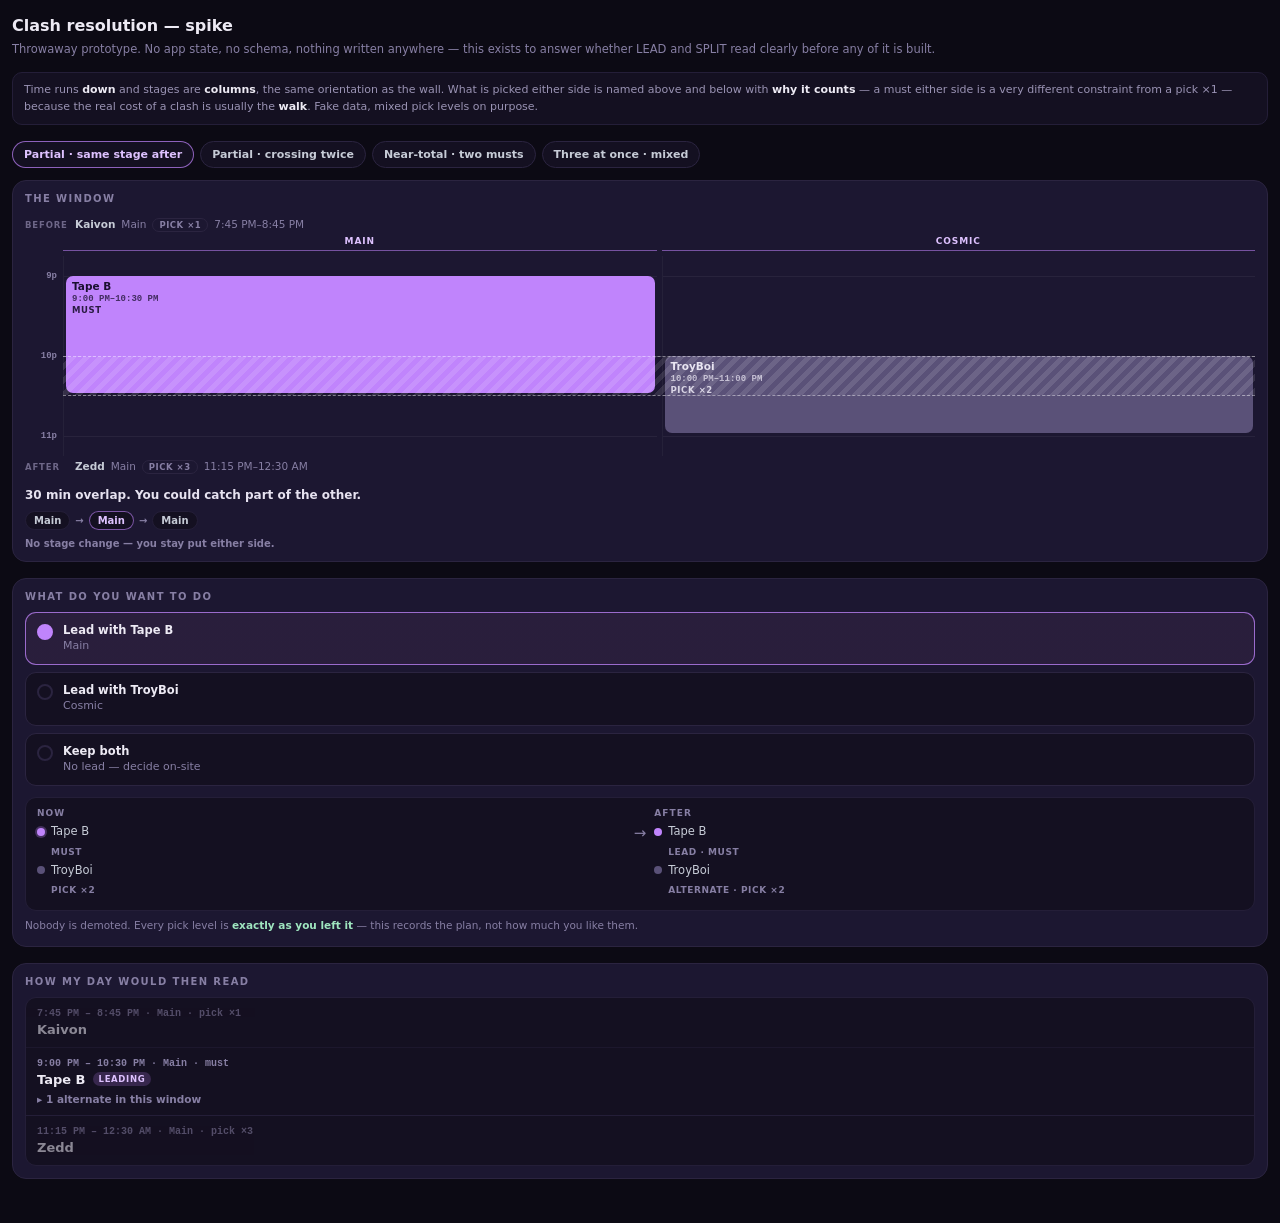
<file: design/clash-spike.html>
<!doctype html>
<html lang="en">
<head>
<meta charset="utf-8">
<meta name="viewport" content="width=device-width, initial-scale=1, viewport-fit=cover">
<title>Clash resolution — spike</title>
<style>
  :root {
    --page:#0C0A14; --card:#141021; --card-unpicked:#1C1731;
    --hairline:#241E38; --border-card:#2B2440;
    --text-header:#EDEAF4; --text-primary:#E6E2F0; --text-body:#C6CBD6;
    --text-tertiary:#877FA4; --brand:192,132,252;
    --lead:#C084FC; --alt:#5A5178; --both:#67B98A; --ctx:#2A2440;
    --r-row:14px; --r-pill:999px;
    /* the wall's own vertical scale: 15 minutes to a 20px row */
    --row-h:20px;
  }
  * { box-sizing:border-box; }
  body { margin:0; background:var(--page); color:var(--text-body);
         font:14px/1.5 -apple-system, system-ui, sans-serif;
         padding:14px 12px calc(28px + env(safe-area-inset-bottom));
         padding-top:calc(14px + env(safe-area-inset-top)); }
  h1 { font-size:16px; color:var(--text-header); margin:0 0 3px; }
  .sub { font-size:11.5px; color:var(--text-tertiary); margin:0 0 14px; }
  .note { background:var(--card); border:1px solid var(--hairline); border-radius:10px;
          padding:9px 11px; font-size:11px; color:#9A93B4; margin-bottom:16px; }
  .note b { color:var(--text-header); }

  .panel { background:var(--card-unpicked); border:1px solid var(--border-card);
           border-radius:var(--r-row); padding:12px; margin-bottom:16px; }
  .panel > h2 { font:800 10px system-ui; letter-spacing:.14em; text-transform:uppercase;
                color:var(--text-tertiary); margin:0 0 10px; }

  /* ---- the vertical timetable: time runs DOWN, stages are columns, exactly
         the wall's orientation. Switching axis between two views of the same
         festival day is the thing that makes people re-read a screen. ---- */
  .tt { display:grid; grid-template-columns:38px 1fr; gap:0; position:relative; }
  .tt-heads { display:grid; gap:5px; margin-bottom:5px; }
  .tt-head { font:800 9px system-ui; letter-spacing:.1em; text-transform:uppercase;
             color:var(--text-tertiary); text-align:center; padding-bottom:4px;
             border-bottom:1px solid var(--hairline); white-space:nowrap;
             overflow:hidden; text-overflow:ellipsis; }
  .tt-head.hot { color:#DEC2FF; border-bottom-color:rgba(var(--brand),.55); }
  .tt-rail { position:relative; }
  .tt-tick { position:absolute; right:6px; font:600 9px ui-monospace,monospace;
             color:var(--text-tertiary); transform:translateY(-50%); white-space:nowrap; }
  .tt-grid { position:relative; display:grid; gap:5px; }
  .tt-col { position:relative; border-left:1px solid rgba(255,255,255,.045); }
  .tt-line { position:absolute; left:0; right:0; height:1px; background:rgba(255,255,255,.05); }

  .blk { position:absolute; left:2px; right:2px; border-radius:7px; padding:4px 6px;
         font:700 10.5px system-ui; overflow:hidden; line-height:1.25;
         transition:background .18s ease, opacity .18s ease, color .18s ease; }
  .blk .t { display:block; font:600 9px ui-monospace,monospace; opacity:.75; margin-top:1px;
             white-space:nowrap; }
  .blk .lv { font:800 8.5px system-ui; letter-spacing:.07em; text-transform:uppercase; opacity:.9; }
  .blk[data-role="lead"] { background:var(--lead); color:#1A1030; }
  .blk[data-role="alt"]  { background:var(--alt); color:#E6E2F0; }
  .blk[data-role="both"] { background:var(--both); color:#0C2A1C; }
  .blk[data-role="ctx"]  { background:var(--ctx); color:#8E86A8;
                           border:1px dashed rgba(255,255,255,.13); }

  /* the shared minutes, banded across every column */
  .tt-lap { position:absolute; left:0; right:0; pointer-events:none;
            background:repeating-linear-gradient(-45deg, rgba(255,255,255,.11) 0 5px, transparent 5px 10px);
            border-top:1px dashed rgba(255,255,255,.42); border-bottom:1px dashed rgba(255,255,255,.42); }
  /* Either side of the window: a MENTION, not a block. It is there to answer
     "where am I coming from and going to", and it has to say WHY it counts —
     a must either side is a very different constraint from a pick x1. */
  .ctx-line { display:flex; align-items:baseline; gap:6px; font-size:10.5px;
              color:var(--text-tertiary); padding:3px 0; }
  .ctx-line .w { font:800 8.5px system-ui; letter-spacing:.1em; text-transform:uppercase;
                 color:#6E6788; flex:none; width:44px; }
  .ctx-line .nm { color:var(--text-body); font-weight:700; }
  .ctx-line .lv { font:700 8.5px system-ui; letter-spacing:.06em; text-transform:uppercase;
                  border:1px solid var(--border-card); border-radius:var(--r-pill);
                  padding:1px 6px; color:var(--text-tertiary); }
  .ctx-line .lv[data-must="1"] { border-color:rgba(var(--brand),.5); color:#DEC2FF; }
  .ctx-line.none { color:#5C556F; }

  .verdict { font:700 12px system-ui; color:var(--text-primary); margin:10px 0 0; }
  .verdict b { color:var(--lead); }
  .verdict .warn { color:#F2B8B5; }

  /* ---- the walk: stage to stage, which is what the overlap really costs ---- */
  .path { display:flex; align-items:center; flex-wrap:wrap; gap:5px; margin-top:9px;
          font:700 10px system-ui; }
  .path .s { background:var(--card); border:1px solid var(--hairline); border-radius:var(--r-pill);
             padding:3px 8px; color:var(--text-body); }
  .path .s.hot { border-color:rgba(var(--brand),.6); color:#DEC2FF; }
  .path .arr { color:var(--text-tertiary); }
  .path .arr.cross { color:#F2B8B5; }
  .path .n { width:100%; font:600 10px system-ui; color:var(--text-tertiary); margin-top:3px; }
  .path .n b { color:#F2B8B5; }

  /* ---- choices ---- */
  .choices { display:flex; flex-direction:column; gap:7px; }
  .choice { display:flex; gap:10px; align-items:flex-start; text-align:left; width:100%;
            background:var(--card); border:1px solid var(--border-card); color:var(--text-body);
            border-radius:11px; padding:10px 11px; cursor:pointer; font:inherit; }
  .choice[aria-pressed="true"] { border-color:rgba(var(--brand),.75);
            background:linear-gradient(0deg, rgba(var(--brand),.12), rgba(var(--brand),.12)), var(--card); }
  .choice .k { font:800 11.5px system-ui; color:var(--text-header); display:block; margin-bottom:1px; }
  .choice .d { font-size:11px; color:var(--text-tertiary); display:block; }
  .choice .dot { flex:none; width:16px; height:16px; border-radius:var(--r-pill);
                 border:2px solid var(--border-card); margin-top:1px; }
  .choice[aria-pressed="true"] .dot { border-color:var(--lead); background:var(--lead); }

  /* ---- before / after ---- */
  .ba { display:grid; grid-template-columns:1fr auto 1fr; gap:8px; align-items:start;
        background:var(--card); border:1px solid var(--hairline); border-radius:11px;
        padding:10px 11px; margin-top:11px; }
  .ba .col { min-width:0; }
  .ba h3 { font:800 9px system-ui; letter-spacing:.12em; text-transform:uppercase;
           color:var(--text-tertiary); margin:0 0 5px; }
  .ba .arrow { color:var(--text-tertiary); font-size:15px; padding-top:14px; }
  .ent { display:flex; align-items:center; gap:6px; font-size:11.5px; margin-bottom:5px; flex-wrap:wrap; }
  .pip { flex:none; width:8px; height:8px; border-radius:var(--r-pill); background:var(--alt); }
  .pip[data-l="4"] { background:var(--lead); box-shadow:0 0 0 2px rgba(192,132,252,.28); }
  .pip[data-l="lead"] { background:var(--lead); }
  .pip[data-l="both"] { background:var(--both); }
  .ent .tag { flex-basis:100%; padding-left:14px; font:700 9px system-ui; letter-spacing:.06em;
              text-transform:uppercase; color:var(--text-tertiary); }
  .unchanged { font-size:10.5px; color:var(--text-tertiary); margin-top:7px; }
  .unchanged b { color:#9FE6C0; }

  /* ---- resulting My Day ---- */
  .day { background:var(--card); border:1px solid var(--hairline); border-radius:11px; overflow:hidden; }
  .slot { padding:10px 11px; border-bottom:1px solid var(--hairline); }
  .slot:last-child { border-bottom:none; }
  .slot.ctx { opacity:.55; }
  .slot-t { font:600 10px ui-monospace,monospace; color:var(--text-tertiary); margin-bottom:3px; }
  .slot-n { font:800 13px system-ui; color:var(--text-header); display:flex; align-items:center;
            gap:7px; flex-wrap:wrap; }
  .badge { font:800 8.5px system-ui; letter-spacing:.08em; text-transform:uppercase;
           padding:2px 6px; border-radius:var(--r-pill); }
  .badge.lead { background:rgba(192,132,252,.2); color:#DEC2FF; }
  .badge.both { background:rgba(103,185,138,.2); color:#9FE6C0; }
  .badge.walk { background:rgba(242,184,181,.16); color:#F2B8B5; }
  .alts { margin-top:6px; }
  .alts summary { font:700 10.5px system-ui; color:var(--text-tertiary); cursor:pointer; list-style:none; }
  .alts summary::-webkit-details-marker { display:none; }
  .alts summary::before { content:'▸ '; }
  .alts[open] summary::before { content:'▾ '; }
  .alt-row { display:block; font-size:11.5px; color:var(--text-body); padding:6px 0 0 12px; }
  .alt-row .nm { font-weight:700; display:block; }
  .alt-row .w { display:block; color:var(--text-tertiary);
                font:600 9.5px ui-monospace,monospace; margin-top:1px; }

  .scen { display:flex; gap:6px; flex-wrap:wrap; margin-bottom:12px; }
  .scen button { background:var(--card); border:1px solid var(--border-card); color:var(--text-body);
                 border-radius:var(--r-pill); padding:6px 11px; font:700 11px system-ui; cursor:pointer; }
  .scen button[aria-pressed="true"] { border-color:rgba(var(--brand),.7); color:#DEC2FF; }
</style>
</head>
<body>

<h1>Clash resolution — spike</h1>
<p class="sub">Throwaway prototype. No app state, no schema, nothing written anywhere —
   this exists to answer whether LEAD and SPLIT read clearly before any of it is built.</p>

<div class="note">
  Time runs <b>down</b> and stages are <b>columns</b>, the same orientation as the
  wall. What is picked either side is named above and below with <b>why it counts</b>
  — a must either side is a very different constraint from a pick&nbsp;×1 — because
  the real cost of a clash is usually the <b>walk</b>. Fake data, mixed pick levels
  on purpose.
</div>

<div class="scen" id="scen"></div>

<div class="panel">
  <h2>The window</h2>
  <div id="tt"></div>
  <div class="verdict" id="verdict"></div>
  <div class="path" id="path"></div>
</div>

<div class="panel">
  <h2>What do you want to do</h2>
  <div class="choices" id="choices"></div>
  <div class="ba" id="ba"></div>
  <div class="unchanged" id="unchanged"></div>
</div>

<div class="panel">
  <h2>How My Day would then read</h2>
  <div class="day" id="day"></div>
</div>

<script>
// ---------------------------------------------------------------------------
// Fake data in the shape gaps.js's dayPlan emits — { name, stage, startMin,
// endMin, level } — so anything that reads well here can be fed the real thing.
// `context` is what is already picked either side of the window: not part of
// the clash, but the reason a clash is expensive or cheap.
// ---------------------------------------------------------------------------
var SCENARIOS = [
  { id:'partial', label:'Partial · same stage after', sets:[
      { name:'Tape B',  stage:'Main',      startMin:21*60,    endMin:22*60+30, level:4 },
      { name:'TroyBoi', stage:'Cosmic',    startMin:22*60,    endMin:23*60,    level:2 },
    ], context:[
      { name:'Kaivon',  stage:'Main',      startMin:19*60+45, endMin:20*60+45, level:1 },
      { name:'Zedd',    stage:'Main',      startMin:23*60+15, endMin:24*60+30, level:3 },
    ]},
  { id:'crossing', label:'Partial · crossing twice', sets:[
      { name:'Tape B',  stage:'Main',      startMin:21*60,    endMin:22*60+30, level:3 },
      { name:'TroyBoi', stage:'Far Field', startMin:22*60,    endMin:23*60,    level:4 },
    ], context:[
      { name:'Kaivon',  stage:'Main',      startMin:19*60+45, endMin:20*60+45, level:2 },
      { name:'Zedd',    stage:'Main',      startMin:23*60+15, endMin:24*60+30, level:4 },
    ]},
  { id:'heavy', label:'Near-total · two musts', sets:[
      { name:'Kx5',     stage:'Main',      startMin:22*60,    endMin:23*60+30, level:4 },
      { name:'Zedd',    stage:'Wormhole',  startMin:22*60+10, endMin:23*60+20, level:4 },
    ], context:[
      { name:'ONHELL',  stage:'Wormhole',  startMin:20*60+30, endMin:21*60+45, level:1 },
    ]},
  { id:'three', label:'Three at once · mixed', sets:[
      { name:'ONHELL',  stage:'Main',      startMin:23*60,    endMin:24*60+30, level:4 },
      { name:'LAYZ',    stage:'Cosmic',    startMin:23*60+20, endMin:24*60+40, level:1 },
      { name:'Trym',    stage:'Bass',      startMin:23*60+40, endMin:25*60,    level:3 },
    ], context:[
      { name:'Obskür',  stage:'Bass',      startMin:21*60+30, endMin:22*60+45, level:2 },
    ]},
];

// picked / must is the app's whole vocabulary for this — never invent a third word
function levelLabel(l) { return l === 4 ? 'must' : 'pick \u00d7' + l; }
// time · stage · level, in that order, everywhere it appears
function metaOf(s) {
  return clock(s.startMin) + '\u2013' + clock(s.endMin) + '  \u00b7  ' + s.stage
    + '  \u00b7  ' + levelLabel(s.level);
}

var state = { scen:'partial', kind:'lead', lead:0 };

function clock(m) {
  var t = ((m % 1440) + 1440) % 1440, h = Math.floor(t/60), mm = t%60;
  var ap = h >= 12 ? 'PM' : 'AM', h12 = h % 12 === 0 ? 12 : h % 12;
  return h12 + ':' + String(mm).padStart(2,'0') + ' ' + ap;
}
function hhmm(m) {
  var t = ((m % 1440) + 1440) % 1440, h = Math.floor(t/60);
  var ap = h >= 12 ? 'p' : 'a', h12 = h % 12 === 0 ? 12 : h % 12;
  return h12 + ap;
}
function scen()    { return SCENARIOS.find(s => s.id === state.scen); }
function sets()    { return scen().sets; }
function context() { return scen().context || []; }
function all()     { return sets().concat(context()); }

function lapWindow() {
  var ss = sets();
  var a = Math.max.apply(null, ss.map(s=>s.startMin));
  var b = Math.min.apply(null, ss.map(s=>s.endMin));
  return b > a ? { a:a, b:b } : null;
}

function roleOf(i) {
  if (state.kind === 'keep') return 'both';
  return i === state.lead ? 'lead' : 'alt';
}
// The set immediately before / after the clash window, from what is already picked.
function beforeSet() {
  var w = Math.min.apply(null, sets().map(s=>s.startMin));
  return context().filter(c => c.endMin <= w).sort((a,b)=>b.endMin-a.endMin)[0] || null;
}
function afterSet() {
  // the first picked set that begins once the EARLIEST clashing set has ended —
  // that is the soonest thing you could already be walking to
  var earliestEnd = Math.min.apply(null, sets().map(s => s.endMin));
  return context()
    .filter(c => c.startMin >= earliestEnd)
    .sort((a, b) => a.startMin - b.startMin)[0] || null;
}

// ---- the vertical timetable ---------------------------------------------
function drawTimetable() {
  var host = document.getElementById('tt');
  host.textContent = '';

  // The grid spans the CLASH only now. The sets either side are mentioned in a
  // line above and below rather than drawn — they were dominating a view whose
  // subject is the overlap, and all they need to contribute is where you are
  // coming from, where you are going, and how strongly.
  var everything = sets();
  var from = Math.floor(Math.min.apply(null, everything.map(s=>s.startMin)) / 15) * 15 - 15;
  var to   = Math.ceil(Math.max.apply(null, everything.map(s=>s.endMin)) / 15) * 15 + 15;
  var rows = (to - from) / 15;
  var H = rows * 20;                                   // 20px per 15 min, like the wall
  var y  = m => ((m - from) / 15) * 20;

  // stage columns, in the order they first appear — canonical enough for a spike
  var stages = [];
  sets().forEach(s => { if (stages.indexOf(s.stage) < 0) stages.push(s.stage); });
  var hot = new Set(sets().map(s => s.stage));

  // heads
  var heads = document.createElement('div');
  heads.className = 'tt-heads';
  heads.style.gridTemplateColumns = 'repeat(' + stages.length + ', minmax(0,1fr))';
  heads.style.marginLeft = '38px';
  stages.forEach(function (st) {
    var h = document.createElement('div');
    h.className = 'tt-head' + (hot.has(st) ? ' hot' : '');
    h.textContent = st;
    heads.appendChild(h);
  });
  host.appendChild(ctxLine('before', beforeSet()));
  host.appendChild(heads);

  var tt = document.createElement('div');
  tt.className = 'tt';

  // hour rail
  var rail = document.createElement('div');
  rail.className = 'tt-rail';
  rail.style.height = H + 'px';
  for (var m = Math.ceil(from/60)*60; m <= to; m += 60) {
    var tick = document.createElement('div');
    tick.className = 'tt-tick';
    tick.style.top = y(m) + 'px';
    tick.textContent = hhmm(m);
    rail.appendChild(tick);
  }
  tt.appendChild(rail);

  // grid of stage columns
  var grid = document.createElement('div');
  grid.className = 'tt-grid';
  grid.style.gridTemplateColumns = 'repeat(' + stages.length + ', minmax(0,1fr))';
  grid.style.height = H + 'px';

  stages.forEach(function (st) {
    var col = document.createElement('div');
    col.className = 'tt-col';
    col.style.height = H + 'px';
    for (var mm = Math.ceil(from/60)*60; mm <= to; mm += 60) {
      var ln = document.createElement('div');
      ln.className = 'tt-line';
      ln.style.top = y(mm) + 'px';
      col.appendChild(ln);
    }
    grid.appendChild(col);
  });

  function place(s, role) {
    var col = grid.children[stages.indexOf(s.stage)];
    var b = document.createElement('div');
    b.className = 'blk';
    b.dataset.role = role;
    b.style.top = y(s.startMin) + 'px';
    b.style.height = Math.max(26, y(s.endMin) - y(s.startMin) - 3) + 'px';
    var n = document.createElement('span'); n.textContent = s.name;
    var t = document.createElement('span'); t.className = 't';
    t.textContent = clock(s.startMin) + '–' + clock(s.endMin);
    var lv = document.createElement('span'); lv.className = 't lv';
    lv.textContent = levelLabel(s.level);
    b.append(n, t, lv);
    col.appendChild(b);
  }
  sets().forEach((s, i) => place(s, roleOf(i)));

  // shared minutes, banded across the whole grid
  var lap = lapWindow();
  if (lap) {
    var band = document.createElement('div');
    band.className = 'tt-lap';
    band.style.top = y(lap.a) + 'px';
    band.style.height = (y(lap.b) - y(lap.a)) + 'px';
    grid.appendChild(band);
  }
  tt.appendChild(grid);

  host.appendChild(tt);
  host.appendChild(ctxLine('after', afterSet()));
}

function ctxLine(which, c) {
  var el = document.createElement('div');
  el.className = 'ctx-line' + (c ? '' : ' none');
  var w = document.createElement('span'); w.className = 'w'; w.textContent = which;
  el.appendChild(w);
  if (!c) { el.appendChild(document.createTextNode('nothing picked')); return el; }
  var nm = document.createElement('span'); nm.className = 'nm'; nm.textContent = c.name;
  var lv = document.createElement('span'); lv.className = 'lv';
  lv.dataset.must = c.level === 4 ? '1' : '0';
  lv.textContent = levelLabel(c.level);
  el.append(nm, document.createTextNode(c.stage), lv,
            document.createTextNode(clock(c.startMin) + '–' + clock(c.endMin)));
  return el;
}

// ---- verdict -------------------------------------------------------------
function drawVerdict() {
  var el = document.getElementById('verdict');
  el.textContent = '';
  var ss = sets(), lap = lapWindow();
  if (!lap) { el.textContent = 'These do not actually overlap.'; return; }
  var mins = lap.b - lap.a;
  var frag = document.createDocumentFragment();
  frag.appendChild(document.createTextNode(mins + ' min overlap. '));

  if (state.kind === 'keep') {
    frag.appendChild(document.createTextNode('All of them stay in the day — '));
    var b2 = document.createElement('b');
    b2.textContent = ss.map(x => x.name).join(', ');
    frag.append(b2, document.createTextNode('. How you split it is yours on the day.'));
  } else {
    var shortest = Math.min.apply(null, ss.map(s2 => s2.endMin - s2.startMin));
    var frac = Math.round((mins / shortest) * 100);
    frag.appendChild(document.createTextNode(
      frac >= 80 ? 'Effectively the same slot — one of these.'
      : frac >= 40 ? 'You could catch part of the other.'
      : 'Small enough to see both.'));
  }
  el.appendChild(frag);
}

// ---- the walk ------------------------------------------------------------
// The stage sequence you would actually move through, so a clash between two
// adjacent stages reads differently from one that sends you across the site
// and back to where you already were.
function drawPath() {
  var el = document.getElementById('path');
  el.textContent = '';
  var ss = sets();
  var b = beforeSet(), a = afterSet();

  var seq = [];
  if (b) seq.push({ label:b.stage, hot:false });
  if (state.kind === 'keep') {
    ss.slice().sort((x,y)=>x.startMin-y.startMin).forEach(s => seq.push({ label:s.stage, hot:true }));
  } else {
    seq.push({ label: ss[state.lead].stage, hot:true });
  }
  if (a) seq.push({ label:a.stage, hot:false });

  var crossings = 0;
  seq.forEach(function (s, i) {
    if (i) {
      var arr = document.createElement('span');
      var cross = seq[i-1].label !== s.label && s.label !== '?' && seq[i-1].label !== '?';
      if (cross) crossings++;
      arr.className = 'arr' + (cross ? ' cross' : '');
      arr.textContent = cross ? '⇥' : '→';
      el.appendChild(arr);
    }
    var chip = document.createElement('span');
    chip.className = 's' + (s.hot ? ' hot' : '');
    chip.textContent = s.label;
    el.appendChild(chip);
  });

  var n = document.createElement('span');
  n.className = 'n';
  if (crossings === 0) n.innerHTML = 'No stage change — you stay put either side.';
  else n.innerHTML = crossings + ' stage change' + (crossings > 1 ? 's' : '')
       + ' — <b>budget the walk</b>, and remember it comes out of the set you are leaving.';
  el.appendChild(n);
}

// ---- choices -------------------------------------------------------------
function drawChoices() {
  var host = document.getElementById('choices');
  host.textContent = '';
  var ss = sets();
  ss.forEach(function (s, i) {
    add('lead', i, 'Lead with ' + s.name, s.stage);
  });
  // ONE option, not two. "See both" and "Decide on-site" described the same
  // intent once the invented handover time was removed: no lead, nobody
  // dropped, sort it out when you are standing there. Two buttons for one
  // intent is a choice the person has to think about and cannot get right.
  add('keep', null, ss.length === 2 ? 'Keep both' : 'Keep all ' + ss.length,
      'No lead \u2014 decide on-site');

  function add(kind, lead, k, d) {
    var b = document.createElement('button');
    b.className = 'choice'; b.type = 'button';
    var on = state.kind === kind && (kind !== 'lead' || state.lead === lead);
    b.setAttribute('aria-pressed', String(on));
    var dot = document.createElement('span'); dot.className = 'dot';
    var wrap = document.createElement('span');
    var kk = document.createElement('span'); kk.className = 'k'; kk.textContent = k;
    wrap.appendChild(kk);
    if (d) { var dd = document.createElement('span'); dd.className = 'd'; dd.textContent = d; wrap.appendChild(dd); }
    b.append(dot, wrap);
    b.addEventListener('click', function () {
      state.kind = kind;
      if (kind === 'lead') state.lead = lead;
      render();
    });
    host.appendChild(b);
  }
}

// ---- before / after ------------------------------------------------------
function drawBeforeAfter() {
  var host = document.getElementById('ba');
  host.textContent = '';
  var ss = sets();
  var before = col('Now', ss.map(s => ({ name:s.name, level:s.level,
    tag: levelLabel(s.level) })));
  var arrow = document.createElement('div'); arrow.className = 'arrow'; arrow.textContent = '→';
  var after = col('After', ss.map(function (s, i) {
    var tag = levelLabel(s.level);
    if (state.kind === 'lead')  return { name:s.name, level:i === state.lead ? 'lead' : s.level,
                                         tag:(i === state.lead ? 'lead · ' : 'alternate · ') + tag };
    return { name:s.name, level:'both', tag:'kept · ' + tag };
  }));
  host.append(before, arrow, after);
  document.getElementById('unchanged').innerHTML =
    'Nobody is demoted. Every pick level is <b>exactly as you left it</b> — '
    + 'this records the plan, not how much you like them.';

  function col(title, rows) {
    var c = document.createElement('div'); c.className = 'col';
    var h = document.createElement('h3'); h.textContent = title; c.appendChild(h);
    rows.forEach(function (r) {
      var e = document.createElement('div'); e.className = 'ent';
      var p = document.createElement('span'); p.className = 'pip'; p.dataset.l = String(r.level);
      var n = document.createElement('span'); n.textContent = r.name;
      var t = document.createElement('span'); t.className = 'tag'; t.textContent = r.tag;
      e.append(p, n, t); c.appendChild(e);
    });
    return c;
  }
}

// ---- My Day --------------------------------------------------------------
function drawDay() {
  var host = document.getElementById('day');
  host.textContent = '';
  var ss = sets(), b = beforeSet(), a = afterSet();
  if (b) host.appendChild(slot(clock(b.startMin) + ' – ' + clock(b.endMin), b.name, b.stage, null, [], true, null, levelLabel(b.level)));

  if (state.kind === 'keep') {
    // Every set keeps its REAL time and every one of them is listed. This is
    // the least lossy thing the day can say: the clash is settled, nobody was
    // dropped, and the summary is not hiding an artist you had considered.
    var ordered = ss.slice().sort((x,y)=>x.startMin-y.startMin);
    ordered.forEach(function (s, i) {
      // The walk flag belongs on THIS set when the NEXT one is somewhere else.
      // The thing you have to DO is get out early, and you do that during the
      // set you are already standing in — not when you arrive.
      var next = ordered[i + 1];
      host.appendChild(slot(clock(s.startMin) + ' – ' + clock(s.endMin), s.name, s.stage, 'both', [], false,
        next ? next.stage : null, levelLabel(s.level)));
    });
  } else {
    var lead = ss[state.lead];
    host.appendChild(slot(clock(lead.startMin) + ' – ' + clock(lead.endMin), lead.name, lead.stage, 'lead',
      ss.filter((_, i) => i !== state.lead).map(s => ({ name:s.name, w: metaOf(s) })),
      false, null, levelLabel(lead.level)));
  }

  if (a) host.appendChild(slot(clock(a.startMin) + ' – ' + clock(a.endMin), a.name, a.stage, null, [], true, null, levelLabel(a.level)));

  // `walk` is the stage you head to NEXT, or null — see the note at the call site
  function slot(t, name, stage, badge, alts, muted, walk, lvl) {
    var d = document.createElement('div'); d.className = 'slot' + (muted ? ' ctx' : '');
    var tt = document.createElement('div'); tt.className = 'slot-t';
    tt.textContent = t + (stage ? '  ·  ' + stage : '') + (lvl ? '  ·  ' + lvl : '');
    var nn = document.createElement('div'); nn.className = 'slot-n';
    nn.appendChild(document.createTextNode(name));
    if (badge) {
      var bd = document.createElement('span'); bd.className = 'badge ' + badge;
      bd.textContent = badge === 'lead' ? 'leading' : 'your call';
      nn.appendChild(bd);
    }
    if (walk && walk !== stage) {
      var wk = document.createElement('span'); wk.className = 'badge walk';
      wk.textContent = 'leave early \u2192 ' + walk;
      nn.appendChild(wk);
    }
    d.append(tt, nn);
    if (alts && alts.length) {
      var det = document.createElement('details'); det.className = 'alts';
      var sum = document.createElement('summary');
      sum.textContent = alts.length + ' alternate' + (alts.length > 1 ? 's' : '') + ' in this window';
      det.appendChild(sum);
      alts.forEach(function (x) {
        var r = document.createElement('div'); r.className = 'alt-row';
        var n = document.createElement('span'); n.className = 'nm'; n.textContent = x.name;
        var w = document.createElement('span'); w.className = 'w'; w.textContent = x.w;
        r.append(n, w); det.appendChild(r);
      });
      d.appendChild(det);
    }
    return d;
  }
}

function drawScenarios() {
  var host = document.getElementById('scen');
  host.textContent = '';
  SCENARIOS.forEach(function (s) {
    var b = document.createElement('button');
    b.type = 'button'; b.textContent = s.label;
    b.setAttribute('aria-pressed', String(state.scen === s.id));
    b.addEventListener('click', function () {
      state.scen = s.id; state.lead = 0; render();
    });
    host.appendChild(b);
  });
}

function render() {
  drawScenarios(); drawTimetable(); drawVerdict(); drawPath();
  drawChoices(); drawBeforeAfter(); drawDay();
}
render();
</script>
</body>
</html>
</file>
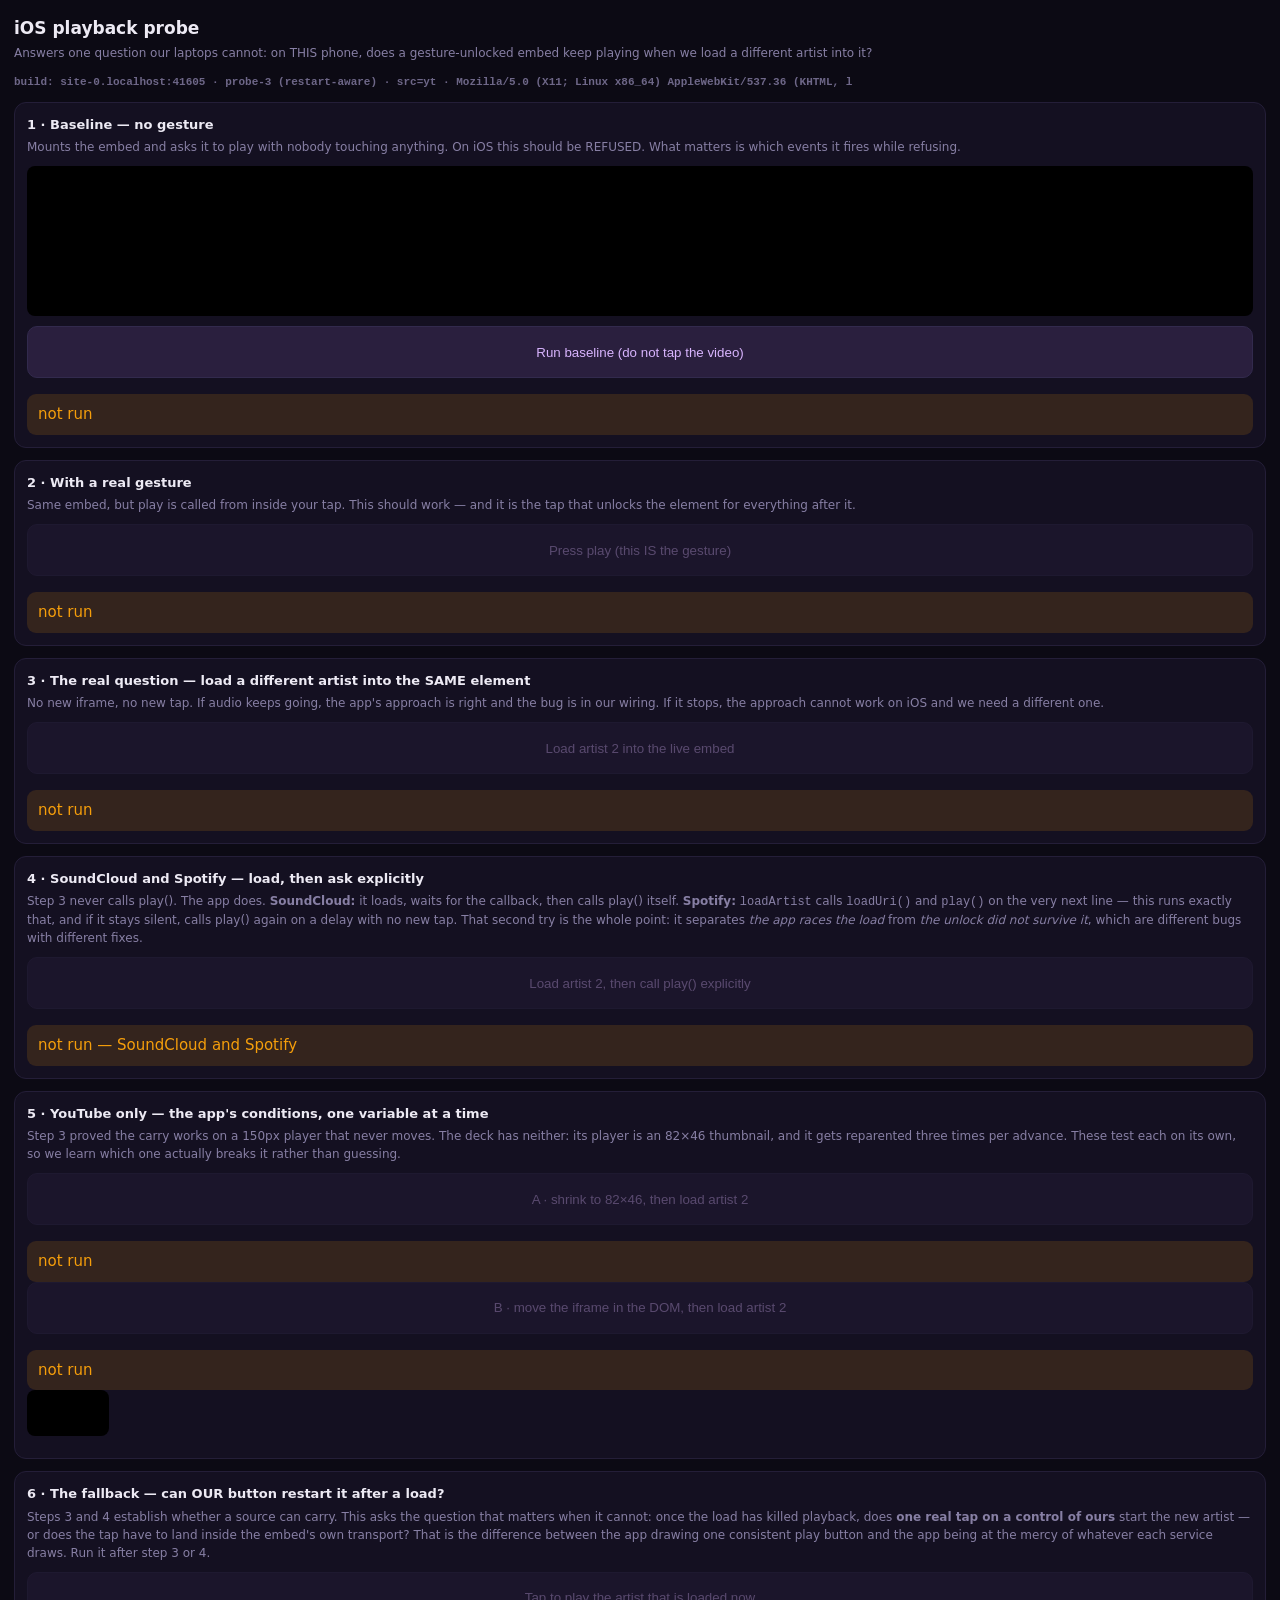
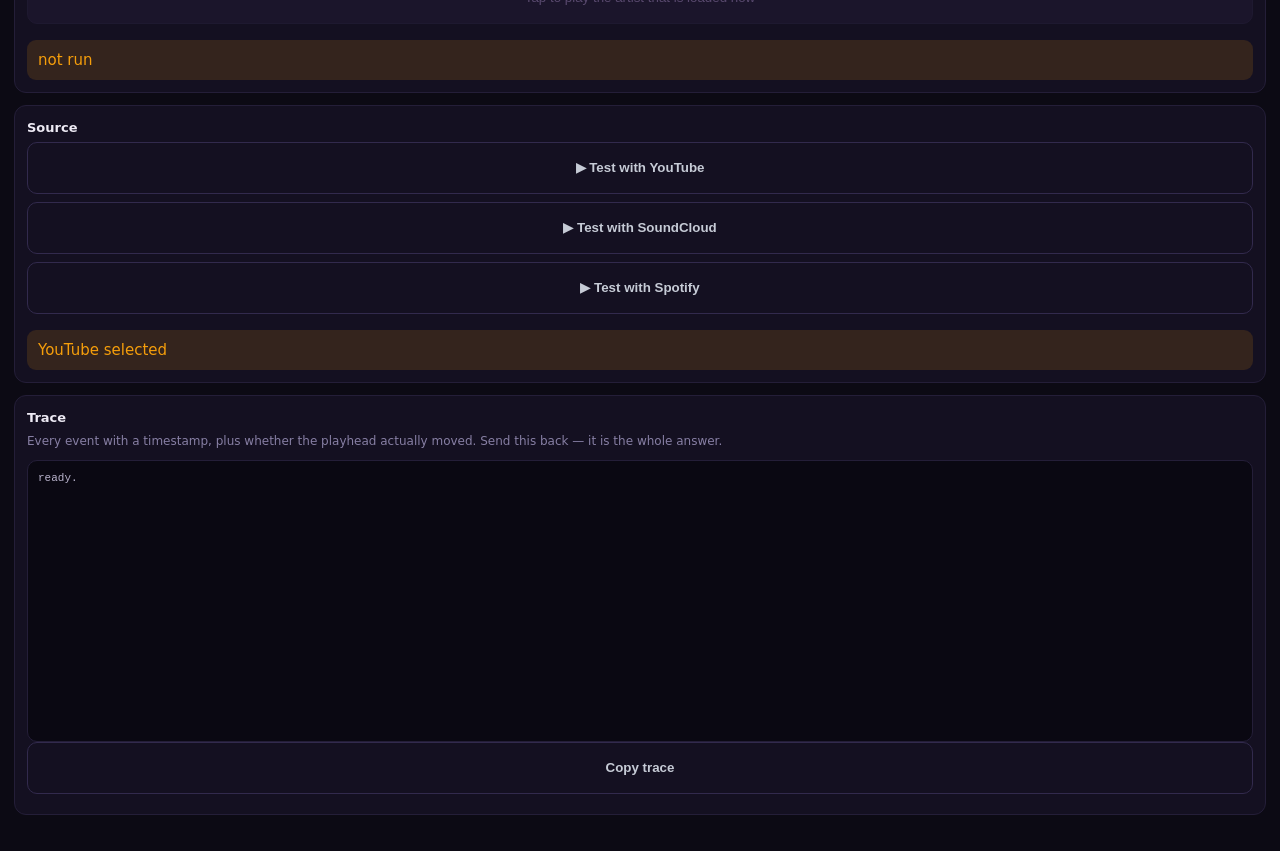
<file: design/ios-playback-probe.html>
<!doctype html>
<html lang="en">
<head>
<meta charset="utf-8">
<meta name="viewport" content="width=device-width, initial-scale=1, viewport-fit=cover">
<title>iOS playback probe — Festival Navigator</title>
<style>
  :root { --ok:#10B981; --bad:#F87171; --wait:#F59E0B; }
  body { margin:0; background:#0C0A14; color:#C6CBD6;
         font:15px/1.5 -apple-system, system-ui, sans-serif;
         padding:16px 14px calc(24px + env(safe-area-inset-bottom));
         padding-top:calc(16px + env(safe-area-inset-top)); }
  h1 { font-size:17px; color:#EDEAF4; margin:0 0 2px; }
  .sub { font-size:12px; color:#877FA4; margin:0 0 14px; }
  .stamp { font:600 11px ui-monospace,monospace; color:#6E6788; margin-bottom:14px; }
  .step { border:1px solid #241E38; border-radius:12px; padding:12px; margin-bottom:12px; background:#141021; }
  .step h2 { font-size:13px; color:#EDEAF4; margin:0 0 4px; }
  .step p { font-size:12px; color:#877FA4; margin:0 0 10px; }
  button { -webkit-appearance:none; appearance:none; width:100%; min-height:52px;
           border-radius:10px; border:1px solid #322A4D; background:rgba(192,132,252,.13);
           color:#D8B4FE; font:800 15px inherit; cursor:pointer; margin-bottom:8px;
           touch-action:manipulation; }
  button:disabled { opacity:.35; }
  button.ghost { background:transparent; color:#C6CBD6; font-weight:700; }
  .verdict { font:800 13px inherit; padding:9px 11px; border-radius:9px; margin-top:8px; }
  .verdict.ok   { background:rgba(16,185,129,.14); color:var(--ok); }
  .verdict.bad  { background:rgba(248,113,113,.14); color:var(--bad); }
  .verdict.wait { background:rgba(245,158,11,.14); color:var(--wait); }
  #log { white-space:pre-wrap; word-break:break-word; font:500 11px/1.45 ui-monospace,monospace;
         color:#B9B3CC; background:#0A0812; border:1px solid #241E38; border-radius:10px;
         padding:10px; height:260px; overflow:auto; margin-top:4px; }
  .stage { height:150px; background:#000; border-radius:8px; overflow:hidden; margin-bottom:10px; }
  .stage iframe, .stage > div { width:100%; height:100%; border:0; display:block; }
</style>
</head>
<body>

<h1>iOS playback probe</h1>
<p class="sub">Answers one question our laptops cannot: on THIS phone, does a
gesture-unlocked embed keep playing when we load a different artist into it?</p>
<div class="stamp" id="stamp">build: reading…</div>

<div class="step">
  <h2>1 · Baseline — no gesture</h2>
  <p>Mounts the embed and asks it to play with nobody touching anything. On iOS this
     should be REFUSED. What matters is which events it fires while refusing.</p>
  <div class="stage" id="stage-a"></div>
  <button id="run-a">Run baseline (do not tap the video)</button>
  <div class="verdict wait" id="v-a">not run</div>
</div>

<div class="step">
  <h2>2 · With a real gesture</h2>
  <p>Same embed, but play is called from inside your tap. This should work — and it is
     the tap that unlocks the element for everything after it.</p>
  <button id="run-b" disabled>Press play (this IS the gesture)</button>
  <div class="verdict wait" id="v-b">not run</div>
</div>

<div class="step">
  <h2>3 · The real question — load a different artist into the SAME element</h2>
  <p>No new iframe, no new tap. If audio keeps going, the app's approach is right and
     the bug is in our wiring. If it stops, the approach cannot work on iOS and we
     need a different one.</p>
  <button id="run-c" disabled>Load artist 2 into the live embed</button>
  <div class="verdict wait" id="v-c">not run</div>
</div>

<div class="step">
  <h2>4 · SoundCloud and Spotify — load, then ask explicitly</h2>
  <p>Step 3 never calls play(). The app does. <b>SoundCloud:</b> it loads, waits
     for the callback, then calls play() itself. <b>Spotify:</b> <code>loadArtist</code>
     calls <code>loadUri()</code> and <code>play()</code> on the very next line —
     this runs exactly that, and if it stays silent, calls play() again on a delay
     with no new tap. That second try is the whole point: it separates <i>the app
     races the load</i> from <i>the unlock did not survive it</i>, which are
     different bugs with different fixes.</p>
  <button id="run-d" disabled>Load artist 2, then call play() explicitly</button>
  <div class="verdict wait" id="v-d">not run — SoundCloud and Spotify</div>
</div>

<div class="step">
  <h2>5 · YouTube only — the app's conditions, one variable at a time</h2>
  <p>Step 3 proved the carry works on a 150px player that never moves. The deck
     has neither: its player is an 82&times;46 thumbnail, and it gets reparented
     three times per advance. These test each on its own, so we learn which one
     actually breaks it rather than guessing.</p>
  <button id="run-e1" disabled>A · shrink to 82&times;46, then load artist 2</button>
  <div class="verdict wait" id="v-e1">not run</div>
  <button id="run-e2" disabled>B · move the iframe in the DOM, then load artist 2</button>
  <div class="verdict wait" id="v-e2">not run</div>
  <div class="stage" id="stage-b" style="height:46px;width:82px;"></div>
</div>

<div class="step">
  <h2>6 · The fallback — can OUR button restart it after a load?</h2>
  <p>Steps 3 and 4 establish whether a source can carry. This asks the question
     that matters when it cannot: once the load has killed playback, does
     <b>one real tap on a control of ours</b> start the new artist — or does the
     tap have to land inside the embed's own transport? That is the difference
     between the app drawing one consistent play button and the app being at the
     mercy of whatever each service draws. Run it after step 3 or 4.</p>
  <button id="run-f" disabled>Tap to play the artist that is loaded now</button>
  <div class="verdict wait" id="v-f">not run</div>
</div>

<div class="step">
  <h2>Source</h2>
  <button class="ghost" id="src-yt">▶ Test with YouTube</button>
  <button class="ghost" id="src-sc">▶ Test with SoundCloud</button>
  <button class="ghost" id="src-sp">▶ Test with Spotify</button>
  <div class="verdict wait" id="v-src">YouTube selected</div>
</div>

<div class="step">
  <h2>Trace</h2>
  <p>Every event with a timestamp, plus whether the playhead actually moved.
     Send this back — it is the whole answer.</p>
  <div id="log">ready.
</div>
  <button class="ghost" id="copy">Copy trace</button>
</div>

<script>
// Two REAL artists, read out of data/festivals/ubbi-dubbi-2026.json — both
// carry a YouTube id, a SoundCloud slug and a Spotify artist id. Do not
// hand-write ids here: an embed-disabled video fails with YT ERROR 150 and the
// probe then measures nothing but our own typo.
var ARTISTS = [
  { name: 'Tape B',  yt: 'x-fYL7jm7eg', sc: 'tape-b-official', sp: '59tlsKpLWoLTxjNNS2wdPi' },
  { name: 'TroyBoi', yt: '0Ahjqyo876s', sc: 'troyboi',         sp: '0tvpihdAsKiNnP6sWS3jUI' }
];
// ?src=yt|sc|sp picks the source at load. The three buttons at the bottom still
// work, but they carry a "reload to start clean" caveat that a driver forgets;
// setting it in the URL cannot be forgotten, and one fewer tap is one fewer
// mis-tap.
var source = (/[?&]src=(yt|sc|sp)\b/.exec(location.search) || [null, 'yt'])[1];
var t0 = Date.now();
var logEl = document.getElementById('log');
var lines = [];

function log(msg) {
  var line = '+' + String(Date.now() - t0).padStart(5, ' ') + 'ms  ' + msg;
  lines.push(line);
  logEl.textContent += '\n' + line;
  logEl.scrollTop = logEl.scrollHeight;
}

// ---- opt-in trace beacon (?log=1) ------------------------------------------
// A phone or a simulator cannot be asked to read its own screen back reliably,
// and a screenshot of a log pane is the weakest possible evidence. With ?log=1
// the whole trace is POSTed to /probe-log on a timer, so whoever is driving can
// read it as a file. Whole snapshots, last write wins — no ordering to get
// wrong. Off unless asked for, and it never touches the measurement path.
if (/[?&]log=1/.test(location.search)) {
  // Tagged per PAGE INSTANCE. A tab left open from an earlier run keeps
  // beaconing its own (stale) trace, and without this the newest run and the
  // oldest one take turns overwriting each other — which cost a step's result
  // to spot. The id makes the two separable at the sink.
  var runId = String(Date.now()).slice(-7) + '-' + Math.floor(Math.random() * 9000 + 1000);
  log('trace id ' + runId + '  src=' + source);
  setInterval(function () {
    // Only the FOREGROUND tab reports. Every earlier run left a backgrounded
    // tab that kept beaconing its own finished trace, so "the newest file" was
    // whichever stale tab last ticked rather than the run being driven — twice
    // that handed me the wrong source's results. A hidden page has nothing to
    // say.
    if (document.visibilityState !== 'visible') return;
    try {
      fetch('/probe-log?id=' + runId, { method: 'POST', body: lines.join('\n'), keepalive: true })
        .catch(function () {});
    } catch (e) { /* a dead sink must never break the probe */ }
  }, 800);
}

// ---- is the tap real? -------------------------------------------------------
// Everything below step 1 is gated on a genuine user gesture, and a
// JS-synthesized click carries isTrusted:false — iOS does not accept it. An
// automated run that cannot produce a trusted tap will report "refused" for
// every step and look exactly like a platform finding. So record it, on every
// press, and never reason about a refusal without checking this line first.
document.addEventListener('click', function (e) {
  var b = e.target && e.target.closest ? e.target.closest('button') : null;
  if (b && b.id) log('tap #' + b.id + '  isTrusted=' + e.isTrusted);
}, true);
function verdict(id, state, text) {
  var el = document.getElementById(id);
  el.className = 'verdict ' + state;
  el.textContent = text;
}

// ---- ?compact=1 — for a driver, human or otherwise ------------------------
// Hides the prose so every control fits in a screen or two, which is what makes
// an automated run tap the button it meant to. The STAGES keep their real size
// deliberately: an embed asked to play inside a collapsed box gets refused for
// being invisible, and that would be a measurement artifact dressed as a
// platform finding.
if (/[?&]compact=1/.test(location.search)) {
  var st = document.createElement('style');
  st.textContent = '.sub,.step p{display:none}.step{padding:8px;margin-bottom:8px}'
    + '.step h2{font-size:11px;margin:0 0 6px}button{min-height:44px;font-size:13px;margin-bottom:6px}'
    + '.verdict{font-size:11px;padding:6px 8px;margin-top:6px}#log{height:120px}';
  document.head.appendChild(st);
}

document.getElementById('stamp').textContent =
  'build: ' + document.location.host + ' · probe-3 (restart-aware) · src=' + source + ' · ' + navigator.userAgent.slice(0, 60);

// ---- position sampling: the only honest proof that sound is happening -------
// A PLAY event is a claim. A playhead that has MOVED is evidence. Everything in
// this probe judges on movement, because on iOS the embeds fire PLAY and then
// sit at zero when the platform refuses them.
// A climbing playhead is not by itself proof that the NEW artist is playing —
// it is equally what the OLD one looks like when a load never took effect on
// the audio. Measured on an iPhone 2026-08-05: after a Spotify loadUri the
// positions read 11.68 → 15.69, a smooth continuation of artist 1's clock,
// while artist 2 had not started at all. The first version of this probe called
// that a carry. It was not.
//
// So classify on the SHAPE, not on movement alone. A new item beginning shows
// up as the clock going BACKWARDS — the only signal that separates "the next
// artist started" from "the last one never stopped".
function classify(samples, posBefore) {
  var restartAt = -1;
  for (var i = 1; i < samples.length; i++) {
    if (samples[i] < samples[i - 1] - 0.5) restartAt = i;
  }
  if (restartAt < 0 && posBefore !== null && samples.length && samples[0] < posBefore - 0.5) restartAt = 0;
  var tail = samples.slice(restartAt < 0 ? 0 : restartAt);
  var climbed = tail.length > 1 && tail[tail.length - 1] > tail[0] + 0.15;
  // `started` is the question every caller actually wants answered: is the
  // INCOMING item playing? That needs a climb AND evidence of a beginning —
  // either the clock went backwards, or it was already parked at zero and there
  // was nothing to go backwards from. Callers that tested `climbed` alone
  // reported the old item still running as a success, which is the same mistake
  // the movement-only test made, one level down.
  var fromZero = posBefore !== null && posBefore < 0.5;
  return { restarted: restartAt >= 0, climbed: climbed, started: climbed && (restartAt >= 0 || fromZero) };
}

function watchPosition(readPos, ms, done) {
  var samples = [];
  var start = Date.now();
  var iv = setInterval(function () {
    var p = 0;
    try { p = readPos() || 0; } catch (e) { p = -1; }
    samples.push(Math.round(p * 1000) / 1000);
    if (Date.now() - start >= ms) {
      clearInterval(iv);
      var moved = samples.length > 1 && samples[samples.length - 1] > samples[0] + 0.15;
      log('   positions: [' + samples.join(', ') + ']  moved=' + moved);
      done(moved, samples);
    }
  }, 400);
}

// ---- YouTube ---------------------------------------------------------------
var yt = null, ytReady = false;
function loadYT(cb) {
  if (window.YT && window.YT.Player) return cb(window.YT);
  window.onYouTubeIframeAPIReady = function () { cb(window.YT); };
  var s = document.createElement('script');
  s.src = 'https://www.youtube.com/iframe_api';
  document.head.appendChild(s);
}
function mountYT(cb) {
  var host = document.createElement('div');
  document.getElementById('stage-a').appendChild(host);
  loadYT(function (YT) {
    yt = new YT.Player(host, {
      width: '100%', height: '100%', videoId: ARTISTS[0].yt,
      playerVars: { playsinline: 1, rel: 0, autoplay: 0, controls: 1 },
      events: {
        onReady: function () { ytReady = true; log('YT onReady'); cb(); },
        onStateChange: function (e) { log('YT state -> ' + e.data + ' (1=playing 2=paused 3=buffering 5=cued)'); },
        onError: function (e) { log('YT ERROR ' + e.data); }
      }
    });
  });
}
function ytPos() { return yt && yt.getCurrentTime ? yt.getCurrentTime() : 0; }

// ---- SoundCloud ------------------------------------------------------------
var scWidget = null, scIframe = null;
function loadSC(cb) {
  if (window.SC && window.SC.Widget) return cb();
  var s = document.createElement('script');
  s.src = 'https://w.soundcloud.com/player/api.js';
  s.onload = cb;
  document.head.appendChild(s);
}
var scPos = 0;
function mountSC(cb) {
  scIframe = document.createElement('iframe');
  scIframe.allow = 'autoplay';
  scIframe.src = 'https://w.soundcloud.com/player/?url=' +
    encodeURIComponent('https://soundcloud.com/' + ARTISTS[0].sc) +
    '&auto_play=false&hide_related=true&show_comments=false&visual=false';
  document.getElementById('stage-a').appendChild(scIframe);
  loadSC(function () {
    scWidget = window.SC.Widget(scIframe);
    scWidget.bind(window.SC.Widget.Events.READY, function () { log('SC READY'); cb(); });
    scWidget.bind(window.SC.Widget.Events.PLAY, function () { log('SC PLAY event'); });
    scWidget.bind(window.SC.Widget.Events.PAUSE, function () { log('SC PAUSE event'); });
    scWidget.bind(window.SC.Widget.Events.PLAY_PROGRESS, function (e) {
      scPos = (e && e.currentPosition ? e.currentPosition : 0) / 1000;
    });
    scWidget.bind(window.SC.Widget.Events.ERROR, function () { log('SC ERROR'); });
  });
}

// ---- Spotify ---------------------------------------------------------------
// Mirrors js/discovery/player.js's buildSpotify deliberately: same script, same
// createController shape, same artist URI, and a NUMBER for height (Spotify
// picks its layout from the height it is HANDED, not from the box it lands in).
// A probe that mounts it differently from the app is measuring a different
// thing.
//
// Position comes off playback_update, whose position/duration are in
// MILLISECONDS. Everything else in this file is seconds, so the conversion
// happens here and nowhere else.
var spCtl = null, spPos = 0, spDur = 0, spPaused = null, spDurLogged = false;
function loadSPApi(cb) {
  if (window.__probeSpotifyApi) return cb(window.__probeSpotifyApi);
  window.onSpotifyIframeApiReady = function (api) { window.__probeSpotifyApi = api; cb(api); };
  var s = document.createElement('script');
  s.src = 'https://open.spotify.com/embed/iframe-api/v1';
  s.async = true;
  document.head.appendChild(s);
}
function mountSP(cb) {
  var node = document.createElement('div');
  document.getElementById('stage-a').appendChild(node);
  loadSPApi(function (api) {
    api.createController(node, {
      uri: 'spotify:artist:' + ARTISTS[0].sp, width: '100%', height: 150
    }, function (c) {
      spCtl = c;
      // Fires once per controller, then again on every state change. isPaused
      // is a claim like any PLAY event; the position beside it is the evidence.
      c.addListener('playback_update', function (e) {
        var d = (e && e.data) || {};
        spPos = (d.position || 0) / 1000;
        if (d.duration) spDur = d.duration / 1000;
        if (!spDurLogged && d.duration) {
          spDurLogged = true;
          log('SP duration ' + Math.round(d.duration / 1000) + 's'
            + (d.duration <= 31000 ? ' — a 30-second preview, so keep each step short' : ''));
        }
        if (d.isPaused !== spPaused) {
          spPaused = d.isPaused;
          log('SP ' + (d.isPaused ? 'PAUSE' : 'PLAY') + ' event');
        }
      });
      // Proceed on ready, but never hang on it: a controller that never reports
      // ready is itself a finding, and the steps below can still be run.
      var started = false;
      var go = function (why) { if (started) return; started = true; log('SP ' + why); cb(); };
      c.addListener('ready', function () { go('ready'); });
      setTimeout(function () { go('ready never fired within 4s — continuing anyway'); }, 4000);
    });
  });
}

// ---- one dispatch per source, so a step reads as a step --------------------
function mountFor(cb) { (source === 'yt' ? mountYT : source === 'sc' ? mountSC : mountSP)(cb); }
function playNow() {
  if (source === 'yt') yt.playVideo();
  else if (source === 'sc') scWidget.play();
  else spCtl.play();
}
function posNow() { return source === 'yt' ? ytPos() : source === 'sc' ? scPos : spPos; }
// Spotify's controller owns its iframe — we never hold a handle to it, so the
// identity check reads it back out of the stage.
function frameNow() {
  if (source === 'yt') return yt && yt.getIframe ? yt.getIframe() : null;
  if (source === 'sc') return scIframe;
  return document.getElementById('stage-a').querySelector('iframe');
}

// ---- steps -----------------------------------------------------------------
document.getElementById('run-a').addEventListener('click', function () {
  this.disabled = true;
  t0 = Date.now();
  log('=== STEP 1: no gesture, source=' + source + ' ===');
  mountFor(function () {
    log('mounted; calling play() with no gesture in scope');
    // Deliberately deferred: a call inside this handler would still be inside
    // the tap that started the probe, which is the thing we are testing without.
    setTimeout(function () {
      try { playNow(); } catch (e) { log('play() threw: ' + e.message); }
      watchPosition(posNow, 3200, function (moved) {
        verdict('v-a', moved ? 'bad' : 'ok',
          moved ? 'Played WITHOUT a gesture — this phone is not enforcing the policy'
                : 'Refused, as expected. The events above are what a refusal looks like.');
        document.getElementById('run-b').disabled = false;
      });
    }, 700);
  });
});

document.getElementById('run-b').addEventListener('click', function () {
  this.disabled = true;
  log('=== STEP 2: play() called inside the tap ===');
  try { playNow(); } catch (e) { log('play() threw: ' + e.message); }
  watchPosition(posNow, 3200, function (moved) {
    verdict('v-b', moved ? 'ok' : 'bad',
      moved ? 'Playing. This element is now unlocked.'
            : 'Did NOT play even from a gesture — something else is wrong.');
    document.getElementById('run-c').disabled = !moved;
    if ((source === 'sc' || source === 'sp') && moved) {
      document.getElementById('run-d').disabled = false;
      verdict('v-d', 'wait', 'ready — run step 3 first, then this');
    }
    if (source === 'yt' && moved) {
      document.getElementById('run-e1').disabled = false;
      verdict('v-e1', 'wait', 'ready — you can skip step 3 and come straight here');
    }
  });
});

document.getElementById('run-c').addEventListener('click', function () {
  this.disabled = true;
  log('=== STEP 3: load artist 2 into the SAME element, no new tap ===');
  var before = frameNow();
  var beforeSrc = before ? before.src : null;
  // Captured BEFORE the load and never reset: the old clock is the reference
  // that tells a new item apart from an old one that never stopped.
  var posBefore = posNow();
  log('   position before the load: ' + Math.round(posBefore * 1000) / 1000);
  if (source === 'yt') {
    yt.loadVideoById(ARTISTS[1].yt);
  } else if (source === 'sc') {
    scWidget.load('https://soundcloud.com/' + ARTISTS[1].sc, {
      auto_play: true, callback: function () { log('SC load() callback'); }
    });
  } else {
    // loadUri and NOTHING else — the pure carry question. The app also calls
    // play() straight after, and that is step 4's job, not this one.
    spCtl.loadUri('spotify:artist:' + ARTISTS[1].sp);
  }
  setTimeout(function () {
    var after = frameNow();
    log('same iframe element? ' + (before === after));
    // The element surviving is not the same as the browsing context surviving.
    // Measured on an iPhone 2026-08-05: BOTH SoundCloud's widget.load() and
    // Spotify's loadUri keep the very same <iframe> node and NAVIGATE it to the
    // new artist. A navigation is a new document, and a new document has never
    // been touched by a finger — so a changed src here predicts a lost unlock
    // for the same reason a reload costs one. (YouTube's loadVideoById has not
    // been checked against this line yet; it is the one source known to carry,
    // so it is the interesting control.)
    log('same iframe src? ' + (after ? (beforeSrc === after.src) : 'no iframe handle')
      + (after && beforeSrc !== after.src ? '  <- the frame NAVIGATED' : ''));
    watchPosition(posNow, 4500, function (moved, samples) {
      var c = classify(samples, posBefore);
      log('   restarted=' + c.restarted + '  climbed=' + c.climbed + '  started=' + c.started);
      if (c.started) {
        verdict('v-c', 'ok', 'CARRIED. The clock restarted and is climbing — the NEW artist is playing in the same element.');
      } else if (c.climbed) {
        verdict('v-c', 'wait', 'INCONCLUSIVE — the OLD item is still playing and the new one never started. Not a carry. Re-run on a fresh page.');
      } else {
        verdict('v-c', 'bad', 'STOPPED. The unlock does NOT survive a load on this phone — we need a different approach.');
      }
      // A load has happened, so the fallback question is now askable.
      document.getElementById('run-f').disabled = false;
      verdict('v-f', 'wait', 'ready — the artist now loaded is silent; see if our button starts it');
    });
  }, 900);
});

// Step 4 exists because step 3 loads the way the PROBE does it and the app does
// it differently, on both of the sources that have a step here. Those are
// different questions and step 3 only ever answered one of them.
//
// Spotify's version is two-phase on purpose. The app's loadArtist calls
// loadUri() and play() on consecutive lines (player.js), which is a race it
// might simply be losing — loadUri has no callback to wait on. So: run the
// app's exact sequence first, and only if that is silent, call play() AGAIN on
// a delay with no new tap. Moving on the second try means the fix is to defer
// the play call and keep loadArtist. Silent on both means the unlock does not
// survive loadUri and Spotify has to drop loadArtist the way SoundCloud did.
document.getElementById('run-d').addEventListener('click', function () {
  this.disabled = true;
  if (source === 'sp') { runSpotifyStep4(); return; }
  log('=== STEP 4: SC load(), then explicit play() from the callback ===');
  var sawProgress = false;
  var onProg = function () { sawProgress = true; };
  scWidget.bind(window.SC.Widget.Events.PLAY_PROGRESS, onProg);
  scPos = 0; // start the clock from zero so a frozen old position cannot read as movement
  scWidget.load('https://soundcloud.com/' + ARTISTS[1].sc, {
    auto_play: false,
    callback: function () {
      log('SC load() callback — calling play() now');
      try { scWidget.play(); } catch (e) { log('play() threw: ' + e.message); }
      setTimeout(function () {
        watchPosition(function () { return scPos; }, 5000, function (moved) {
          log('   PLAY_PROGRESS fired at all? ' + sawProgress);
          verdict('v-d', moved ? 'ok' : 'bad',
            moved ? 'PLAYED. SoundCloud is fixable — load, then ask.'
                  : 'Still silent. The widget drops its unlock on load; SoundCloud needs another approach.');
        });
      }, 600);
    }
  });
});

function runSpotifyStep4() {
  log('=== STEP 4: SP loadUri(), then play() on the next line — the app sequence ===');
  // An anonymous embed serves a ~30s preview. If the previous steps burned it,
  // this step starts from an item that has ALREADY ENDED, and "silent" then has
  // two possible causes instead of one. Log the state so that is visible in the
  // trace rather than discovered afterwards.
  var posBefore = posNow();
  log('   position before the load: ' + Math.round(posBefore * 1000) / 1000
    + (spDur ? ' of ' + Math.round(spDur) + 's' : '')
    + (spDur && posBefore >= spDur - 1.5 ? '  <- the preview had run out; re-run this on a fresh page' : ''));
  // Back to artist 1: step 3 already left artist 2 loaded, and asking Spotify
  // to load the URI it is already on tests nothing.
  spCtl.loadUri('spotify:artist:' + ARTISTS[0].sp);
  try { spCtl.play(); } catch (e) { log('play() threw: ' + e.message); }
  setTimeout(function () {
    watchPosition(posNow, 4000, function (movedA, samplesA) {
      var a = classify(samplesA, posBefore);
      log('   restarted=' + a.restarted + '  climbed=' + a.climbed + '  started=' + a.started);
      if (a.started) {
        verdict('v-d', 'ok', 'PLAYED on the app sequence. loadUri + play() carries — the fault, if any, is above this layer.');
        return;
      }
      log('   immediate play() did not start the new artist — calling play() again on a delay, NO new tap');
      var posMid = posNow();
      try { spCtl.play(); } catch (e) { log('play() threw: ' + e.message); }
      watchPosition(posNow, 4000, function (movedB, samplesB) {
        var b = classify(samplesB, posMid);
        log('   restarted=' + b.restarted + '  climbed=' + b.climbed + '  started=' + b.started);
        verdict('v-d', b.started ? 'wait' : 'bad',
          b.started ? 'Only the DELAYED play() worked — loadUri needs settling time. Defer the play call; keep loadArtist.'
                    : 'Silent both ways. The unlock does not survive loadUri — Spotify needs to drop loadArtist, as SoundCloud did.');
      });
    });
  }, 900);
}

// A: size alone. Same element, same parent, just squeezed to the deck's
// thumbnail before the load.
document.getElementById('run-e1').addEventListener('click', function () {
  this.disabled = true;
  log('=== STEP 5A: shrink to 82x46, then loadVideoById ===');
  var frame = yt.getIframe ? yt.getIframe() : null;
  if (frame) { frame.style.width = '82px'; frame.style.height = '46px'; }
  var host = document.getElementById('stage-a');
  host.style.width = '82px'; host.style.height = '46px';
  log('   stage is now ' + host.getBoundingClientRect().width + 'x' + host.getBoundingClientRect().height);
  yt.loadVideoById(ARTISTS[1].yt);
  setTimeout(function () {
    watchPosition(ytPos, 4500, function (moved) {
      verdict('v-e1', moved ? 'ok' : 'bad',
        moved ? 'Size is NOT the problem — it played at thumbnail size.'
              : 'SIZE breaks it. A thumbnail-sized player will not carry.');
      document.getElementById('run-e2').disabled = false;
    });
  }, 900);
});

// B: movement alone. Restore a comfortable size, then reparent the iframe
// between two CONNECTED parents — exactly what the deck does — and load.
document.getElementById('run-e2').addEventListener('click', function () {
  this.disabled = true;
  log('=== STEP 5B: reparent the iframe, then loadVideoById ===');
  var host = document.getElementById('stage-a');
  host.style.width = ''; host.style.height = '150px';
  var frame = yt.getIframe ? yt.getIframe() : null;
  if (!frame) { log('   no iframe handle'); return; }
  frame.style.width = '100%'; frame.style.height = '100%';
  var b = document.getElementById('stage-b');
  b.style.width = '100%'; b.style.height = '150px';
  var left = false;
  var mo = new MutationObserver(function () { if (!frame.isConnected) left = true; });
  mo.observe(document.documentElement, { childList: true, subtree: true });
  b.appendChild(frame);            // connected -> connected, a move
  host.appendChild(frame);         // and back again
  mo.disconnect();
  log('   iframe ever left the document? ' + left);
  yt.loadVideoById(ARTISTS[1].yt);
  setTimeout(function () {
    watchPosition(ytPos, 4500, function (moved) {
      verdict('v-e2', moved ? 'ok' : 'bad',
        moved ? 'Moving it is NOT the problem either.'
              : 'MOVING breaks it. Reparenting costs the player its unlock.');
    });
  }, 900);
});

// Step 6 — the one that decides what the app can OFFER when a source cannot
// carry. A dead carry is survivable if one tap of ours revives it; it is a much
// worse UX if the person has to find the service's own play button, which sits
// at a different place and size in each of the three embeds.
document.getElementById('run-f').addEventListener('click', function () {
  this.disabled = true;
  log('=== STEP 6: a REAL tap on OUR control, after the load ===');
  var posBefore = posNow();
  log('   position before the tap: ' + Math.round(posBefore * 1000) / 1000);
  try { playNow(); } catch (e) { log('play() threw: ' + e.message); }
  watchPosition(posNow, 4500, function (moved, samples) {
    var c = classify(samples, posBefore);
    log('   restarted=' + c.restarted + '  climbed=' + c.climbed + '  started=' + c.started);
    if (c.started) {
      verdict('v-f', 'ok', 'ONE TAP ON OUR OWN BUTTON STARTS IT. The app can keep a single play control for this source.');
    } else {
      verdict('v-f', 'bad', 'Our button cannot start it after a load. The tap has to land inside the embed — or the service has put its own gate up.');
    }
  });
});

document.getElementById('src-yt').addEventListener('click', function () { source = 'yt'; verdict('v-src', 'wait', 'YouTube selected — reload the page to start clean'); });
document.getElementById('src-sc').addEventListener('click', function () { source = 'sc'; verdict('v-src', 'wait', 'SoundCloud selected — reload the page to start clean'); });
document.getElementById('src-sp').addEventListener('click', function () { source = 'sp'; verdict('v-src', 'wait', 'Spotify selected — reload the page to start clean. Step 5 is YouTube only.'); });

document.getElementById('copy').addEventListener('click', function () {
  var text = lines.join('\n');
  if (navigator.clipboard) navigator.clipboard.writeText(text).then(function () { verdict('v-src', 'ok', 'trace copied'); });
  else verdict('v-src', 'bad', 'select the trace above and copy manually');
});
</script>
</body>
</html>
</file>
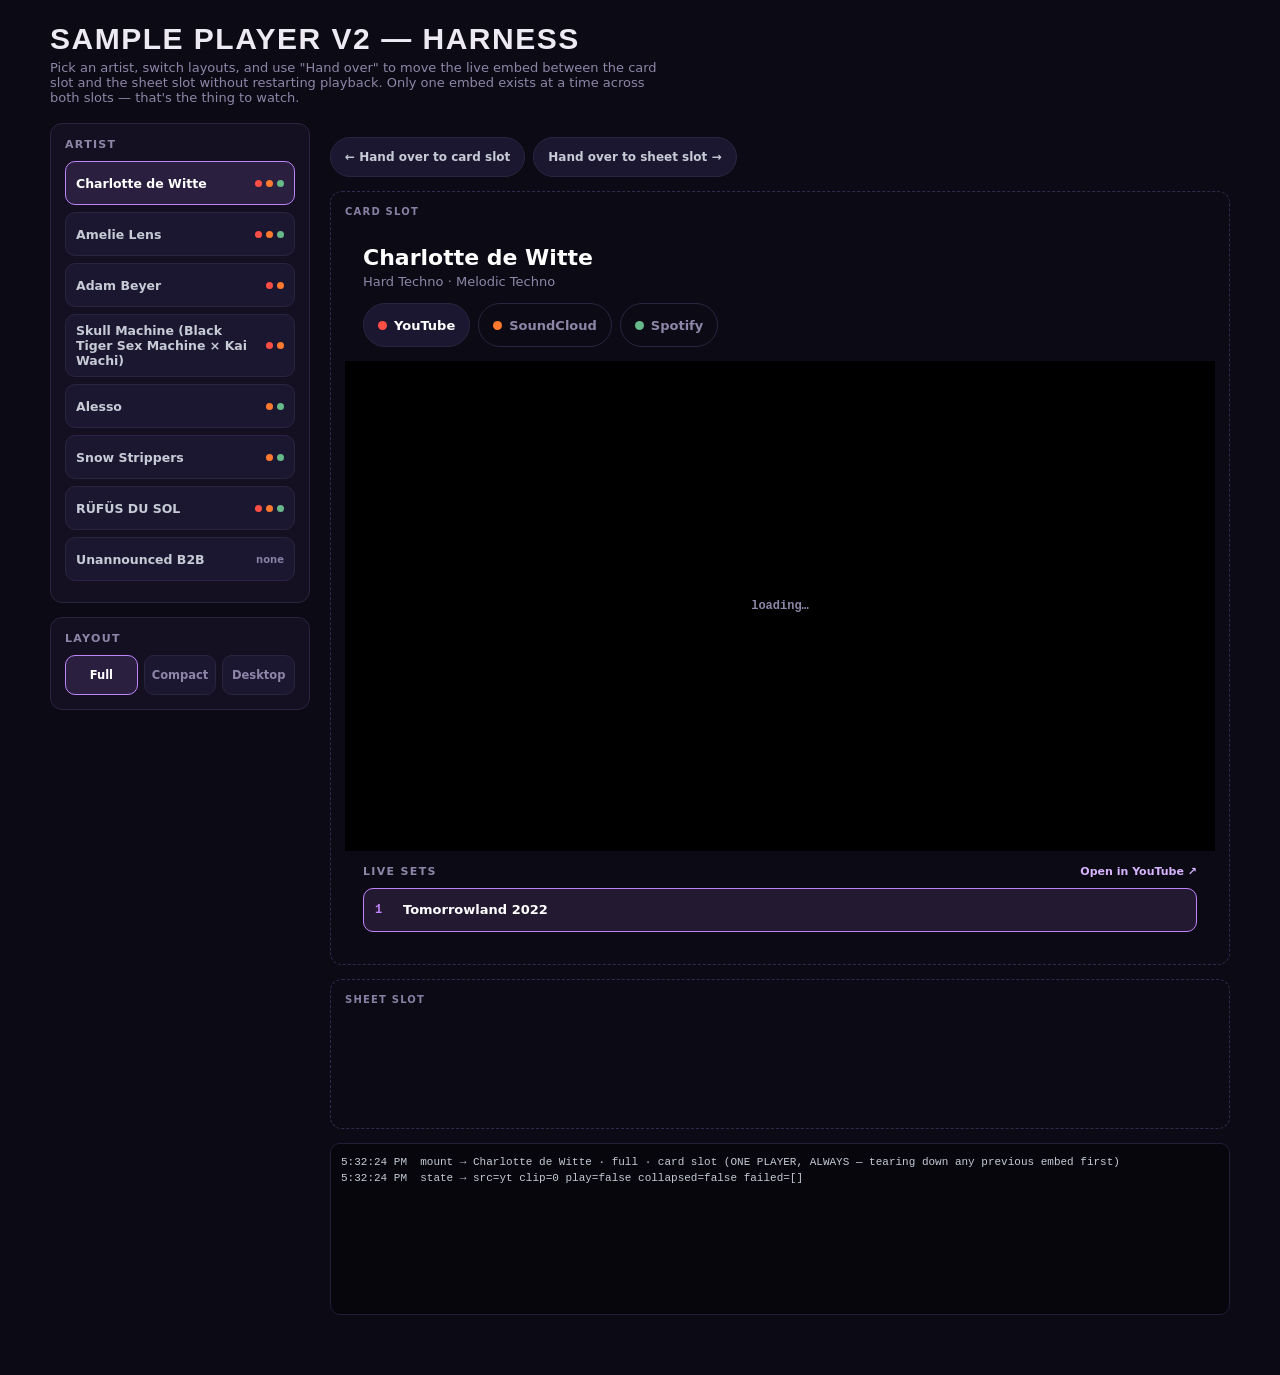
<file: design/player-harness.html>
<!doctype html>
<html lang="en">
<head>
<meta charset="utf-8">
<meta name="viewport" content="width=device-width, initial-scale=1, viewport-fit=cover">
<title>Sample Player v2 — manual harness</title>
<!--
  Manual browser test surface for js/discovery/player.js + player-core.js
  (Discovery M2). Not part of the app shell — a standalone page, same spirit
  as specifications/player-research/*.html.

  IMPORTANT — secure context: YouTube's IFrame player requires a secure
  context. Open this file via `http://localhost:<port>/design/player-harness.html`
  (any static server) or a deployed HTTPS URL. Plain-HTTP LAN IPs and
  file:// are NOT secure contexts — YouTube will throw error 150/153 there
  while SoundCloud and Spotify keep working, which is itself a reasonable
  way to see the error-fallthrough path (see js/discovery/player-core.js
  markFailed) even without a bad video id.

  `node --test tests/player-core.test.mjs` covers the state machine. Nothing
  in js/discovery/player.js (DOM + three third-party iframes) can be
  exercised by node:test — this page is that verification.
-->
<link rel="stylesheet" href="../assets/v3-tokens.css">
<link rel="stylesheet" href="../assets/discovery.css">
<style>
  body { margin: 0; background: var(--page); color: var(--text-body); font-family: var(--font-ui); }
  .wrap { max-width: 1180px; margin: 0 auto; padding: 22px 18px 60px; }
  h1 { font-family: var(--font-display); letter-spacing: var(--track-display); color: var(--text-header);
       font-size: clamp(22px, 4vw, 30px); text-transform: uppercase; margin: 0 0 4px; }
  .sub { color: var(--text-secondary); font-size: 13px; max-width: 74ch; margin: 0 0 18px; }
  .warn { border: 1px solid var(--danger); background: rgba(248,113,113,.08); color: var(--text-body);
          border-radius: var(--r-row); padding: 10px 14px; font-size: 12.5px; margin-bottom: 18px; display: none; }
  .warn.show { display: block; }
  .cols { display: grid; grid-template-columns: 260px 1fr; gap: 20px; align-items: start; }
  @media (max-width: 860px) { .cols { grid-template-columns: 1fr; } }
  .panel { border: 1px solid var(--border-card); border-radius: var(--r-settings); background: var(--card); padding: 14px; }
  .panel + .panel { margin-top: 14px; }
  .panel h2 { font: 800 11px var(--font-ui); letter-spacing: var(--track-label); text-transform: uppercase;
              color: var(--text-secondary); margin: 0 0 10px; }
  .artist-btn {
    display: flex; align-items: center; gap: 8px; width: 100%; text-align: left; min-height: 44px;
    padding: 8px 10px; border-radius: var(--r-row); border: 1px solid var(--border-card);
    background: var(--card-unpicked); color: var(--text-body); font: 600 12.5px var(--font-ui); margin-bottom: 7px;
  }
  .artist-btn.is-current { border-color: rgb(var(--brand)); background: var(--tonal-fill); color: #fff; }
  .artist-btn .dots { display: flex; gap: 4px; margin-left: auto; }
  .artist-btn .dot { width: 7px; height: 7px; border-radius: 999px; }
  .seg { display: flex; gap: 6px; }
  .seg button {
    flex: 1; min-height: 40px; border-radius: var(--r-row); border: 1px solid var(--border-card);
    background: var(--card-unpicked); color: var(--text-secondary); font: 700 11.5px var(--font-ui);
  }
  .seg button.is-current { color: #fff; border-color: rgb(var(--brand)); background: var(--tonal-fill); }
  .slot { border: 1px dashed var(--border-input); border-radius: var(--r-settings); padding: 14px; min-height: 120px; }
  .slot-label { font: 800 10px var(--font-ui); letter-spacing: var(--track-label); text-transform: uppercase;
                color: var(--text-tertiary); margin-bottom: 10px; }
  .handover-row { display: flex; gap: 8px; margin: 14px 0; flex-wrap: wrap; }
  .handover-row button {
    min-height: 40px; padding: 0 14px; border-radius: var(--r-pill); border: 1px solid var(--border-card);
    background: var(--card-unpicked); color: var(--text-body); font: 700 12px var(--font-ui);
  }
  .log { background: #07060D; border: 1px solid var(--hairline); border-radius: var(--r-row); padding: 10px;
         height: 150px; overflow: auto; font: 11px/1.5 ui-monospace, Menlo, monospace; color: var(--text-body);
         white-space: pre-wrap; margin-top: 14px; }
</style>
</head>
<body>
<div class="wrap">
  <h1>Sample Player v2 — harness</h1>
  <p class="sub">Pick an artist, switch layouts, and use "Hand over" to move the live embed between the
    card slot and the sheet slot without restarting playback. Only one embed exists at a time across both
    slots — that's the thing to watch.</p>
  <p class="warn" id="insecure-warn">⚠ Insecure context. YouTube's player needs a secure context — open this
    page via <code>http://localhost</code> or a deployed HTTPS URL. SoundCloud and Spotify still work here;
    tapping the YouTube tab is a quick way to see the error-fallthrough state.</p>

  <div class="cols">
    <div>
      <div class="panel">
        <h2>Artist</h2>
        <div id="artist-list"></div>
      </div>
      <div class="panel">
        <h2>Layout</h2>
        <div class="seg" id="layout-seg">
          <button data-layout="full">Full</button>
          <button data-layout="compact">Compact</button>
          <button data-layout="desktop">Desktop</button>
        </div>
      </div>
    </div>

    <div>
      <div class="handover-row">
        <button id="handover-card">← Hand over to card slot</button>
        <button id="handover-sheet">Hand over to sheet slot →</button>
      </div>
      <div class="slot">
        <div class="slot-label">Card slot</div>
        <div id="card-host"></div>
      </div>
      <div class="slot" style="margin-top:14px">
        <div class="slot-label">Sheet slot</div>
        <div id="sheet-host"></div>
      </div>
      <div class="log" id="log"></div>
    </div>
  </div>
</div>

<script type="module">
import { mountPlayer, PRIORITY, SOURCE_META } from '../js/discovery/player.js';

// Verified reference dataset — specifications/player-research/TEST-PLAN.md
// (2026-07-24). Do not invent ids here; add more only once verified the same
// way (Spotify/SoundCloud oEmbed, YouTube playableInEmbed on the watch page).
const ARTISTS = [
  { id: 'cdw', name: 'Charlotte de Witte', genres: ['Hard Techno', 'Melodic Techno'],
    sources: { youtubeVideoIds: ['MuuWGXVLrPc'], youtubeLabels: ['Tomorrowland 2022'], soundcloudSlug: 'charlottedewittemusic', spotifyId: '1lJhME1ZpzsEa5M0wW6Mso' } },
  { id: 'al', name: 'Amelie Lens', genres: ['Techno', 'Acid'],
    sources: { youtubeVideoIds: ['_Dy_Cn0HEZU'], youtubeLabels: ['Tomorrowland 2023'], soundcloudSlug: 'amelielens', spotifyId: '5Ho1vKl1Uz8bJlk4vbmvmf' } },
  { id: 'ab', name: 'Adam Beyer', genres: ['Techno', 'Drumcode'],
    sources: { youtubeVideoIds: ['7R5yo5FznTI'], youtubeLabels: ['Tomorrowland 2024 · WE2'], soundcloudSlug: 'adambeyer' } }, // no Spotify — real missing-source case
  { id: 'btsm', name: 'Skull Machine (Black Tiger Sex Machine × Kai Wachi)', genres: ['Dubstep', 'Riddim'],
    sources: { youtubeVideoIds: ['VR-KzGFQBTE'], youtubeLabels: ['EDC Vegas 2025 · Full Set'], soundcloudSlug: 'blacktigersexmachine' } }, // long name + no Spotify
  // Alesso is the SC-monetization test case (live probe 2026-07-31): tracks
  // 1-4 are policy MONETIZE (widget skips them anonymously — must be DROPPED
  // from our rows), track 5 "Destiny (HILLS Remix)" is SNIP (30s preview —
  // kept + badged). Exercises mapSoundcloudSounds against reality.
  { id: 'alesso', name: 'Alesso', genres: ['Progressive House'], sources: { soundcloudSlug: 'alesso', spotifyId: '4AVFqumd2ogHFlRbKIjp1t' } },
  // The two SoundCloud regression cases (live widget probe 2026-08-04). Both
  // are label profiles whose getSounds() prefix is 100% ad-supported, which is
  // what used to strike the tab a second after playback appeared to start, and
  // whose first streamable track is far down the list, which is what used to
  // make the widget walk audibly through the dead ones. Snow Strippers: first
  // playable at widget index 9, and NO YouTube, so SoundCloud is the source
  // that opens. RÜFÜS DU SOL is the deep end — index 54, list still growing
  // past 146 sounds at +6s. (Same failure on sofitukker/index 34 and
  // clairerosinkranz/index 28.) Expected now: no walk, no strikethrough.
  { id: 'snowstrippers', name: 'Snow Strippers', genres: ['Electroclash', 'Electropop'],
    sources: { soundcloudSlug: 'snowstrippers', spotifyId: '6TsAG8Ve1icEC8ydeHm3C8' } },
  { id: 'rufusdusol', name: 'RÜFÜS DU SOL', genres: ['Alternative Dance', 'Deep House'],
    sources: { youtubeVideoIds: ['Zy4KtD98S2c'], youtubeLabels: ['Live from Joshua Tree'], soundcloudSlug: 'rufusdusol', spotifyId: '5Pb27ujIyYb33zBqVysBkj' } },
  { id: 'unannounced', name: 'Unannounced B2B', genres: [], sources: {} }, // zero sources -> "Nothing to sample yet"
];

const el = (id) => document.getElementById(id);
function log(msg) {
  const l = el('log');
  l.textContent += new Date().toLocaleTimeString() + '  ' + msg + '\n';
  l.scrollTop = l.scrollHeight;
}

if (!window.isSecureContext) el('insecure-warn').classList.add('show');

let currentArtist = ARTISTS[0];
let currentLayout = 'full';
let currentSlot = 'card'; // which host currently owns the live player
let controller = null;

function hostFor(slot) { return slot === 'card' ? el('card-host') : el('sheet-host'); }

function renderArtistList() {
  el('artist-list').innerHTML = '';
  ARTISTS.forEach((a) => {
    const btn = document.createElement('button');
    btn.className = 'artist-btn' + (a.id === currentArtist.id ? ' is-current' : '');
    const dots = PRIORITY.filter((k) => (k === 'yt' ? a.sources.youtubeVideoIds?.length : k === 'sc' ? a.sources.soundcloudSlug : a.sources.spotifyId))
      .map((k) => `<span class="dot" style="background:${SOURCE_META[k].color}"></span>`).join('');
    btn.innerHTML = `<span>${a.name}</span><span class="dots">${dots || '<span style=\"color:var(--text-tertiary);font-size:10px\">none</span>'}</span>`;
    btn.addEventListener('click', () => { currentArtist = a; mount(); });
    el('artist-list').appendChild(btn);
  });
}

function renderLayoutSeg() {
  el('layout-seg').querySelectorAll('button').forEach((b) => {
    b.classList.toggle('is-current', b.dataset.layout === currentLayout);
    b.onclick = () => { currentLayout = b.dataset.layout; mount(); };
  });
}

function mount() {
  renderArtistList();
  renderLayoutSeg();
  const host = hostFor(currentSlot);
  hostFor(currentSlot === 'card' ? 'sheet' : 'card').innerHTML = '';
  log(`mount → ${currentArtist.name} · ${currentLayout} · ${currentSlot} slot (ONE PLAYER, ALWAYS — tearing down any previous embed first)`);
  controller = mountPlayer({
    host,
    artist: { id: currentArtist.id, name: currentArtist.name, genres: currentArtist.genres },
    sources: currentArtist.sources,
    layout: currentLayout,
    onStateChange: (snap) => log(`state → src=${snap.currentSource} clip=${snap.clipIndex} play=${snap.play} collapsed=${snap.collapsed} failed=[${snap.failed.join(',')}]`),
  });
}

el('handover-sheet').addEventListener('click', () => {
  if (!controller) return;
  currentSlot = 'sheet';
  currentLayout = 'full';
  renderLayoutSeg();
  const ok = controller.handoverTo(hostFor('sheet'), 'full');
  log('handoverTo(sheet, full) → ' + (ok ? 'moved live embed, did not restart' : 'failed'));
});
el('handover-card').addEventListener('click', () => {
  if (!controller) return;
  currentSlot = 'card';
  currentLayout = 'compact';
  renderLayoutSeg();
  const ok = controller.handoverTo(hostFor('card'), 'compact');
  log('handoverTo(card, compact) → ' + (ok ? 'moved live embed, did not restart' : 'failed'));
});

mount();
</script>
</body>
</html>
</file>
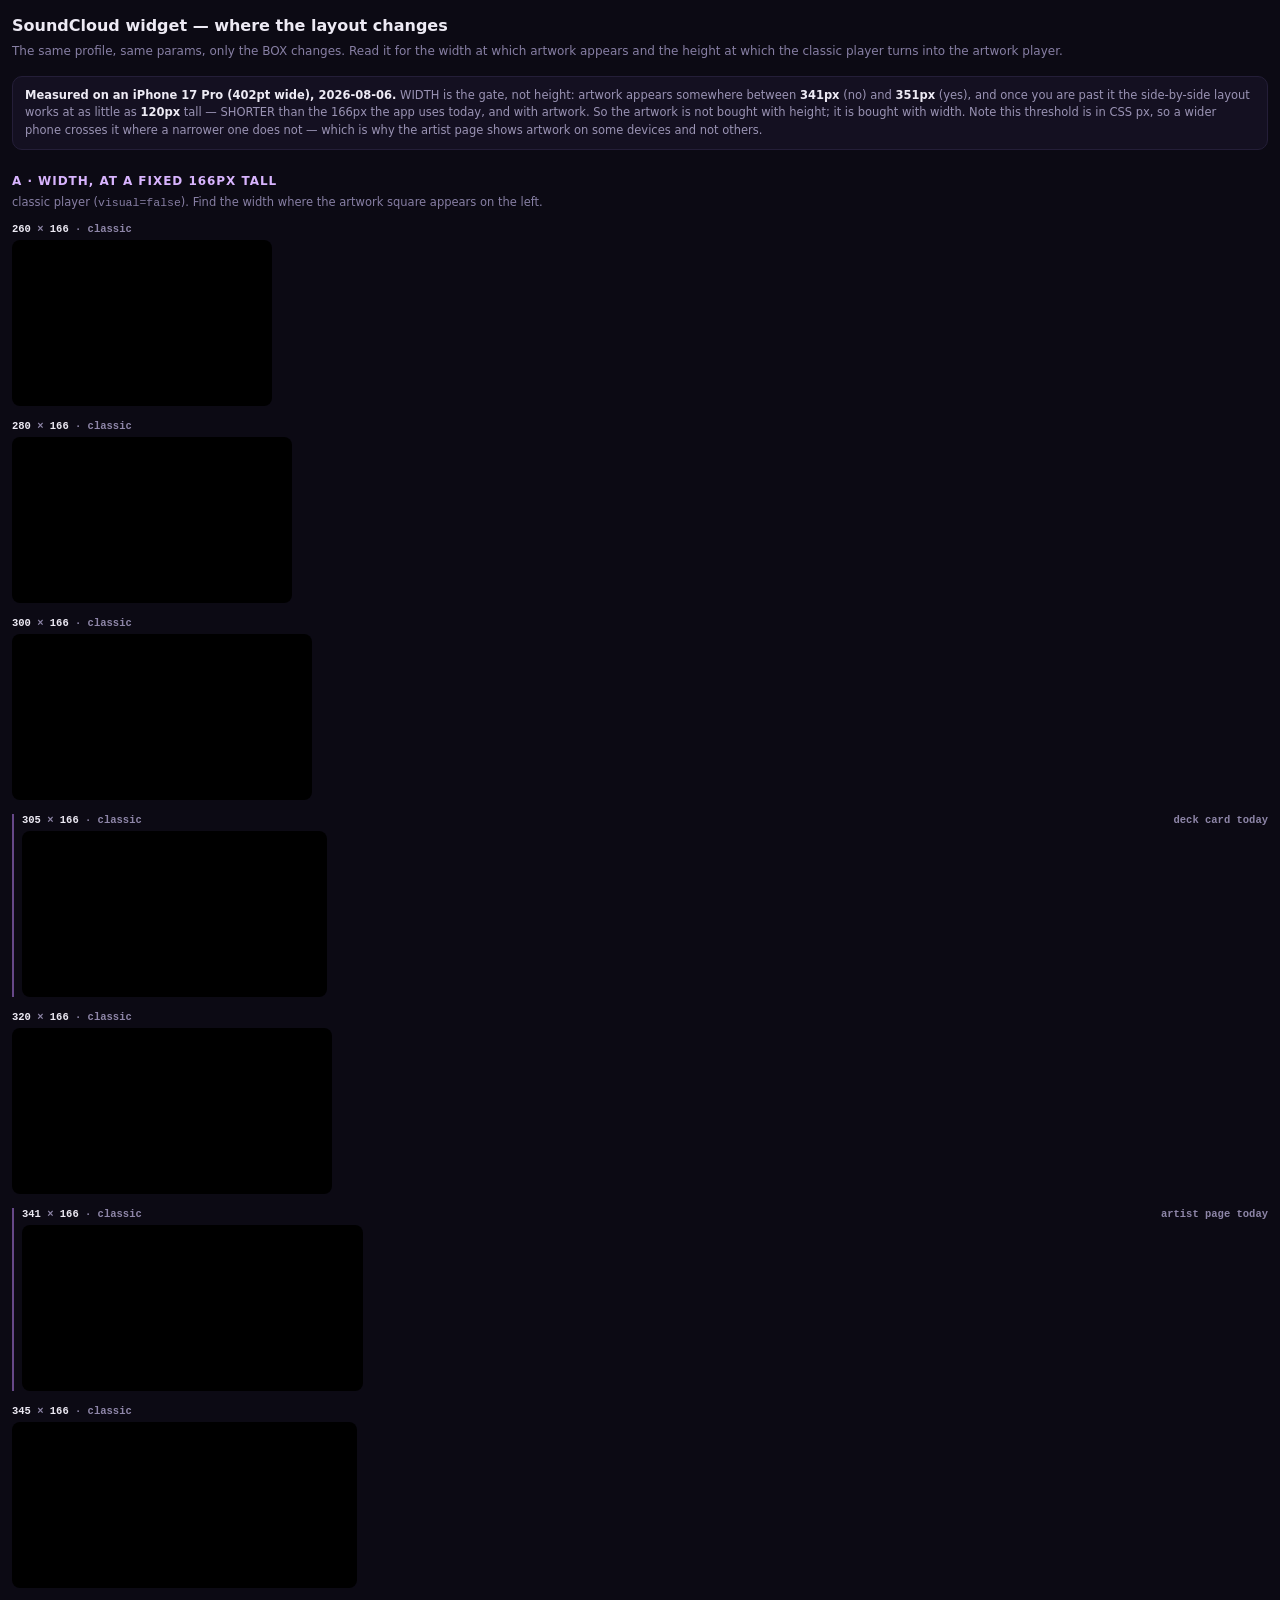
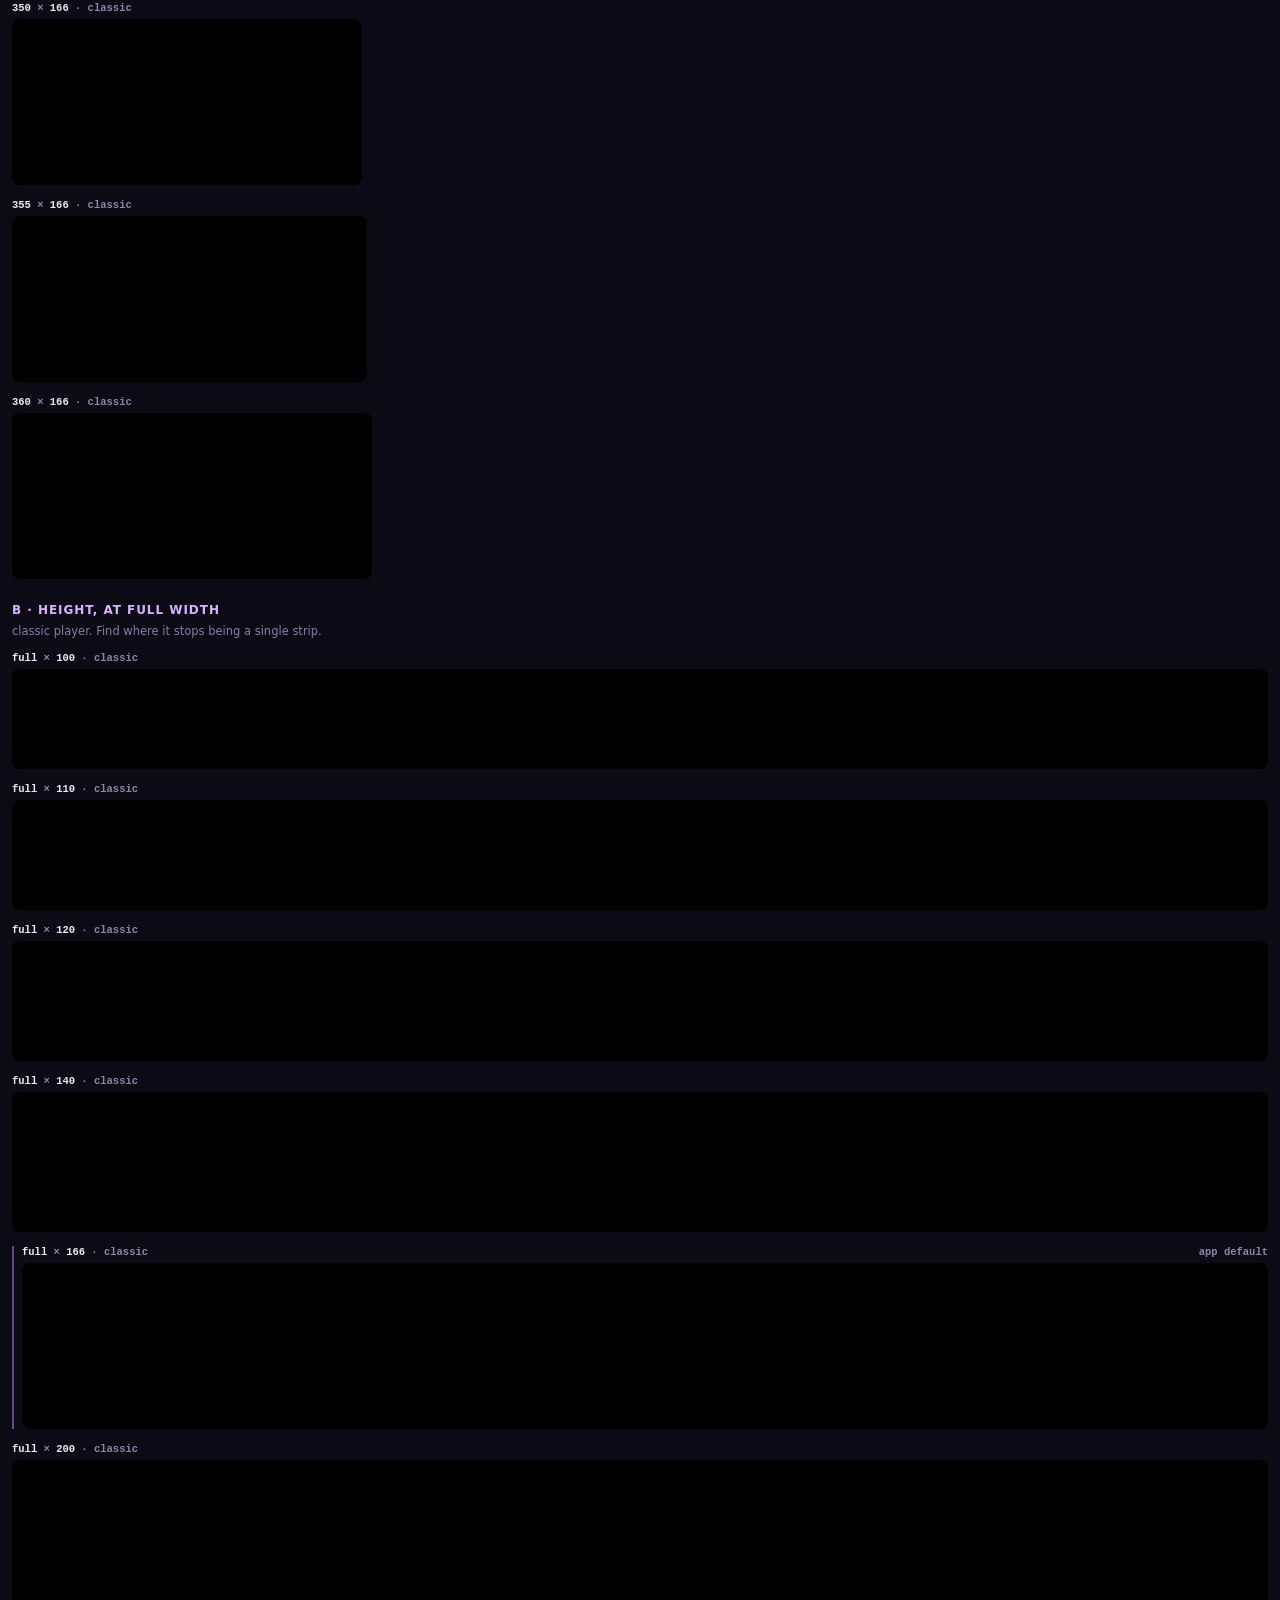
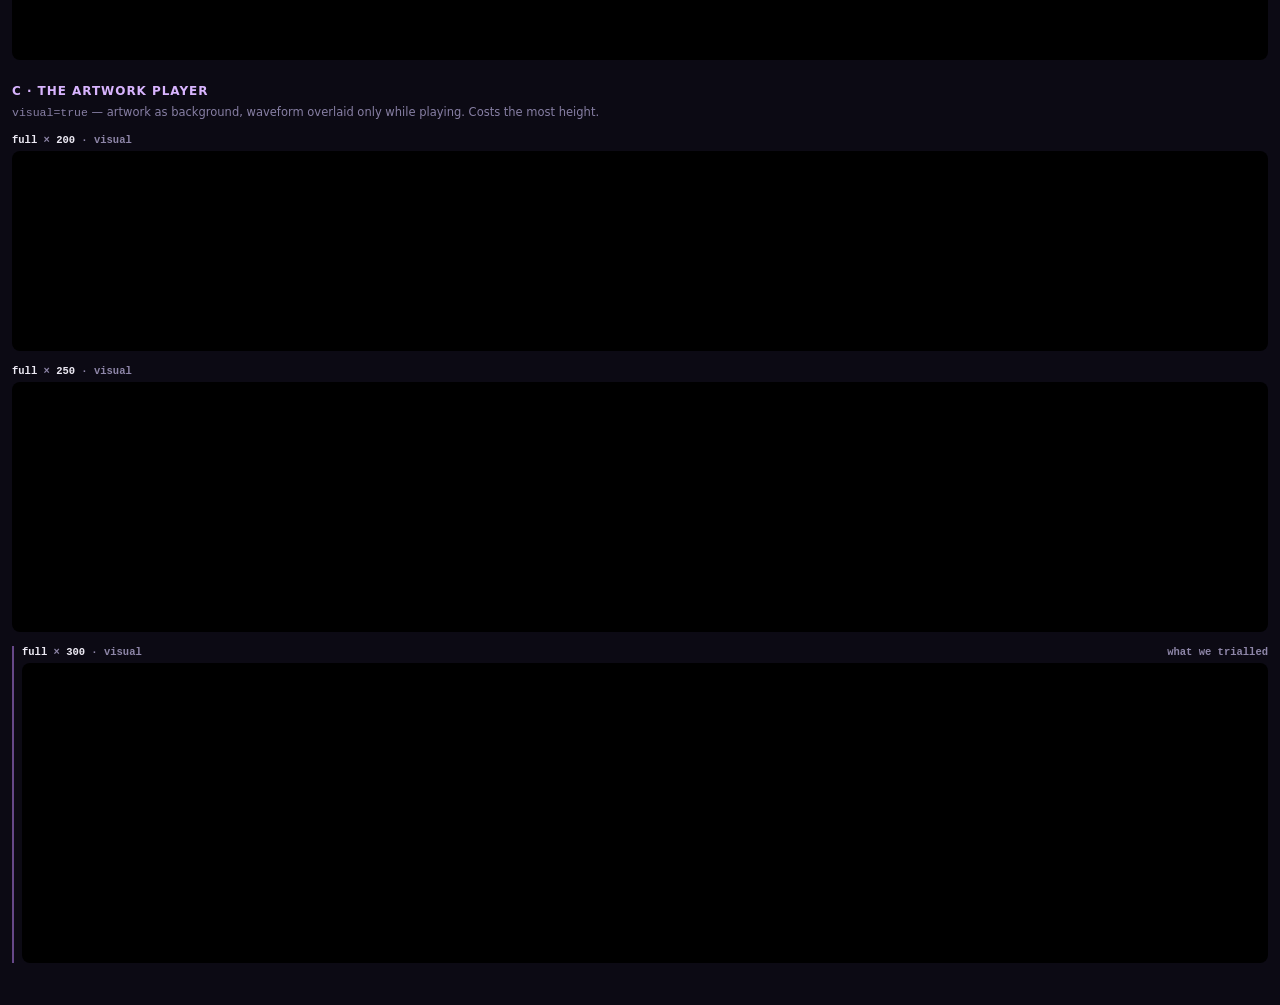
<file: design/sc-player-sizes.html>
<!doctype html>
<html lang="en">
<head>
<meta charset="utf-8">
<meta name="viewport" content="width=device-width, initial-scale=1, viewport-fit=cover">
<title>SoundCloud widget — size breakpoints</title>
<style>
  body { margin:0; background:#0C0A14; color:#C6CBD6;
         font:14px/1.5 -apple-system, system-ui, sans-serif;
         padding:14px 12px calc(28px + env(safe-area-inset-bottom));
         padding-top:calc(14px + env(safe-area-inset-top)); }
  h1 { font-size:16px; color:#EDEAF4; margin:0 0 4px; }
  .sub { font-size:12px; color:#877FA4; margin:0 0 16px; }
  h2 { font-size:12px; color:#D8B4FE; margin:22px 0 4px; letter-spacing:.08em; text-transform:uppercase; }
  h2 + p { font-size:11.5px; color:#877FA4; margin:0 0 12px; }
  .case { margin-bottom:14px; }
  .cap { font:700 10.5px ui-monospace,monospace; color:#8E86A8; margin-bottom:5px;
         display:flex; justify-content:space-between; gap:8px; }
  .cap b { color:#EDEAF4; font-weight:800; }
  .frame { background:#000; border-radius:8px; overflow:hidden; }
  .frame iframe { display:block; border:0; width:100%; height:100%; }
  /* The deck card's real inner width for reference, so a case can be compared
     against what the app actually gives the player today. */
  .ref { border-left:2px solid rgba(192,132,252,.5); padding-left:8px; }
  .legend { background:#141021; border:1px solid #241E38; border-radius:10px;
            padding:10px 12px; font-size:11.5px; color:#9A93B4; margin-bottom:6px; }
  .legend b { color:#EDEAF4; }
</style>
</head>
<body>

<h1>SoundCloud widget — where the layout changes</h1>
<p class="sub">The same profile, same params, only the BOX changes. Read it for the
   width at which artwork appears and the height at which the classic player
   turns into the artwork player.</p>

<div class="legend">
  <b>Measured on an iPhone 17 Pro (402pt wide), 2026-08-06.</b> WIDTH is the
  gate, not height: artwork appears somewhere between <b>341px</b> (no) and
  <b>351px</b> (yes), and once you are past it the side-by-side layout works
  at as little as <b>120px</b> tall — SHORTER than the 166px the app uses
  today, and with artwork. So the artwork is not bought with height; it is
  bought with width. Note this threshold is in CSS px, so a wider phone crosses
  it where a narrower one does not — which is why the artist page shows artwork
  on some devices and not others.
</div>

<h2>A · Width, at a fixed 166px tall</h2>
<p>classic player (<code>visual=false</code>). Find the width where the artwork
   square appears on the left.</p>
<div id="widths"></div>

<h2>B · Height, at full width</h2>
<p>classic player. Find where it stops being a single strip.</p>
<div id="heights"></div>

<h2>C · The artwork player</h2>
<p><code>visual=true</code> — artwork as background, waveform overlaid only while
   playing. Costs the most height.</p>
<div id="visuals"></div>

<script>
// A real artist with a real profile, so the widget renders what it will render
// in the app. Slug read out of data/festivals/ubbi-dubbi-2026.json.
var SLUG = 'troyboi';
var BASE = 'https://w.soundcloud.com/player/?url='
  + encodeURIComponent('https://soundcloud.com/' + SLUG)
  + '&color=%23c084fc&auto_play=false&hide_related=true&show_comments=false&show_user=true';

function mount(host, opts) {
  var wrap = document.createElement('div');
  wrap.className = 'case' + (opts.ref ? ' ref' : '');

  var cap = document.createElement('div');
  cap.className = 'cap';
  var left = document.createElement('span');
  left.innerHTML = '<b>' + opts.w + '</b> &times; <b>' + opts.h + '</b>'
    + (opts.visual ? ' · visual' : ' · classic');
  var right = document.createElement('span');
  right.textContent = opts.note || '';
  cap.append(left, right);

  var frame = document.createElement('div');
  frame.className = 'frame';
  frame.style.height = opts.h + 'px';
  frame.style.width = opts.w === 'full' ? '100%' : opts.w + 'px';

  var f = document.createElement('iframe');
  f.allow = 'autoplay';
  f.loading = 'lazy';
  f.src = BASE + '&visual=' + (opts.visual ? 'true' : 'false');
  frame.appendChild(f);

  wrap.append(cap, frame);
  host.appendChild(wrap);
}

var W = document.getElementById('widths');
[
  { w: 260, h: 166 },
  { w: 280, h: 166 },
  { w: 300, h: 166 },
  { w: 305, h: 166, ref: true, note: 'deck card today' },
  { w: 320, h: 166 },
  { w: 341, h: 166, ref: true, note: 'artist page today' },
  { w: 345, h: 166 },
  { w: 350, h: 166 },
  { w: 355, h: 166 },
  { w: 360, h: 166 },
].forEach(function (o) { mount(W, o); });

var H = document.getElementById('heights');
[
  { w: 'full', h: 100 },
  { w: 'full', h: 110 },
  { w: 'full', h: 120 },
  { w: 'full', h: 140 },
  { w: 'full', h: 166, ref: true, note: 'app default' },
  { w: 'full', h: 200 },
].forEach(function (o) { mount(H, o); });

var V = document.getElementById('visuals');
[
  { w: 'full', h: 200, visual: true },
  { w: 'full', h: 250, visual: true },
  { w: 'full', h: 300, visual: true, ref: true, note: 'what we trialled' },
].forEach(function (o) { mount(V, o); });
</script>
</body>
</html>
</file>
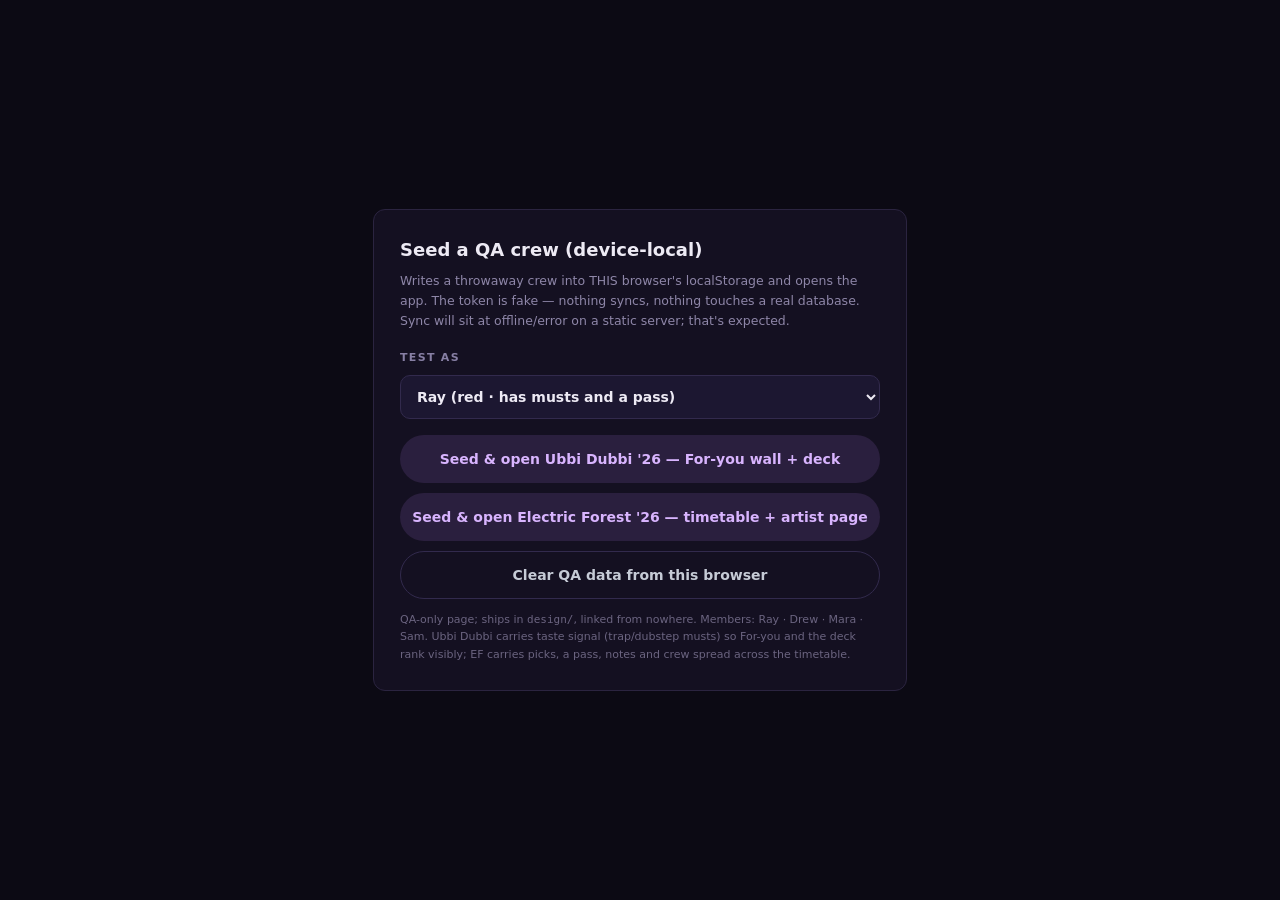
<file: design/seed-qa-crew.html>
<!doctype html>
<html lang="en">
<head>
<meta charset="utf-8">
<meta name="viewport" content="width=device-width, initial-scale=1">
<title>Seed QA crew — local testing only</title>
<style>
  body { margin:0; min-height:100vh; display:flex; align-items:center; justify-content:center;
         background:#0C0A14; color:#C6CBD6; font:15px/1.6 Inter,system-ui,sans-serif; }
  .card { width:min(480px, 92vw); background:#141021; border:1px solid #2B2440; border-radius:12px; padding:26px; }
  h1 { font-size:18px; color:#EDEAF4; margin:0 0 6px; }
  p  { font-size:12.5px; color:#8E86A8; margin:0 0 18px; }
  label { display:block; font-size:11px; font-weight:800; letter-spacing:.12em; text-transform:uppercase; color:#877FA4; margin:0 0 8px; }
  select { width:100%; min-height:44px; background:#1C1731; color:#EDEAF4; border:1px solid #322A4D; border-radius:10px; padding:0 12px; font:600 14px Inter,system-ui; margin-bottom:16px; }
  button { display:block; width:100%; min-height:48px; border-radius:999px; border:none; cursor:pointer;
           font:800 14px Inter,system-ui; margin-bottom:10px;
           background:rgba(192,132,252,.13); color:#D8B4FE; }
  button.secondary { background:transparent; border:1px solid #322A4D; color:#C6CBD6; font-weight:700; }
  .note { font-size:11px; color:#6B6480; margin-top:12px; }
</style>
</head>
<body>
<div class="card">
  <h1>Seed a QA crew (device-local)</h1>
  <p>Writes a throwaway crew into THIS browser's localStorage and opens the app.
     The token is fake — nothing syncs, nothing touches a real database. Sync will
     sit at offline/error on a static server; that's expected.</p>

  <label for="me">Test as</label>
  <select id="me">
    <option value="Ray" selected>Ray (red · has musts and a pass)</option>
    <option value="Drew">Drew (blue · musts, wrote the notes)</option>
    <option value="Mara">Mara (green · light picker, one pass)</option>
    <option value="Sam">Sam (yellow · never opened — sees the rec queue)</option>
  </select>

  <button id="ubbi">Seed &amp; open Ubbi Dubbi '26 — For-you wall + deck</button>
  <button id="ef">Seed &amp; open Electric Forest '26 — timetable + artist page</button>
  <button id="clear" class="secondary">Clear QA data from this browser</button>

  <div class="note">QA-only page; ships in <code>design/</code>, linked from nowhere.
     Members: Ray · Drew · Mara · Sam. Ubbi Dubbi carries taste signal (trap/dubstep
     musts) so For-you and the deck rank visibly; EF carries picks, a pass, notes
     and crew spread across the timetable.</div>
</div>
<script>
  const TOK = 'localtestcrew0000000000000000';
  const NOW = '2026-07-29T10:00:00.000Z';
  const DOC = {
    v: 4,
    meta: { name: 'QA Crew', inviteFestId: 'ubbi-dubbi-2026' },
    spotify: {},
    people: {
      Ray:  { color: '239, 68, 68' },
      Drew: { color: '59, 130, 246' },
      Mara: { color: '34, 197, 94' },
      Sam:  { color: '251, 191, 36' },
    },
    festivals: {
      'ubbi-dubbi-2026': {
        selections: {
          'Tape B':            { Ray: 4, Drew: 2 },
          'TroyBoi':           { Ray: 4 },
          'Alesso':            { Drew: 4 },
          'Ganja White Night': { Mara: 2 },
          'Kx5':               { Mara: 1, Drew: 1 },
        },
        passes: {
          'Within The Void': { Mara: { ts: NOW } },
          'RayRay':          { Ray:  { ts: NOW } },
        },
        recs: {
          'Tape B': { Sam: { by: 'Ray', ts: NOW } },
        },
        notes: { artist: {
          'Tape B': { 'Drew.1753000000000.qa0001': { author: 'Drew', ts: '2026-07-20T10:00:00.000Z',
            text: 'His Red Rocks set was unreal — do not miss.' } },
        } },
      },
      'electric-forest-2026': {
        selections: {
          'Excision':          { Ray: 4, Drew: 4 },
          'GRiZ':              { Ray: 2, Drew: 2 },
          'Effin':             { Mara: 2 },
          'Ganja White Night': { Drew: 1 },
          'Eggy':              { Mara: 3 },
        },
        passes: {
          'Passion Pit': { Mara: { ts: NOW } },
        },
        notes: { artist: {
          'GRiZ': { 'Drew.1753000000001.qa0002': { author: 'Drew', ts: '2026-07-20T10:00:00.000Z',
            text: 'Caught the b2b at EF — insane energy. Worth skipping dinner for.' } },
        } },
      },
    },
    affinity: {},
  };

  // Where the seeded crew ends up living, once we know. On a static server with
  // no /api this stays the fake local token; against a real deployment it is
  // the token the server minted.
  const LAST_KEY = 'fn_qa_seeded_token';

  function land(token, fid, me, doc) {
    localStorage.setItem('fn_crew_doc_v3_' + token, JSON.stringify(doc));
    localStorage.setItem('fn_crews_v3', JSON.stringify([{ token, name: 'QA Crew' }]));
    localStorage.setItem('fn_active_crew_v3', token);
    localStorage.setItem('fn_me_v3_' + token, me);
    localStorage.setItem('fn_crew_fest_v3_' + token, fid);
    localStorage.removeItem('fn_crew_pending_v3_' + token);
    try { localStorage.setItem(LAST_KEY, token); } catch (e) { /* private mode */ }
    location.href = '/index.html#g=' + token;
  }

  // A locally-invented token only works where nothing can contradict it.
  //
  // The app asks the server about a token at boot, and a server that ANSWERS
  // "no such crew" sends you to the bad-link screen — deliberately, so a
  // deleted crew cannot re-enter on a stale cache. Only a request that FAILS
  // falls back to the cached doc. So this page worked on a static server, where
  // there is no /api to answer at all, and broke the moment it was opened on a
  // real deployment (reported 2026-08-05, on a branch preview).
  //
  // So: ask the server to mint a real crew, seeded with the same people and
  // picks in one create, and use the token it gives back. Where there is no API
  // — the local static server this page was written for — fall through to the
  // old local-only behaviour, which is still correct there.
  async function seed(fid) {
    const me = document.getElementById('me').value;
    const btns = [...document.querySelectorAll('button')];
    btns.forEach((b) => { b.disabled = true; });
    const note = document.querySelector('.note');
    const say = (t) => { if (note) note.textContent = t; };

    say('Creating a throwaway crew on the server…');
    try {
      const res = await fetch('/api/crew', {
        method: 'POST',
        headers: { 'Content-Type': 'application/json' },
        body: JSON.stringify({
          name: 'QA Crew',
          people: DOC.people,
          // Both boards, exactly as seeded — the picker only decides which one
          // opens, and a crew that knows about both matches what the local
          // path has always produced.
          festivals: DOC.festivals,
        }),
      });
      if (!res.ok) throw new Error('create failed: ' + res.status);
      const { token, doc } = await res.json();
      say('Created ' + token.slice(0, 8) + '… — opening.');
      land(token, fid, me, doc);
      return;
    } catch (e) {
      // No API here (static server), or it refused. The local-only path is the
      // right answer in exactly the first case, and harmless in the second
      // because the app will tell you plainly that the link did not work.
      say('No API on this host — seeding locally instead (' + e.message + ').');
      btns.forEach((b) => { b.disabled = false; });
      land(TOK, fid, me, DOC);
    }
  }

  document.getElementById('ubbi').addEventListener('click', () => seed('ubbi-dubbi-2026'));
  document.getElementById('ef').addEventListener('click', () => seed('electric-forest-2026'));
  document.getElementById('clear').addEventListener('click', () => {
    let seeded = null;
    try { seeded = localStorage.getItem(LAST_KEY); } catch (e) { /* private mode */ }
    for (const k of Object.keys(localStorage)) {
      if (k.includes(TOK) || (seeded && k.includes(seeded))
        || k === 'fn_crews_v3' || k === 'fn_active_crew_v3' || k === LAST_KEY) localStorage.removeItem(k);
    }
    // Only this browser is cleared. A crew minted on the server stays there —
    // there is no delete endpoint — so it is a dead row nobody holds a link to.
    document.getElementById('clear').textContent = seeded
      ? 'Cleared from this browser ✓ (the server row stays)'
      : 'Cleared ✓';
  });
</script>
</body>
</html>
</file>
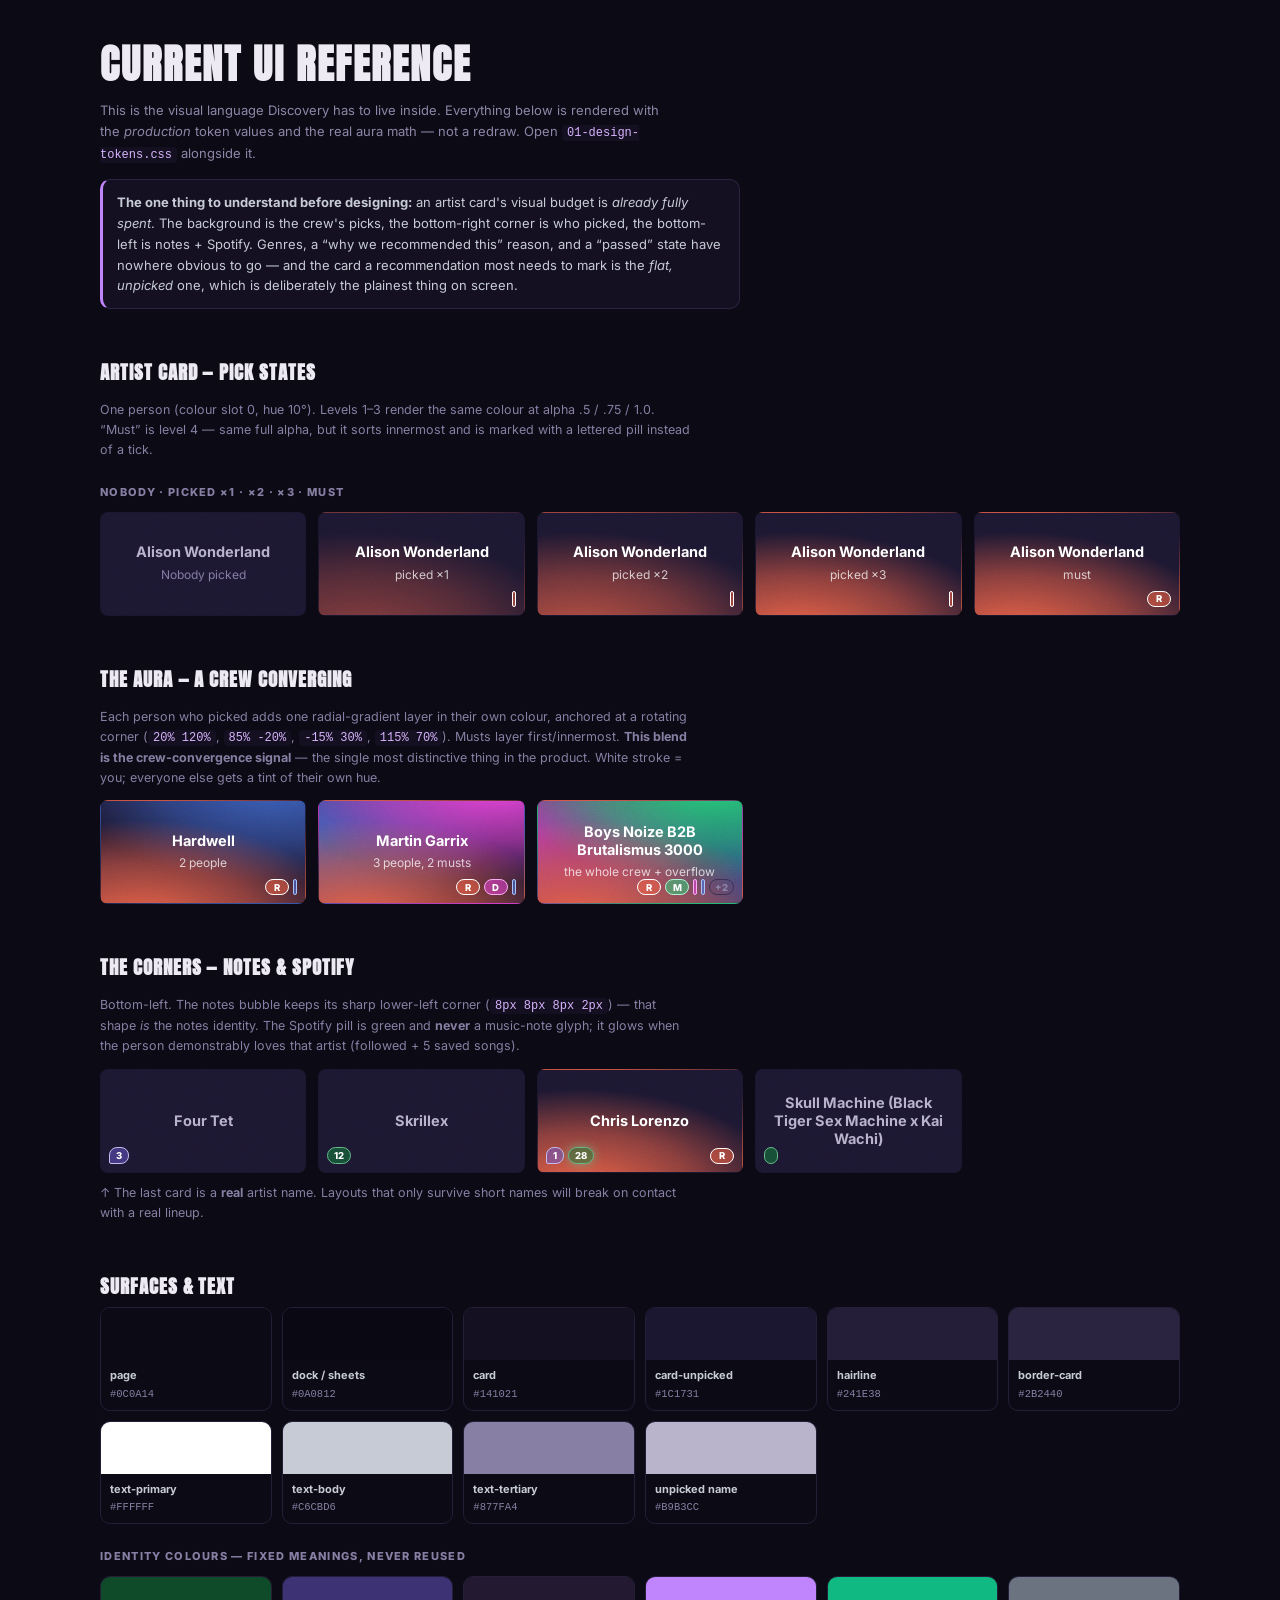
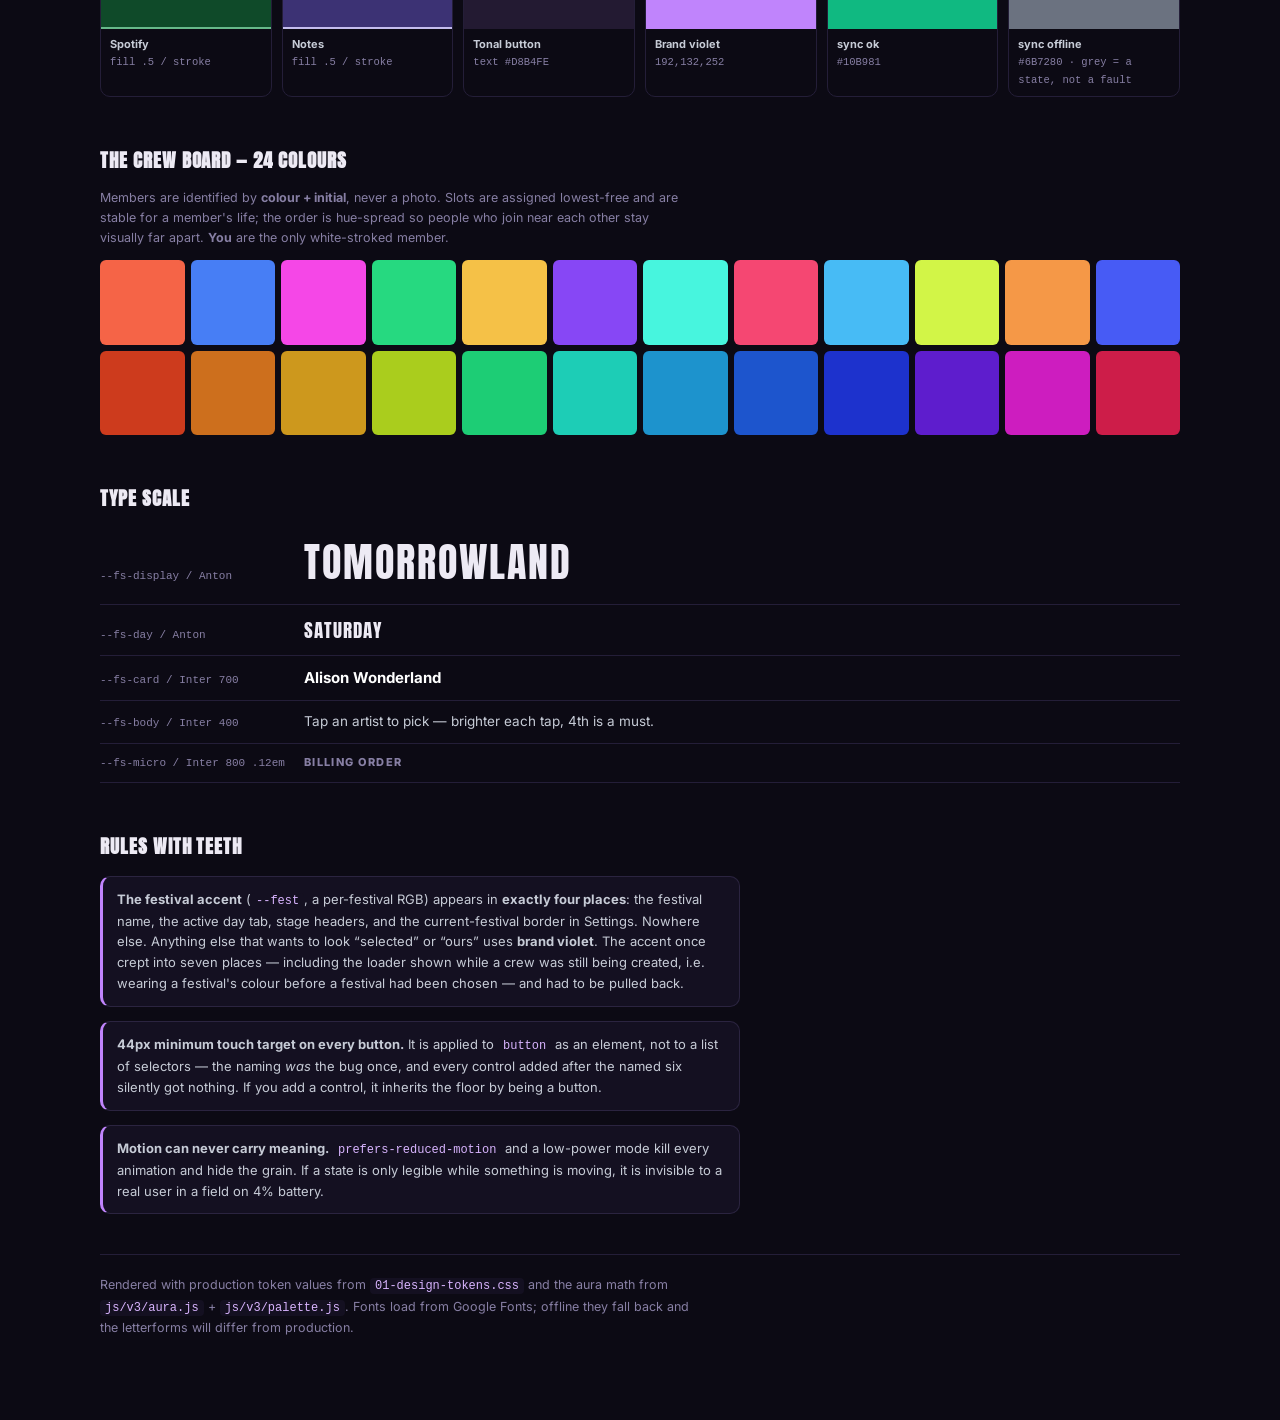
<file: design/discovery-handoff/project/uploads/02-current-ui-reference.html>
<!doctype html>
<html lang="en">
<head>
<meta charset="utf-8">
<meta name="viewport" content="width=device-width, initial-scale=1">
<title>Festival Navigator — current UI reference</title>
<link href="https://fonts.googleapis.com/css2?family=Anton&family=Inter:wght@400;600;700;800&display=swap" rel="stylesheet">
<style>
:root{
  --page:#0C0A14; --dock:#0A0812; --card:#141021; --card-unpicked:#1C1731;
  --hairline:#241E38; --border-card:#2B2440; --border-input:#322A4D; --border-emphasis:#3A3354;
  --text-header:#EDEAF4; --text-primary:#FFF; --text-body:#C6CBD6;
  --text-secondary:#8E86A8; --text-tertiary:#877FA4; --text-unpicked-name:#B9B3CC;
  --spotify-fill:rgba(18,138,62,.5); --spotify-stroke:rgb(103,185,138);
  --notes-fill:rgba(108,91,212,.5); --notes-stroke:rgb(196,189,238);
  --notes-chip-stroke:#8B7BFF; --notes-chip-text:#A99BFF;
  --tonal-fill:rgba(192,132,252,.13); --tonal-text:#D8B4FE;
  --brand:192,132,252; --fest:192,132,252;
  --sync-ok:#10B981; --sync-syncing:#F59E0B; --sync-offline:#6B7280; --sync-error:#F87171;
  --r-card:8px; --r-row:10px; --r-settings:12px; --r-pill:999px; --r-bubble:8px 8px 8px 2px;
  --font-display:'Anton',Impact,sans-serif; --font-ui:'Inter',system-ui,sans-serif;
  --grain:url("data:image/svg+xml,%3Csvg%20xmlns='http://www.w3.org/2000/svg'%20width='140'%20height='140'%3E%3Cfilter%20id='n'%3E%3CfeTurbulence%20type='fractalNoise'%20baseFrequency='0.85'%20numOctaves='2'/%3E%3C/filter%3E%3Crect%20width='140'%20height='140'%20filter='url(%23n)'%20opacity='0.6'/%3E%3C/svg%3E");
}
*{box-sizing:border-box}
body{margin:0;background:var(--page);color:var(--text-body);font-family:var(--font-ui);
  font-size:13px;line-height:1.6;padding:32px 24px 80px}
.wrap{max-width:1080px;margin:0 auto}
h1{font-family:var(--font-display);font-size:40px;letter-spacing:.05em;color:var(--text-header);
  margin:0 0 4px;text-transform:uppercase}
h2{font-family:var(--font-display);font-size:19px;letter-spacing:.05em;color:var(--text-header);
  margin:48px 0 6px;text-transform:uppercase}
.lede{color:var(--text-secondary);max-width:70ch;margin:0 0 8px}
.micro{font-size:11px;font-weight:800;letter-spacing:.12em;text-transform:uppercase;
  color:var(--text-tertiary);margin:24px 0 10px}
.note{color:var(--text-tertiary);font-size:12.5px;max-width:74ch}
code{background:var(--card);padding:1px 5px;border-radius:4px;font-size:12px;color:var(--tonal-text)}
hr{border:0;border-top:1px solid var(--hairline);margin:40px 0 0}

/* ---- artist card: the real anatomy ---- */
.grid{display:grid;grid-template-columns:repeat(auto-fill,minmax(190px,1fr));gap:12px}
.card{position:relative;border-radius:var(--r-card);min-height:104px;padding:12px;
  display:flex;align-items:center;justify-content:center;text-align:center;overflow:hidden;
  border:1px solid transparent;cursor:pointer}
.card .grain{position:absolute;inset:0;background-image:var(--grain);opacity:.3;
  mix-blend-mode:overlay;pointer-events:none}
.card .nm{position:relative;font-weight:700;font-size:14.5px;line-height:1.25;z-index:1}
.card .sub{position:relative;font-size:12px;margin-top:3px;z-index:1}
.flat{background:var(--card-unpicked)}
.flat .nm{color:var(--text-unpicked-name)}
.flat .sub{color:#877FA4}
.lit .nm{color:#fff}
.lit .sub{color:rgba(255,255,255,.75)}

/* who-corner (bottom-right): lettered pills = musts, 4px ticks = picks */
.who{position:absolute;right:8px;bottom:8px;display:flex;gap:4px;align-items:center;z-index:2}
.who .must{height:16px;min-width:24px;border-radius:var(--r-pill);border:1.5px solid;
  font-size:9.5px;font-weight:800;display:flex;align-items:center;justify-content:center;
  color:#fff;letter-spacing:.02em}
.who .tick{height:16px;width:4px;border-radius:var(--r-pill);border:1px solid}
.who .ghost{height:16px;padding:0 5px;border-radius:var(--r-pill);border:1px solid var(--border-emphasis);
  color:var(--text-secondary);font-size:9.5px;font-weight:800;display:flex;align-items:center}

/* about-corner (bottom-left): notes bubble then spotify pill */
.about{position:absolute;left:8px;bottom:8px;display:flex;gap:4px;align-items:center;z-index:2}
.chip{height:17px;padding:0 6px;display:flex;align-items:center;gap:3px;
  font-size:9.5px;font-weight:800;border:1px solid}
.chip.notes{background:var(--notes-fill);border-color:var(--notes-stroke);
  color:#fff;border-radius:var(--r-bubble)}
.chip.spot{background:var(--spotify-fill);border-color:var(--spotify-stroke);
  color:#fff;border-radius:var(--r-pill)}
.chip.spot.hot{box-shadow:0 0 10px 1px rgba(103,185,138,.55)}

/* swatches */
.sw{display:grid;grid-template-columns:repeat(auto-fill,minmax(168px,1fr));gap:10px}
.swatch{border:1px solid var(--hairline);border-radius:var(--r-row);overflow:hidden}
.swatch .chip2{height:52px}
.swatch .meta{padding:7px 9px;font-size:11px}
.swatch .meta b{display:block;color:var(--text-body);font-weight:700}
.swatch .meta span{color:var(--text-tertiary);font-family:ui-monospace,monospace;font-size:10.5px}
.board{display:grid;grid-template-columns:repeat(12,1fr);gap:6px}
.board div{aspect-ratio:1;border-radius:6px}
.type-row{display:flex;align-items:baseline;gap:14px;border-bottom:1px solid var(--hairline);
  padding:10px 0;flex-wrap:wrap}
.type-row .lbl{color:var(--text-tertiary);font-size:11px;font-family:ui-monospace,monospace;
  min-width:190px}
.callout{border:1px solid var(--border-card);border-left:3px solid rgb(var(--brand));
  border-radius:var(--r-row);padding:12px 14px;margin:14px 0;background:var(--card);
  color:var(--text-body);max-width:80ch}
</style>
</head>
<body>
<div class="wrap">

<h1>Current UI reference</h1>
<p class="lede">This is the visual language Discovery has to live inside. Everything below is
rendered with the <em>production</em> token values and the real aura math — not a redraw.
Open <code>01-design-tokens.css</code> alongside it.</p>

<div class="callout">
<b>The one thing to understand before designing:</b> an artist card's visual budget is
<em>already fully spent</em>. The background is the crew's picks, the bottom-right corner is
who picked, the bottom-left is notes + Spotify. Genres, a “why we recommended this” reason,
and a “passed” state have nowhere obvious to go — and the card a recommendation most needs to
mark is the <em>flat, unpicked</em> one, which is deliberately the plainest thing on screen.
</div>

<h2>Artist card — pick states</h2>
<p class="note">One person (colour slot 0, hue 10°). Levels 1–3 render the same colour at
alpha .5 / .75 / 1.0. “Must” is level 4 — same full alpha, but it sorts innermost and is
marked with a lettered pill instead of a tick.</p>
<div class="micro">Nobody · picked ×1 · ×2 · ×3 · must</div>
<div class="grid">
  <div class="card flat"><div class="grain"></div><div><div class="nm">Alison Wonderland</div><div class="sub">Nobody picked</div></div></div>

  <div class="card lit" style="background:radial-gradient(130% 130% at 20% 120%, hsla(10,90%,62%,.5) 0%, hsla(10,90%,62%,.25) 45%, transparent 78%), #1C1731">
    <div class="grain"></div><div><div class="nm">Alison Wonderland</div><div class="sub">picked ×1</div></div>
    <div class="who"><span class="tick" style="background:hsla(10,90%,62%,.5);border-color:#fff"></span></div>
  </div>

  <div class="card lit" style="background:radial-gradient(130% 130% at 20% 120%, hsla(10,90%,62%,.75) 0%, hsla(10,90%,62%,.375) 45%, transparent 78%), #1C1731">
    <div class="grain"></div><div><div class="nm">Alison Wonderland</div><div class="sub">picked ×2</div></div>
    <div class="who"><span class="tick" style="background:hsla(10,90%,62%,.5);border-color:#fff"></span></div>
  </div>

  <div class="card lit" style="background:radial-gradient(130% 130% at 20% 120%, hsla(10,90%,62%,1) 0%, hsla(10,90%,62%,.5) 45%, transparent 78%), #1C1731">
    <div class="grain"></div><div><div class="nm">Alison Wonderland</div><div class="sub">picked ×3</div></div>
    <div class="who"><span class="tick" style="background:hsla(10,90%,62%,.5);border-color:#fff"></span></div>
  </div>

  <div class="card lit" style="background:radial-gradient(130% 130% at 20% 120%, hsla(10,90%,62%,1) 0%, hsla(10,90%,62%,.5) 45%, transparent 78%), #1C1731">
    <div class="grain"></div><div><div class="nm">Alison Wonderland</div><div class="sub">must</div></div>
    <div class="who"><span class="must" style="background:hsla(10,90%,62%,.5);border-color:#fff">R</span></div>
  </div>
</div>

<h2>The aura — a crew converging</h2>
<p class="note">Each person who picked adds one radial-gradient layer in their own colour,
anchored at a rotating corner (<code>20% 120%</code>, <code>85% -20%</code>,
<code>-15% 30%</code>, <code>115% 70%</code>). Musts layer first/innermost. <b>This blend is
the crew-convergence signal</b> — the single most distinctive thing in the product. White
stroke = you; everyone else gets a tint of their own hue.</p>
<div class="grid">
  <div class="card lit" style="background:radial-gradient(130% 130% at 20% 120%, hsla(10,90%,62%,1) 0%, hsla(10,90%,62%,.5) 45%, transparent 78%), radial-gradient(130% 130% at 85% -20%, hsla(221,90%,62%,.75) 0%, hsla(221,90%,62%,.375) 45%, transparent 78%), #1C1731">
    <div class="grain"></div><div><div class="nm">Hardwell</div><div class="sub">2 people</div></div>
    <div class="who"><span class="must" style="background:hsla(10,90%,62%,.5);border-color:#fff">R</span><span class="tick" style="background:hsla(221,90%,62%,.5);border-color:hsl(221,85%,82%)"></span></div>
  </div>

  <div class="card lit" style="background:radial-gradient(130% 130% at 20% 120%, hsla(10,90%,62%,1) 0%, hsla(10,90%,62%,.5) 45%, transparent 78%), radial-gradient(130% 130% at 85% -20%, hsla(305,90%,62%,1) 0%, hsla(305,90%,62%,.5) 45%, transparent 78%), radial-gradient(130% 130% at -15% 30%, hsla(221,90%,62%,.75) 0%, hsla(221,90%,62%,.375) 45%, transparent 78%), #1C1731">
    <div class="grain"></div><div><div class="nm">Martin Garrix</div><div class="sub">3 people, 2 musts</div></div>
    <div class="who"><span class="must" style="background:hsla(10,90%,62%,.5);border-color:#fff">R</span><span class="must" style="background:hsla(305,90%,62%,.5);border-color:hsl(305,85%,82%)">D</span><span class="tick" style="background:hsla(221,90%,62%,.5);border-color:hsl(221,85%,82%)"></span></div>
  </div>

  <div class="card lit" style="background:radial-gradient(130% 130% at 20% 120%, hsla(10,90%,62%,1) 0%, hsla(10,90%,62%,.5) 45%, transparent 78%), radial-gradient(130% 130% at 85% -20%, hsla(150,70%,50%,1) 0%, hsla(150,70%,50%,.5) 45%, transparent 78%), radial-gradient(130% 130% at -15% 30%, hsla(305,90%,62%,.75) 0%, hsla(305,90%,62%,.375) 45%, transparent 78%), radial-gradient(130% 130% at 115% 70%, hsla(221,90%,62%,.5) 0%, hsla(221,90%,62%,.25) 45%, transparent 78%), #1C1731">
    <div class="grain"></div><div><div class="nm">Boys Noize B2B Brutalismus 3000</div><div class="sub">the whole crew + overflow</div></div>
    <div class="who"><span class="must" style="background:hsla(10,90%,62%,.5);border-color:#fff">R</span><span class="must" style="background:hsla(150,70%,50%,.5);border-color:hsl(150,70%,82%)">M</span><span class="tick" style="background:hsla(305,90%,62%,.5);border-color:hsl(305,85%,82%)"></span><span class="tick" style="background:hsla(221,90%,62%,.5);border-color:hsl(221,85%,82%)"></span><span class="ghost">+2</span></div>
  </div>
</div>

<h2>The corners — notes &amp; Spotify</h2>
<p class="note">Bottom-left. The notes bubble keeps its sharp lower-left corner
(<code>8px 8px 8px 2px</code>) — that shape <em>is</em> the notes identity. The Spotify pill
is green and <b>never</b> a music-note glyph; it glows when the person demonstrably loves
that artist (followed + 5&nbsp;saved songs).</p>
<div class="grid">
  <div class="card flat"><div class="grain"></div><div><div class="nm">Four Tet</div></div>
    <div class="about"><span class="chip notes">3</span></div></div>
  <div class="card flat"><div class="grain"></div><div><div class="nm">Skrillex</div></div>
    <div class="about"><span class="chip spot">12</span></div></div>
  <div class="card lit" style="background:radial-gradient(130% 130% at 20% 120%, hsla(10,90%,62%,1) 0%, hsla(10,90%,62%,.5) 45%, transparent 78%), #1C1731">
    <div class="grain"></div><div><div class="nm">Chris Lorenzo</div></div>
    <div class="about"><span class="chip notes">1</span><span class="chip spot hot">28</span></div>
    <div class="who"><span class="must" style="background:hsla(10,90%,62%,.5);border-color:#fff">R</span></div></div>
  <div class="card flat"><div class="grain"></div><div><div class="nm">Skull Machine (Black Tiger Sex Machine x Kai Wachi)</div></div>
    <div class="about"><span class="chip spot"></span></div></div>
</div>
<p class="note" style="margin-top:10px">↑ The last card is a <b>real</b> artist name. Layouts
that only survive short names will break on contact with a real lineup.</p>

<h2>Surfaces &amp; text</h2>
<div class="sw">
  <div class="swatch"><div class="chip2" style="background:#0C0A14"></div><div class="meta"><b>page</b><span>#0C0A14</span></div></div>
  <div class="swatch"><div class="chip2" style="background:#0A0812"></div><div class="meta"><b>dock / sheets</b><span>#0A0812</span></div></div>
  <div class="swatch"><div class="chip2" style="background:#141021"></div><div class="meta"><b>card</b><span>#141021</span></div></div>
  <div class="swatch"><div class="chip2" style="background:#1C1731"></div><div class="meta"><b>card-unpicked</b><span>#1C1731</span></div></div>
  <div class="swatch"><div class="chip2" style="background:#241E38"></div><div class="meta"><b>hairline</b><span>#241E38</span></div></div>
  <div class="swatch"><div class="chip2" style="background:#2B2440"></div><div class="meta"><b>border-card</b><span>#2B2440</span></div></div>
  <div class="swatch"><div class="chip2" style="background:#FFFFFF"></div><div class="meta"><b>text-primary</b><span>#FFFFFF</span></div></div>
  <div class="swatch"><div class="chip2" style="background:#C6CBD6"></div><div class="meta"><b>text-body</b><span>#C6CBD6</span></div></div>
  <div class="swatch"><div class="chip2" style="background:#877FA4"></div><div class="meta"><b>text-tertiary</b><span>#877FA4</span></div></div>
  <div class="swatch"><div class="chip2" style="background:#B9B3CC"></div><div class="meta"><b>unpicked name</b><span>#B9B3CC</span></div></div>
</div>

<div class="micro">Identity colours — fixed meanings, never reused</div>
<div class="sw">
  <div class="swatch"><div class="chip2" style="background:rgba(18,138,62,.5);border-bottom:2px solid rgb(103,185,138)"></div><div class="meta"><b>Spotify</b><span>fill .5 / stroke</span></div></div>
  <div class="swatch"><div class="chip2" style="background:rgba(108,91,212,.5);border-bottom:2px solid rgb(196,189,238)"></div><div class="meta"><b>Notes</b><span>fill .5 / stroke</span></div></div>
  <div class="swatch"><div class="chip2" style="background:rgba(192,132,252,.13)"></div><div class="meta"><b>Tonal button</b><span>text #D8B4FE</span></div></div>
  <div class="swatch"><div class="chip2" style="background:rgb(192,132,252)"></div><div class="meta"><b>Brand violet</b><span>192,132,252</span></div></div>
  <div class="swatch"><div class="chip2" style="background:#10B981"></div><div class="meta"><b>sync ok</b><span>#10B981</span></div></div>
  <div class="swatch"><div class="chip2" style="background:#6B7280"></div><div class="meta"><b>sync offline</b><span>#6B7280 · grey = a state, not a fault</span></div></div>
</div>

<h2>The crew board — 24 colours</h2>
<p class="note">Members are identified by <b>colour + initial</b>, never a photo. Slots are
assigned lowest-free and are stable for a member's life; the order is hue-spread so people
who join near each other stay visually far apart. <b>You</b> are the only white-stroked member.</p>
<div class="board" id="board"></div>

<h2>Type scale</h2>
<div class="type-row"><span class="lbl">--fs-display / Anton</span><span style="font-family:var(--font-display);font-size:40px;letter-spacing:.05em;color:var(--text-header)">TOMORROWLAND</span></div>
<div class="type-row"><span class="lbl">--fs-day / Anton</span><span style="font-family:var(--font-display);font-size:19px;letter-spacing:.05em;color:var(--text-header)">SATURDAY</span></div>
<div class="type-row"><span class="lbl">--fs-card / Inter 700</span><span style="font-weight:700;font-size:15px;color:#fff">Alison Wonderland</span></div>
<div class="type-row"><span class="lbl">--fs-body / Inter 400</span><span style="font-size:13.5px">Tap an artist to pick — brighter each tap, 4th is a must.</span></div>
<div class="type-row"><span class="lbl">--fs-micro / Inter 800 .12em</span><span class="micro" style="margin:0">BILLING ORDER</span></div>

<h2>Rules with teeth</h2>
<div class="callout">
<b>The festival accent</b> (<code>--fest</code>, a per-festival RGB) appears in <b>exactly four
places</b>: the festival name, the active day tab, stage headers, and the current-festival
border in Settings. Nowhere else. Anything else that wants to look “selected” or “ours” uses
<b>brand violet</b>. The accent once crept into seven places — including the loader shown while
a crew was still being created, i.e. wearing a festival's colour before a festival had been
chosen — and had to be pulled back.
</div>
<div class="callout">
<b>44px minimum touch target on every button.</b> It is applied to <code>button</code> as an
element, not to a list of selectors — the naming <em>was</em> the bug once, and every control
added after the named six silently got nothing. If you add a control, it inherits the floor by
being a button.
</div>
<div class="callout">
<b>Motion can never carry meaning.</b> <code>prefers-reduced-motion</code> and a low-power mode
kill every animation and hide the grain. If a state is only legible while something is moving,
it is invisible to a real user in a field on 4%&nbsp;battery.
</div>

<hr>
<p class="note" style="margin-top:20px">Rendered with production token values from
<code>01-design-tokens.css</code> and the aura math from <code>js/v3/aura.js</code> +
<code>js/v3/palette.js</code>. Fonts load from Google Fonts; offline they fall back and the
letterforms will differ from production.</p>

<script>
const AURA_H=[10,28,42,72,150,172,200,221,233,262,305,345];
const CANON=[{h:10,s:90,l:62},{h:221,s:90,l:62},{h:305,s:90,l:62},{h:150,s:70,l:50}];
const board=[...CANON];
for(const h of [42,262,172,345,200,72,28,233]) board.push({h,s:90,l:62});
for(const h of AURA_H){ if(board.length>=24) break; board.push({h,s:75,l:46}); }
document.getElementById('board').innerHTML = board.slice(0,24)
  .map((c,i)=>`<div title="slot ${i} — hsl(${c.h},${c.s}%,${c.l}%)" style="background:hsl(${c.h},${c.s}%,${c.l}%)"></div>`).join('');
</script>
</div>
</body>
</html>
</file>
<file: assets/v3-tokens.css>
/* v3 design tokens — transcribed from the design atlas (Festival Navigator
 * Screens.dc.html, turn 21) and its README. Values are FINAL per the handoff
 * ("recreate pixel-perfectly"); do not invent — look up, and if a value is
 * missing here, read the atlas, then add it here with a comment.
 * The aura card engine lives in js/v3/aura.js (per-card computed gradients);
 * this file holds everything static. */

:root {
  /* Surfaces (dark, violet-cast) */
  --page: #0C0A14;
  --dock: #0A0812;          /* dock, sheets */
  --card: #141021;
  --card-unpicked: #1C1731; /* artist card base under auras */
  --hairline: #241E38;
  --border-card: #2B2440;
  --border-input: #322A4D;  /* inputs + ghost buttons */
  --border-emphasis: #3A3354;

  /* Text */
  --text-header: #EDEAF4;
  --text-primary: #FFFFFF;
  --text-body: #C6CBD6;
  --text-secondary: #8E86A8;
  /* v3.1 retune (AX-3): was #5D5578 = 2.84:1 on --page — failed AA on real
   * copy read in daylight. Same hue/sat, L 40% -> 57%; computed ≥4.5:1 on
   * --page (5.24), --card (4.98), --card-unpicked (4.61). */
  --text-tertiary: #877FA4;
  --text-unpicked-name: #B9B3CC; /* artist name on a card nobody picked */

  /* Fixed identity colors */
  --spotify-fill: rgba(18, 138, 62, .5);
  --spotify-stroke: rgb(103, 185, 138);
  --notes-fill: rgba(108, 91, 212, .5);
  --notes-stroke: rgb(196, 189, 238);
  /* (--notes-chip-stroke went with the outlined Notes pill, design 6a. The nav
   * strip's bubble draws its half-strength border from --notes-stroke above.) */
  --notes-chip-text: #A99BFF;   /* the ✎ affordance on a hovered card */
  --tonal-fill: rgba(192, 132, 252, .13);
  --tonal-text: #D8B4FE;
  /* The APP's own violet, as an R,G,B triple. Distinct from --fest on purpose:
   * the festival accent is reserved for exactly four places (fest name, active
   * day tab, stage headers, the current-fest border). Everything else that
   * wants to look "selected" or "ours" reaches for this instead — including the
   * loader shown while a crew is being CREATED, which used to wear a festival's
   * accent before any festival had been chosen. */
  --brand: 192, 132, 252;
  --sync-ok: #10B981;
  --sync-syncing: #F59E0B;
  --sync-offline: #6B7280;
  /* Offline is GRAY (a state, not a fault — you are in a field, we expected
   * this). Error and blocked are RED (something needs you). The dot used to
   * paint error gray while the Settings label painted the same status red:
   * one state, two colors, and the quieter one was lying. */
  --sync-error: #F87171;
  --danger: #F87171;

  /* Festival accent is set per-fest at runtime: --fest: R, G, B */
  --fest: 192, 132, 252; /* fallback: brand violet */

  /* Grain (feTurbulence data-URI). Cards overlay at .3, heroes .4 */
  --grain: url("data:image/svg+xml,%3Csvg%20xmlns='http://www.w3.org/2000/svg'%20width='140'%20height='140'%3E%3Cfilter%20id='n'%3E%3CfeTurbulence%20type='fractalNoise'%20baseFrequency='0.85'%20numOctaves='2'/%3E%3C/filter%3E%3Crect%20width='140'%20height='140'%20filter='url(%23n)'%20opacity='0.6'/%3E%3C/svg%3E");

  /* Radii */
  --r-card: 8px;
  --r-row: 10px;      /* rows + buttons */
  --r-settings: 12px; /* settings cards + landing fest rows */
  --r-pill: 999px;
  --r-bubble: 8px 8px 8px 2px; /* notes identity: sharp lower-left */
  --r-sheet: 20px 20px 0 0;

  /* Type */
  --font-display: 'Anton', sans-serif; /* titles, fest names, day headers, hero labels */
  --font-ui: 'Inter', system-ui, sans-serif;
  --track-display: .05em;   /* atlas range .04-.06em */
  --track-label: .12em;     /* section micro-labels, 10px/800 */

  /* v3.1 fluid scale (design-direction doc): one axis, 390 -> 1440. Desktop
   * is a designed size, not a stretched phone. Micro labels stay fixed. */
  --fs-display: clamp(26px, 4.5vw, 40px);  /* app-header fest title */
  --fs-screen: clamp(30px, 5vw, 44px);     /* PICK THE FEST, join headline */
  --fs-day: clamp(16px, 1.6vw, 19px);      /* day-rule headers */
  --fs-card: clamp(13.5px, 1.2vw, 15px);   /* card names */
  --fs-body: clamp(12.5px, 1.1vw, 13.5px);
  --fs-micro: 11px;
  --shell-max: 960px;
  --sp-gutter: clamp(14px, 2.5vw, 28px);
}

/* The one "wide" breakpoint (1100): shell widens, everything else is fluid. */
@media (min-width: 1100px) {
  :root { --shell-max: 1080px; }
}

/* ---- focus + motion floor (AX-2) ----------------------------------------------
 * Lives HERE, not in v3.css, because 404.html does not load v3.css — so the 404
 * page ran two infinite animations straight through prefers-reduced-motion. A
 * floor that only covers the pages someone remembered to wire up is not a
 * floor. Every styled page loads this file (finish pass, 2026-07-12). */
/* Quiet by default, unmistakable on keyboard: one focus language everywhere. */
button, input, textarea, select, a, [role="button"], [role="option"] { outline: none; }
:focus-visible {
  /* --brand, not --fest: a focus ring is app chrome, not festival content, and
   * the accent is reserved for exactly four surfaces. It also has to work on
   * screens where no festival is chosen yet. */
  outline: 2px solid rgba(var(--brand), .9) !important; /* beats inline resets */
  outline-offset: 2px;
}
@media (prefers-reduced-motion: reduce) {
  *, *::before, *::after { animation: none !important; transition: none !important; }
  .hero-grain, .card-grain { display: none; }
}

@keyframes gradShift {
  0% { background-position: 0% 50%; }
  50% { background-position: 100% 50%; }
  100% { background-position: 0% 50%; }
}
/* (hueSpin removed 2026-07-12 — see .hero-bg below.) */

/* Brand gradient ("the pulse") — gradient text on the wordmark.
 * (.pulse-bg removed 2026-07-12: zero consumers, grep-verified.) */
.pulse-text {
  background: linear-gradient(90deg, #C084FC, #F472B6, #8B5CF6, #C084FC);
  background-size: 300% 100%;
  animation: gradShift 8s ease-in-out infinite;
  -webkit-background-clip: text;
  background-clip: text;
  -webkit-text-fill-color: transparent;
  color: #C084FC; /* fallback */
}

/* Hero button (ADD A FESTIVAL ->, OPEN THE FESTIVAL ->): aura blobs over dark,
 * grain overlay, white Anton label. Structure: .hero > .hero-bg + .hero-grain
 * + .hero-label (absolute stack; container owns radius + overflow). */
.hero { position: relative; border-radius: var(--r-row); overflow: hidden; }
.hero-bg {
  position: absolute; inset: 0;
  background:
    radial-gradient(45% 90% at 12% 25%, hsla(28, 100%, 60%, .95) 0%, hsla(28, 100%, 60%, .4) 55%, transparent 100%),
    radial-gradient(40% 80% at 55% 95%, hsla(305, 85%, 65%, .9) 0%, hsla(305, 85%, 65%, .35) 55%, transparent 100%),
    radial-gradient(50% 95% at 92% 10%, hsla(221, 90%, 58%, .95) 0%, hsla(221, 90%, 58%, .4) 55%, transparent 100%),
    #12101E;
  background-size: 220% 220%;
  /* gradShift only. A hueSpin 34s hue-rotate(360deg) used to ride on top, which
   * means the three stops above — chosen orange, pink, blue — were only ever on
   * screen for a sliver of each cycle. The rest of the time the app's very first
   * call to action sat in muddy olive and brown, on the landing page, for a new
   * person's first impression. Rotating a deliberately-chosen palette through
   * every hue is not motion that communicates; it just undoes the palette. */
  animation: gradShift 18s ease-in-out infinite;
}
.hero-grain { position: absolute; inset: 0; background-image: var(--grain); opacity: .4; mix-blend-mode: overlay; }
.hero-label {
  position: absolute; inset: 0;
  display: flex; align-items: center; justify-content: center;
  font-family: var(--font-display); letter-spacing: .06em; color: #fff;
  text-shadow: 0 1px 6px rgba(0, 0, 0, .4);
}

.card-grain { position: absolute; inset: 0; background-image: var(--grain); opacity: .3; mix-blend-mode: overlay; pointer-events: none; }

/* Toggle: 40x24 track, 18px knob, 3px inset. ON = brand gradient, knob right. */
.toggle {
  width: 40px; height: 24px; border-radius: var(--r-pill);
  background: var(--border-card);
  display: inline-flex; align-items: center; padding: 0 3px;
  flex: none; cursor: pointer; border: none;
}
.toggle-knob { width: 18px; height: 18px; border-radius: var(--r-pill); background: var(--text-secondary); transition: transform .15s ease; }
.toggle[aria-checked="true"] {
  background: linear-gradient(90deg, #C084FC, #F472B6, #8B5CF6, #C084FC);
  background-size: 300% 100%;
  animation: gradShift 8s ease-in-out infinite;
}
.toggle[aria-checked="true"] .toggle-knob { background: #fff; transform: translateX(16px); }

/* Buttons */
.btn-tonal { background: var(--tonal-fill); color: var(--tonal-text); font-weight: 700; border-radius: var(--r-pill); border: none; cursor: pointer; }
.btn-ghost { background: transparent; border: 1px solid var(--border-input); color: var(--text-secondary); font-weight: 600; border-radius: var(--r-pill); cursor: pointer; }

/* Low power: pause every animation + hide grain (design: "kills motion"). */
.low-power *, .low-power *::before, .low-power *::after { animation: none !important; transition: none !important; }
.low-power .hero-grain, .low-power .card-grain { display: none; }
</file>
<file: assets/discovery.css>
/* Discovery epic — component styles. Values looked up from assets/v3-tokens.css
 * wherever one matches; --disc-* custom properties below cover the handful of
 * design-sheet values with no existing token. No new colors beyond what the
 * handoff sheets draw. Sections are added per milestone — this file currently
 * holds only the M2 sample player. */

:root {
  /* SoundCloud / YouTube identity colors — Spotify reuses --spotify-stroke
   * (#67B98A), which is already an exact match, so no --disc-sp is needed.
   * Source: design/discovery-handoff/project/Discovery - Sample Player.dc.html,
   * the inline SRC const (yt #FF4E45, sc #FF7A2F). */
  --disc-yt: #FF4E45;
  --disc-sc: #FF7A2F;

  /* Fixed embed stage shapes (build spec section 6 / design sheet "What the
   * research changed" — YouTube 16:9, SoundCloud 166px, Spotify 352px. Panel
   * height varies by tab; these are the per-tab constants, not a lock. */
  --disc-stage-yt-h: 150px;
  --disc-stage-sc-h: 140px;
  /* card padding (10) + player padding (8) — the two the stage bleeds through */
  --disc-sc-bleed: 18px;
  /* SoundCloud draws the artwork layout at 350 and the flat strip at 345 —
     measured either side of the line, design/sc-player-sizes.html. So 350 is
     the whole requirement and anything past it is width taken from the tabs
     and the track list for nothing. */
  --disc-sc-w: 350px;
  --disc-stage-sp-h: 352px;

  /* Compact (deck-card) now-playing thumbnail — design sheet "02 · Compact",
   * the 82x46 row a video source never hides behind a round play button. */
  --disc-np-thumb-w: 82px;
  --disc-np-thumb-h: 46px;

  /* Motion scale — "Discovery - Style Guide.dc.html" section 07 (Interaction &
   * motion). Three durations and one curve, and nothing in Discovery invents a
   * fourth. The law that governs all of them: MOTION NEVER CARRIES MEANING —
   * every state below is legible from a static property (tick height, aura
   * alpha, the progress counter, tab fill), so killing motion loses nothing. */
  --dd-fast: 120ms;   /* tab crossfades */
  --dd-base: 180ms;   /* card + pick-cycle state changes */
  --dd-sheet: 240ms;  /* the filter sheet */
  --dd-ease: cubic-bezier(.2, .7, .3, 1);
}

/* The style guide's "reduced-motion → 0ms". v3-tokens.css already forces
 * animation/transition to none globally under reduced motion, which is the
 * real floor; zeroing the tokens too means any JS that TIMES itself off a
 * token (deck.js reads --dd-base to schedule the exit ghost) collapses to
 * instant rather than sitting through a wait for an animation that was
 * already suppressed. */
@media (prefers-reduced-motion: reduce) {
  :root { --dd-fast: 0ms; --dd-base: 0ms; --dd-sheet: 0ms; }
}

/* ---- sample player ---- */

.sample-player { display: flex; flex-direction: column; font-family: var(--font-ui); color: var(--text-body); }
.sample-player * { box-sizing: border-box; }

/* full: artist page / bottom sheet — no outer card, the host provides chrome */
.sample-player--full { gap: 0; }

/* compact: deck card — its own bordered card, mirrors design sheet "02" */
.sample-player--compact {
  gap: 10px; border: 1px solid var(--border-card); border-radius: var(--r-row);
  /* 8, not 12. This padding and the card's below are the two the SoundCloud
     stage bleeds through, and every px kept here is a px the source tabs and
     the track list do NOT get. --disc-sc-bleed must stay their sum. */
  background: var(--card); padding: 8px;
}

/* desktop: artist-page wide layout — bordered panel, stage-beside-rail grid */
.sample-player--desktop {
  gap: 0; border: 1px solid var(--border-card); border-radius: var(--r-settings);
  background: var(--card); overflow: hidden;
}

.sample-player.is-offline { opacity: .5; }

/* ---- header ---- */
.sample-player-head { padding: 18px 18px 14px; }
.sample-player--compact .sample-player-head { padding: 0; display: flex; align-items: center; justify-content: space-between; }
.sample-player-head-name { margin: 0; color: var(--text-primary); font-weight: 700; font-size: clamp(18px, 2.2vw, 22px); line-height: 1.2; }
.sample-player-head-genres { color: var(--text-secondary); font-size: 13px; margin-top: 3px; }
/* (.sample-player-label — the "SAMPLE" caption — removed 2026-08-04: it named
 * the surface you were already looking at, in the scarcest vertical space the
 * app has.) */
.sample-player-status {
  display: inline-flex; align-items: center; gap: 6px; font: 600 10px var(--font-ui); color: var(--text-tertiary);
}
.sample-player-status-dot { width: 8px; height: 8px; border-radius: var(--r-pill); background: var(--sync-offline); }

/* ---- tabs ---- */
.sample-player-tabs { display: flex; gap: 8px; padding: 0 18px 14px; flex-wrap: wrap; }
.sample-player--compact .sample-player-tabs { padding: 0; gap: 6px; }
.sample-player--desktop .sample-player-tabs { padding: 0 18px 14px; }
.sample-player-tab {
  display: inline-flex; align-items: center; justify-content: center; gap: 7px;
  min-height: 44px; padding: 0 14px; border-radius: var(--r-pill);
  font: 700 13px var(--font-ui); border: 1px solid var(--border-card);
  background: transparent; color: var(--text-secondary);
}
.sample-player--compact .sample-player-tab { flex: 1; min-height: 34px; padding: 0 6px; font-size: 10.5px; gap: 6px; }
.sample-player-tab-dot { width: 9px; height: 9px; border-radius: var(--r-pill); flex: none; }
.sample-player--compact .sample-player-tab-dot { width: 7px; height: 7px; }
.sample-player-tab.is-current { color: var(--text-primary); background: var(--card-unpicked); }
.sample-player-tab.is-failed {
  color: var(--text-secondary); border-style: dashed; border-color: var(--border-input);
  text-decoration: line-through; opacity: .85;
}
.sample-player-tab:disabled { cursor: default; opacity: .5; }

/* ---- stage (full / desktop) ---- */
.sample-player-stage {
  position: relative; background: #000;
  /* "Player tabs — crossfade between SoundCloud / YouTube / Spotify panes
   * (fast)." The stage fades out under the old embed and back in on the new
   * one; the ACTIVE TAB IS MARKED BY FILL (.is-current), never by the fade,
   * so an instant swap reads identically. */
  transition: opacity var(--dd-fast) var(--dd-ease);
}
.sample-player-stage[data-swapping="1"] { opacity: 0; }
.sample-player-tab { transition: background-color var(--dd-fast) var(--dd-ease), color var(--dd-fast) var(--dd-ease); }
/* 16:9 is right where the width decides the box — the artist page and the
   desktop pane. In the DECK the height is the scarce axis, so the stage is
   given a height and YouTube letterboxes inside it, exactly as SoundCloud and
   Spotify already do. --disc-stage-yt-h is that height. */
.sample-player-stage[data-shape="yt"] { aspect-ratio: 16 / 9; }
.sample-player--compact .sample-player-stage[data-shape="yt"] {
  aspect-ratio: auto; height: var(--disc-stage-yt-h);
  background: #000; border-top: 1px solid var(--hairline); border-bottom: 1px solid var(--hairline);
}
.sample-player-stage[data-shape="sc"] {
  height: var(--disc-stage-sc-h); background: var(--dock);
  border-top: 1px solid var(--hairline); border-bottom: 1px solid var(--hairline);
}
/* SoundCloud's artwork layout is gated on WIDTH, not height — measured on an
 * iPhone 2026-08-06 (design/sc-player-sizes.html): at 341px the widget draws a
 * flat strip, by 351px the artwork square appears on the left, and once past
 * that threshold the side-by-side layout holds at 120px tall, SHORTER than the
 * 166px the strip needed. So the artwork is bought with width and it hands
 * height back.
 *
 * Inside a deck card the player gets ~297px: 18px of stage padding, 16px of
 * card padding and 12px of player padding per side. The STAGE alone bleeds back
 * out through the last two (--disc-sc-bleed = 16 + 12) — the tabs and the track
 * list keep their inset, so only the embed goes edge to edge, which is where a
 * full-bleed image belongs anyway.
 *
 * This does NOT reach 350 on every phone: a 402pt device clears it, a 390pt or
 * 375pt one does not, and there it simply keeps today's strip. That is a
 * deliberate soft landing rather than stripping the deck's margins bare to buy
 * artwork on the narrowest screens. */
.sample-player--compact .sample-player-stage {
  /* Exactly --disc-sc-w when the room exists, never more: 350 buys the artwork
     and a wider embed buys nothing. Centred with left+translate rather than
     auto margins, because a block wider than its container has its auto margins
     resolved to zero and would sit off to one side. */
  width: calc(100% + var(--disc-sc-bleed) * 2);
  max-width: var(--disc-sc-w);
  position: relative;
  left: 50%;
  transform: translateX(-50%);
  border-radius: 0;
}
.sample-player-stage[data-shape="sp"] {
  height: var(--disc-stage-sp-h); background: var(--dock);
  border-top: 1px solid var(--hairline); border-bottom: 1px solid var(--hairline);
  /* content-box, and it is load-bearing. --disc-stage-sp-h is the height the
   * EMBED needs, not the height of the box around it: Spotify's iframe measures
   * its own viewport and drops to the squat compact player the moment that
   * measurement comes in under 352. Under this file's border-box default the
   * two hairlines ate two of those pixels, the iframe rendered at 350, and the
   * embed drew its ~150px compact self inside a 352px stage — the ~200px of
   * dead space under Spotify on the artist page AND the deck (2026-08-04). */
  box-sizing: content-box;
}
/* Spotify's stage appears in the deck card too, and there it is an INSET block
 * inside the compact card's 12px padding rather than a full-bleed band across
 * an artist page. Full-bleed hairlines on a floating block read as a seam, so
 * it takes the card's own corner + a closed border instead. */
.sample-player--compact .sample-player-stage {
  border-radius: var(--r-row); overflow: hidden;
}
.sample-player-stage-embed, .sample-player-stage-embed iframe { width: 100%; height: 100%; border: 0; display: block; }
/* Mounting: dark stage with "loading…" text — never a spinner over an empty box. */
.sample-player-stage[data-state="mounting"] { min-height: 96px; }
.sample-player-stage[data-state="mounting"]::after {
  content: "loading…"; position: absolute; inset: 0; display: grid; place-items: center;
  color: var(--text-secondary); font: 600 12px ui-monospace, Menlo, monospace;
}

/* desktop: stage left, alternates rail right (>=1120px). 960-1119 stays
 * single column (bigger stage). Spotify spans full width at every size —
 * player.js only adds .is-split for yt/sc. */
.sample-player-body { display: block; }
@media (min-width: 1120px) {
  .sample-player--desktop .sample-player-body.is-split {
    display: grid; grid-template-columns: minmax(0, 1fr) minmax(300px, 360px); align-items: start;
  }
  .sample-player--desktop .sample-player-body.is-split .sample-player-clips {
    border-left: 1px solid var(--hairline); max-height: 520px; overflow: auto;
  }
}

/* ---- compact now-playing row ---- */
.sample-player-np { display: flex; align-items: center; gap: 11px; }
.sample-player-np-thumb {
  position: relative; width: var(--disc-np-thumb-w); height: var(--disc-np-thumb-h); flex: none;
  border-radius: var(--r-card); background: #000; overflow: hidden;
  display: flex; align-items: center; justify-content: center;
}
.sample-player-np-thumb .sample-player-stage-embed,
.sample-player-np-thumb .sample-player-stage-embed iframe { width: 100%; height: 100%; }
.sample-player-np-progress {
  position: absolute; left: 0; right: 0; bottom: 0; height: 3px; background: rgba(255, 255, 255, .28);
}
.sample-player-np-progress-fill { display: block; height: 100%; background: var(--disc-yt); }
.sample-player-np-btn {
  position: absolute; inset: 0; margin: auto; width: 44px; height: 44px; flex: none;
  border-radius: var(--r-pill); border: none;
  background: rgba(255, 122, 47, .92); color: #fff; font-size: 15px;
  display: flex; align-items: center; justify-content: center;
  z-index: 2; /* over the embed it sits on — the tap has to reach US */
}
/* Wears the source's own colour, so the control never claims to be a different
 * service than the one it is driving. */
.sample-player-np-btn.is-yt { background: rgba(255, 78, 69, .92); }
.sample-player-np-btn.is-sc { background: rgba(255, 122, 47, .92); }
.sample-player-np-btn:disabled { opacity: .5; }

/* full/desktop YouTube stage: custom overlay controls (compact intentionally
 * has NO overlay — it keeps YouTube's own tiny native chrome instead, per
 * the design sheet's "never hides behind a round play button" rule). */
/* The mini player's scrubber. Redrawn from the 2026-08-01 design corrections:
   elapsed · rail · duration on ONE line, and the rail carries a visible 13px
   handle. The old version stacked a hairline over a times row and could only
   be tapped — the design now calls a player without a usable scrubber
   unshippable, because jumping into the middle IS how you sample a set.
   Fed by the yt ticker / SC PLAY_PROGRESS; drag is wired in player.js. */
.sample-player-seek {
  display: flex; align-items: center; gap: 9px;
  width: 100%; border: none; background: none; padding: 0; cursor: pointer; text-align: left;
  touch-action: none; /* the row owns the horizontal drag, not the scroller */
}
.sample-player-seek-time {
  flex: none; font: 600 9.5px ui-monospace, Menlo, monospace; color: var(--text-body);
}
.sample-player-seek-dur { flex: none; font: 600 9.5px ui-monospace, Menlo, monospace; color: var(--text-tertiary); }
/* 26px of rail keeps the drag target well past the 44px floor once the row's
   own padding is counted, while the drawn track stays 4px. */
.sample-player-seek-rail { flex: 1; position: relative; height: 26px; display: flex; align-items: center; }
.sample-player-seek-track {
  position: absolute; left: 0; right: 0; height: 4px;
  border-radius: var(--r-pill); background: var(--border-card);
}
.sample-player-seek-fill {
  position: absolute; left: 0; height: 4px; border-radius: var(--r-pill); background: rgb(var(--brand));
}
.sample-player-seek-handle {
  position: absolute; width: 13px; height: 13px; margin-left: -6.5px;
  border-radius: var(--r-pill); background: #fff; box-shadow: 0 0 0 3px rgba(var(--brand), .3);
}
.sample-player-seek:disabled { opacity: .5; cursor: default; }
.sample-player-clip-preview {
  flex: none; border: 1px solid var(--spotify-stroke); color: var(--spotify-stroke);
  border-radius: var(--r-pill); padding: 2px 7px;
  font: 700 8.5px var(--font-ui); letter-spacing: .06em; text-transform: uppercase;
}
.sample-player-np-meta { flex: 1; min-width: 0; }
.sample-player-np-title { font: 700 12px var(--font-ui); color: var(--text-primary);
  white-space: nowrap; overflow: hidden; text-overflow: ellipsis; }
.sample-player-np-sub { font: 600 10.5px var(--font-ui); color: var(--text-tertiary); margin-top: 2px; }

/* ---- spotify preview chip (always visible whenever no Premium session; we
 * never detect Premium — this ships as an honesty label, not a probe) ---- */
/* (.sample-player-sp-chip — Spotify's "30-SEC PREVIEW" chip — removed
 * 2026-08-04. Spotify's own embed draws its transport and says what it is; the
 * per-track "30-sec preview" badges on SoundCloud rows stay, because there the
 * preview-vs-full distinction decides which row you tap.) */

/* ---- alternates (clip list) ---- */
.sample-player-clips { padding: 14px 18px 18px; }
.sample-player--compact .sample-player-clips { padding: 10px 0 0; border-top: 1px solid var(--hairline); }
.sample-player-clips-head {
  display: flex; justify-content: space-between; align-items: baseline; margin-bottom: 10px;
  font: 800 11px var(--font-ui); letter-spacing: var(--track-label); text-transform: uppercase; color: var(--text-secondary);
}
.sample-player--compact .sample-player-clips-head { font-size: 9.5px; margin-bottom: 6px; }
/* (.sample-player-clips-hint — "tap to switch set" / "live from their profile"
 * — removed 2026-08-04.) The slot it left is where YouTube's way out lives. */
.sample-player-clips-out {
  font: 700 11px var(--font-ui); color: var(--tonal-text); text-decoration: none;
  text-transform: none; letter-spacing: 0; white-space: nowrap;
}
.sample-player-clips-out:hover { text-decoration: underline; }
.sample-player-cliprow { display: flex; flex-direction: column; gap: 7px; }
.sample-player--compact .sample-player-cliprow { gap: 6px; }
.sample-player-clip {
  display: flex; align-items: center; gap: 10px; width: 100%; min-height: 44px;
  padding: 9px 11px; border-radius: var(--r-row); border: 1px solid var(--hairline);
  background: var(--card-unpicked); color: var(--text-body); text-align: left; font: 600 13px var(--font-ui);
}
.sample-player--compact .sample-player-clip { min-height: 38px; padding: 6px 9px; font-size: 11.5px; gap: 9px; }
.sample-player-clip.is-current {
  border-color: rgb(var(--brand)); background: var(--tonal-fill); color: var(--text-primary);
}
.sample-player-clip:disabled { opacity: .55; cursor: default; }
.sample-player-clip-n { flex: none; width: 18px; font: 700 12px ui-monospace, Menlo, monospace; color: var(--text-secondary); }
.sample-player-clip.is-current .sample-player-clip-n { color: rgb(var(--brand)); }
.sample-player-clip-t { flex: 1; min-width: 0; white-space: nowrap; overflow: hidden; text-overflow: ellipsis; }
.sample-player-clip-d { font: 600 11px ui-monospace, Menlo, monospace; color: var(--text-tertiary); flex: none; }
.sample-player-clip-eq { flex: none; display: none; gap: 2px; align-items: flex-end; height: 14px; }
/* Only when the EMBED reports playing, not merely when a row is selected —
 * dancing bars over a paused player claim sound that isn't there. */
.sample-player.is-playing .sample-player-clip.is-current .sample-player-clip-eq { display: flex; }
.sample-player-clip-eq i { width: 3px; border-radius: 2px; background: rgb(var(--brand)); height: 9px; animation: disc-eq 1s ease-in-out infinite; }
.sample-player-clip-eq i:nth-child(2) { animation-delay: .2s; }
.sample-player-clip-eq i:nth-child(3) { animation-delay: .4s; }
@keyframes disc-eq { 0%, 100% { height: 4px; } 50% { height: 14px; } }
/* The reduced-motion + low-power floors in v3-tokens.css already force
 * animation:none globally; the eq bars fall back to their static height and
 * the current row's border/background carry the same meaning without motion. */

/* ---- SoundCloud attribution (required by SC terms) ---- */
.sample-player-attr { font: 500 11px/1.5 var(--font-ui); color: var(--text-secondary); margin-top: 8px; }
.sample-player-attr a { color: var(--tonal-text); text-decoration: none; font-weight: 700; }
.sample-player-attr a:hover { text-decoration: underline; }


/* ---- source-failed state (distinct from offline) ---- */
.sample-player-error { font: 500 11px/1.5 var(--font-ui); color: var(--text-tertiary); padding: 0 18px 14px; }
.sample-player--compact .sample-player-error { padding: 0; }
.sample-player-retry {
  color: var(--tonal-text); font-weight: 700; background: none; border: none; padding: 0;
  font: inherit; text-decoration: underline; text-underline-offset: 2px;
}

/* ---- offline note ---- */
.sample-player-offline-row { display: flex; align-items: center; gap: 11px; padding: 0 18px 14px; }
.sample-player--compact .sample-player-offline-row { padding: 0; }
.sample-player-offline-btn {
  width: 44px; height: 44px; flex: none; border-radius: var(--r-pill); border: 1px solid var(--border-input);
  color: var(--text-tertiary); background: transparent; display: flex; align-items: center; justify-content: center;
  font-size: 15px; cursor: default;
}
.sample-player-offline-note { font: 600 11px var(--font-ui); color: var(--text-tertiary); }

/* ---- collapse: "Nothing to sample yet" (zero sources, or all sources failed) ---- */
.sample-player-collapse {
  border: 1px dashed var(--border-input); border-radius: var(--r-row); background: var(--dock);
  padding: 16px; text-align: center;
}
.sample-player-collapse-title { font: 700 13px var(--font-ui); color: var(--text-body); }
.sample-player-collapse-sub { font: 500 11px/1.5 var(--font-ui); color: var(--text-tertiary); margin-top: 5px; }

/* ---- artist page ---- */
/* App-wide surface (js/discovery/artist-page.js), frames 5a (mobile, normative)
 * / 5b (desktop, M7 — not built yet). A fixed full-screen overlay, created/
 * destroyed dynamically like the share-moment/add-member sheets in app.js —
 * there is no static markup for it in index.html. z-index sits above the dock
 * (30) and below the notes sheet (40/41): the page's own "Add a note" button
 * opens that EXISTING sheet on top of it. */
.artist-page {
  position: fixed; inset: 0; z-index: 35; background: var(--page);
  overflow-y: auto; -webkit-overflow-scrolling: touch;
}
.ap-scroll { display: flex; flex-direction: column; min-height: 100%; }
/* 132px of tail clears the pinned action bar — the design's own frame budgets
 * exactly that, so the last section never hides under the dock. */
.ap-body { display: flex; flex-direction: column; gap: 22px; padding: 0 18px 132px; }

/* ---- pinned primary actions (mobile) ----
 * "not for me · pick · must ... along the bottom on every surface."
 * STICKY, not fixed or absolute: the overlay is the scroller, so an absolute
 * bar would ride the content up and out of reach, and a fixed one would
 * escape the desktop grid below. Sticky pins it to the bottom of the
 * scrollport on mobile and drops back into normal flow at ≥1200px, where the
 * design puts it in the left rail instead. The gradient + blur let the page
 * show through, so it reads as a dock over content, not a second page. */
.ap-actions {
  position: sticky; bottom: 0; z-index: 2; margin-top: auto;
  padding: 14px 16px calc(20px + env(safe-area-inset-bottom));
  border-top: 1px solid var(--hairline);
  background: linear-gradient(rgba(10, 8, 18, .3), rgba(10, 8, 18, .97) 40%);
  backdrop-filter: blur(8px);
  display: flex; flex-direction: column; gap: 9px;
}
.ap-actions .dd-btn-pass { background: rgba(28, 23, 49, .7); }
.ap-actions .dd-btn-must { background: rgba(10, 8, 18, .5); }
/* Passed is a state the bar has to show, not just write. */
.dd-btn-pass.is-on { color: var(--text-body); border-color: var(--border-emphasis); }

/* ---- hero: crew-aura background (js/v3/aura.js) + grain, name, chips, set
 * line, headline pick control. .hero-grain is the shared v3 token class
 * (opacity .4) — reused rather than redeclared. */
.ap-hero { position: relative; overflow: hidden; padding: 10px 18px 20px; flex: none; }
.ap-hero-bg { position: absolute; inset: 0; }
.ap-hero-content { position: relative; z-index: 1; display: flex; flex-direction: column; gap: 18px; }
.ap-hero-top { display: flex; align-items: center; justify-content: space-between; }
.ap-back {
  width: 40px; height: 40px; border-radius: var(--r-pill); flex: none;
  border: 1px solid rgba(43, 36, 64, .8); background: rgba(10, 8, 18, .45);
  color: var(--text-header); font-size: 16px; cursor: pointer;
  display: inline-flex; align-items: center; justify-content: center;
}
.ap-hero-bottom { display: flex; align-items: flex-end; justify-content: space-between; gap: 14px; }
.ap-hero-name-wrap { min-width: 0; flex: 1; }
/* Long names wrap — never truncated (verified against "Skull Machine (Black
 * Tiger Sex Machine x Kai Wachi)"). */
.ap-name {
  margin: 0; font: 800 clamp(24px, 6vw, 30px)/1.08 var(--font-ui); color: #fff;
  letter-spacing: -.01em; word-break: break-word; overflow-wrap: anywhere;
}
.ap-chips { display: flex; gap: 6px; flex-wrap: wrap; margin-top: 12px; }
.ap-chip {
  border: 1px solid rgba(50, 42, 77, .9); border-radius: var(--r-pill); padding: 5px 11px;
  font: 700 10px var(--font-ui); color: var(--text-header); background: rgba(10, 8, 18, .35);
}
.ap-no-genres { margin-top: 12px; font: 600 11.5px var(--font-ui); color: var(--text-tertiary); }
.ap-setline { margin-top: 14px; font: 700 12px var(--font-ui); color: var(--text-header); letter-spacing: .01em; }
.ap-stage { color: rgb(var(--fest)); } /* one of the four allowed fest-accent places */

/* ---- hero pick chip: READ-ONLY state, not a control ----
 * The headline tick + ★/✕ cluster that used to live here moved to the pinned
 * bottom bar (.ap-actions) in the 2026-08-01 corrections. Two reasons, both
 * in the design notes: the primary actions belong on the bottom on every
 * surface, and on a long artist page a control in the hero scrolls away
 * exactly when you have finished reading and want to decide. */
.ap-pick-chip-host { flex: none; }
.ap-pick-chip {
  display: inline-flex; align-items: center; white-space: nowrap;
  border: 1px solid rgba(var(--brand), .55); border-radius: var(--r-pill);
  background: rgba(10, 8, 18, .5); color: #fff;
  padding: 5px 11px; font: 800 10px var(--font-ui); letter-spacing: .06em;
}
.ap-pick-chip.is-passed { border-color: var(--border-input); color: var(--text-secondary); }

/* Retained for the crew list's glyphs — the tick is the who-corner's shape,
 * which is the job it was built for. */
.ap-tick {
  position: relative; width: 34px; height: 96px; flex: none; padding: 0;
  border-radius: 11px; border: 1.5px solid #fff; background: rgba(10, 8, 18, .5);
  overflow: hidden; cursor: pointer;
  display: flex; align-items: flex-end; justify-content: center;
}
.ap-tick-fill {
  position: absolute; left: 0; right: 0; bottom: 0;
  transition: height var(--dd-base) var(--dd-ease), background-color var(--dd-base) var(--dd-ease);
}
.ap-tick-label { position: relative; font: 800 12px var(--font-ui); color: #fff; padding-bottom: 7px; }
.ap-pick-side { display: flex; flex-direction: column; gap: 8px; }
.ap-must, .ap-pass {
  width: 44px; height: 44px; border-radius: var(--r-pill); flex: none; cursor: pointer;
  background: rgba(10, 8, 18, .5);
  display: inline-flex; align-items: center; justify-content: center;
}
.ap-must { border: 1px solid rgba(var(--brand), .55); color: var(--tonal-text); font-size: 16px; }
.ap-must.is-on { background: var(--tonal-fill); border-color: rgb(var(--brand)); }
.ap-pass { border: 1px dashed var(--border-emphasis); color: var(--text-secondary); font-size: 13px; } /* quiet, never a thumbs-down */
.ap-pass.is-on { color: var(--text-body); border-style: solid; }

/* ---- shared section chrome ---- */
.ap-section-head { display: flex; align-items: baseline; justify-content: space-between; margin-bottom: 10px; gap: 8px; }
.ap-section-label { font: 800 10px var(--font-ui); letter-spacing: var(--track-label); text-transform: uppercase; color: var(--text-tertiary); }
.ap-section-sub { font: 600 10px var(--font-ui); color: var(--text-tertiary); }

/* ---- sample: hosts js/discovery/player.js's mountPlayer, layout 'full' ---- */
.ap-sample { border: 1px solid var(--border-card); border-radius: var(--r-row); background: var(--card); overflow: hidden; }

/* ---- crew ---- */
.ap-crew-list { display: flex; flex-direction: column; gap: 11px; font: 600 12.5px var(--font-ui); color: var(--text-body); }
.ap-crew-row { display: flex; align-items: center; gap: 10px; }
.ap-crew-row-passed { opacity: .55; }
.ap-crew-row-dashed .ap-crew-name { color: var(--text-body); }
.ap-pill {
  height: 18px; min-width: 26px; padding: 0 5px; border-radius: var(--r-pill);
  font: 800 9.5px var(--font-ui); color: #fff; flex: none;
  display: inline-flex; align-items: center; justify-content: center;
}
.ap-pill-dashed { border-style: dashed !important; background: transparent !important; }
.ap-crew-name { flex: 1; min-width: 0; }
.ap-crew-hint { color: var(--text-tertiary); font-weight: 600; }
.ap-crew-status { font: 700 11px var(--font-ui); color: var(--text-tertiary); flex: none; display: flex; align-items: center; gap: 7px; }
.ap-mini-tick {
  height: 16px; width: 6px; border-radius: 3px; background: var(--hairline); border: 1px solid;
  overflow: hidden; display: flex; align-items: flex-end; flex: none;
}
.ap-mini-tick-fill { width: 100%; display: block; }
.ap-recommend { background: none; border: none; padding: 0; cursor: pointer; color: var(--tonal-text); font: 700 11px var(--font-ui); }

/* ---- notes: inline preview (bubble style reused from assets/v3.css's
 * .note-row/.bubble — same identity the notes sheet uses); authoring stays in
 * the existing sheet (js/v3/notes.js openArtistSheet). ---- */
.ap-notes-list { display: flex; flex-direction: column; gap: 8px; }
.ap-add-note {
  margin-top: 9px; width: 100%; border: 1px dashed var(--border-input); border-radius: var(--r-row);
  padding: 10px 12px; font: 600 12px var(--font-ui); color: var(--text-tertiary); background: transparent;
  cursor: pointer; display: flex; align-items: center; gap: 7px; text-align: left;
}

/* ---- similar artists ---- */
.ap-similar-list { display: flex; flex-direction: column; gap: 8px; }
.ap-similar-row {
  width: 100%; display: flex; align-items: center; justify-content: space-between; gap: 10px;
  border: 1px solid var(--border-card); border-radius: var(--r-row); padding: 11px 12px;
  background: var(--card); color: inherit; cursor: pointer; text-align: left;
}
.ap-similar-left { min-width: 0; display: flex; flex-direction: column; gap: 2px; }
.ap-similar-name { font: 700 13px var(--font-ui); color: var(--text-header); }
.ap-similar-sub { font: 600 11px var(--font-ui); color: var(--text-tertiary); }

/* ---- artist page · desktop (5b) ---- */
/* Frame 5b: "two columns · shell 1120 · a designed size". Left rail 440
   (hero card, sample, pick caption); right: crew and notes side by side,
   similar as a two-column grid. Pure CSS re-placement — .ap-body dissolves
   via display:contents and every section takes a named grid area, so the
   mobile DOM/behavior is untouched below 1200px. */
@media (min-width: 1200px) {
  #artist-page-overlay .ap-scroll {
    display: grid;
    max-width: 1120px;
    margin: 0 auto;
    padding: 36px 40px 60px;
    grid-template-columns: 440px minmax(0, 1fr) minmax(0, 1fr);
    /* crew/notes stop at row 2 so `sim` starts immediately beneath them.
     * They used to span three rows, which put `sim` in the row BELOW the
     * player rail — and since that rail is the tallest thing on the page,
     * Similar was shoved hundreds of px down and read as pinned to the bottom
     * of the viewport rather than as the next section (reported 2026-08-02).
     * The left rail now spans the remaining rows instead, so its height stops
     * dictating where the right column's content lands. */
    grid-template-areas:
      'hero    crew  notes'
      'actions crew  notes'
      'sample  sim   sim'
      'sample  sim   sim';
    gap: 20px;
    align-items: start;
    min-height: 0;
  }
  #artist-page-overlay .ap-body { display: contents; }
  /* "Desktop puts the same three actions directly under the name, above the
   * player — the top of the left rail is where the eye and the cursor already
   * are." No dock, no blur, no sticky: on a 1440 canvas nothing scrolls out
   * of reach, so the bar is just the next thing in the rail. */
  #artist-page-overlay .ap-actions {
    grid-area: actions; position: static; margin-top: 0;
    padding: 0; border-top: none; background: none; backdrop-filter: none;
  }
  #artist-page-overlay .ap-actions .dd-actions-row { gap: 10px; }
  #artist-page-overlay .ap-actions .dd-btn { min-height: 60px; border-radius: 16px; }
  #artist-page-overlay .ap-actions .dd-btn-pass,
  #artist-page-overlay .ap-actions .dd-btn-must { width: 96px; }
  #artist-page-overlay .ap-actions .dd-btn-pass { background: var(--card); }
  #artist-page-overlay .ap-actions .dd-btn-must { background: rgba(var(--brand), .06); }
  #artist-page-overlay .ap-actions .dd-btn-pick { gap: 8px; }
  #artist-page-overlay .ap-actions .dd-btn-label { font-size: 8.5px; }
  #artist-page-overlay .ap-actions .dd-btn-seg { width: 30px; }
  /* One line at 96px — the mobile bar's two-line break would look broken here. */
  #artist-page-overlay .ap-actions .dd-btn-pass .dd-btn-label br { display: none; }
  #artist-page-overlay .ap-hero {
    grid-area: hero;
    border: 1px solid var(--border-card);
    border-radius: 14px;
    overflow: hidden;
  }
  #artist-page-overlay .ap-sample { grid-area: sample; align-self: start; }
  #artist-page-overlay .ap-crew,
  #artist-page-overlay .ap-notes {
    border: 1px solid var(--border-card);
    border-radius: 12px;
    background: var(--card);
    padding: 18px;
    align-self: start;
  }
  #artist-page-overlay .ap-crew { grid-area: crew; }
  #artist-page-overlay .ap-notes { grid-area: notes; }
  #artist-page-overlay .ap-similar { grid-area: sim; }
  #artist-page-overlay .ap-similar-list {
    display: grid;
    grid-template-columns: 1fr 1fr;
    gap: 12px;
  }
}

/* ---- discover deck ---- */
/* (.discover-chip removed with the pill toolbar, design 6a: an outlined violet
 * pill is this app's vocabulary for "perform an action", so Discover and My
 * day wearing one read as buttons rather than as the two destinations they
 * are. Both are tabs in the nav strip now — assets/v3.css, .nav-strip.) */

/* Discovery M4 (build spec 7.2, frames 2a/2e/4d). A fixed full-screen overlay,
 * same "build it in JS, one instance, idempotent open" convention as
 * .artist-page — sits just below it (an artist-name tap inside a card stacks
 * the artist page ON TOP of the deck) and above the dock/wall chrome. */
.discover-deck {
  position: fixed; inset: 0; z-index: 34; background: var(--page);
  display: flex; flex-direction: column; overflow: hidden;
}
.dd-shell { display: flex; flex-direction: column; height: 100%; min-height: 0; }

/* Back · DISCOVER · Filter, all on one row. A three-column grid rather than a
 * flex row with a margin hack: the outer columns are equal 1fr, so the title
 * stays optically centred no matter how wide the filter pill gets (a facet
 * badge widens it), and neither side has to know the other's width. */
.dd-topbar {
  flex: none; display: grid; grid-template-columns: 1fr auto 1fr;
  align-items: center; gap: 10px;
  padding: max(10px, env(safe-area-inset-top)) 18px 10px;
}
.dd-back {
  /* 32 to match .dd-filter-btn's min-height, so the row is as short as its
     tallest control rather than 8px taller for no reason. The 44px touch floor
     is applied to `button` and expands the HIT AREA, not the box, so shrinking
     the visual size does not shrink the target. */
  width: 32px; height: 32px; flex: none; justify-self: start; border-radius: var(--r-pill);
  border: 1px solid var(--border-card); background: transparent;
  color: var(--text-body); font-size: 16px; cursor: pointer;
  display: inline-flex; align-items: center; justify-content: center;
}
.dd-title {
  font-family: var(--font-display); letter-spacing: var(--track-display);
  font-size: 20px; color: var(--text-header); text-align: center; white-space: nowrap;
}
.dd-topbar-right { justify-self: end; display: flex; align-items: center; gap: 9px; }

/* ---- session header: progress, sub-line + counter ----
 * The filter button and a "DISCOVERY SESSION" micro-label used to own a row of
 * their own here. The label spent a row of a phone screen restating the title
 * directly above it, and pushed the progress bar and the card down with it; the
 * button moved up to the title row on 2026-08-04 and the label went away. The
 * counter stayed and joined the sub-line, next to the "N unheard left" it is
 * counting. */
.dd-counter { flex: none; font: 800 10px var(--font-ui); color: var(--text-body); }
.dd-filter-btn {
  display: inline-flex; align-items: center; gap: 7px; min-height: 32px; padding: 0 11px;
  border-radius: var(--r-pill); border: 1px solid rgba(var(--brand), .45);
  background: var(--tonal-fill); color: var(--tonal-text); font: 800 10.5px var(--font-ui);
  cursor: pointer;
}
.dd-filter-badge {
  min-width: 16px; height: 16px; border-radius: var(--r-pill); background: rgba(var(--brand), .3);
  color: #EDD9FF; display: inline-flex; align-items: center; justify-content: center;
  font: 800 9px var(--font-ui); padding: 0 4px;
}

/* ---- card stack ----
 * EVERY CARD IS THE SAME HEIGHT, and that is a decision, not an accident.
 * Content-sizing was built and rejected on 2026-08-04: it does remove the
 * empty space under a sparse card, but it makes the card's bottom edge — and
 * the sample player pinned to it — land somewhere new on every advance, in a
 * surface whose whole job is to be tapped through at speed. A deck you flick
 * through wants the identity block and the play button in the same place every
 * time far more than it wants a snug outline. So the card fills the stage, the
 * copy anchors to its top, the player anchors to its bottom, and nothing under
 * your thumb moves between artists.
 *
 * The padding here is the breathing room: the top keeps the stack clear of the
 * sub-line (the ghosts sit 7px above the card, so this has to cover them and
 * then some), the bottom holds the card off the pick controls. Both were too
 * tight at 0/14 and the card read as wedged between two things. */
/* 12px of side padding, not 18. Those 6px per side are what carries the common
 * 390/393pt phones (iPhone 13/14/15/16) over SoundCloud's ~350px artwork
 * threshold once the stage bleeds through the card — at 18px they landed ~10px
 * short and got the flat strip instead. Measured, not guessed: see
 * design/sc-player-sizes.html and the note on the sc stage above. */
.dd-stage {
  flex: 1; min-height: 0; padding: 12px 12px 22px; position: relative;
  display: flex; flex-direction: column;
}
.dd-stack { position: relative; flex: 1; min-height: 0; }
.dd-ghost {
  position: absolute; left: 8px; right: 8px; top: 0; bottom: 0;
  border-radius: var(--r-row); background: var(--card-unpicked); border: 1px solid var(--border-card);
}
.dd-ghost-2 { left: 16px; right: 16px; top: -7px; bottom: 7px; z-index: 1; }
.dd-ghost-1 { left: 12px; right: 12px; top: -3px; bottom: 3px; z-index: 2; }
.dd-card {
  position: relative; z-index: 3; height: 100%; border-radius: var(--r-row);
  /* border-box, and it is load-bearing. There is no global box-sizing reset in
   * this stylesheet, so `height: 100%` was the CONTENT height and the 16px
   * padding plus the border added 34px on top of it — the card overflowed the
   * stack that sizes it and rendered 20px INTO the action bar below (measured
   * 2026-08-04 on a 375x812 viewport: stack 537.5px, card 571.5px). Every
   * candidate fix that touched the height (a calc, a max-height, a shorter
   * stage) would have left the same bug for the next padding change to
   * re-open. */
  box-sizing: border-box;
  background: var(--card-unpicked); border: 1px solid var(--border-card);
  overflow: hidden auto; display: flex; flex-direction: column; gap: 12px; padding: 10px;
  touch-action: pan-y; cursor: grab;
  /* "Deck advance — the acted card leaves, the next RISES FROM THE STACK."
   * The ghosts behind it are the stack; this is the next one arriving. */
  animation: dd-rise var(--dd-base) var(--dd-ease);
}
@keyframes dd-rise {
  from { transform: translateY(10px) scale(.972); opacity: .55; }
}

/* Drag settle. The live drag itself is driven frame-by-frame from pointermove
 * (deck.js) and must NOT be transitioned — a transition on every move event
 * makes the card lag the finger. Only the release animates, so the class goes
 * on at release and comes off at transitionend. */
.dd-card.is-settling { transition: transform var(--dd-base) var(--dd-ease); }
@media (prefers-reduced-motion: reduce) { .dd-card { transition: none !important; } }

/* The acted card leaving — the prototype's own exit (translate ±520/40, ±16°,
 * fading over 300ms), set inline by deck.js's beginDecision. */
.dd-card.is-exiting, .dd-celebrate.is-exiting {
  transition: transform .3s var(--dd-ease), opacity .3s ease;
}

/* The card signals the intent it is ABOUT to commit — while dragging toward a
 * gesture, and while the confirmation is up. Aura for pick/must (the same
 * convergence colour the wall uses), desaturation for pass. */
.dd-card[data-intent="must"] {
  background:
    radial-gradient(130% 130% at 50% 120%, hsla(270, 90%, 70%, 1) 0%, hsla(270, 90%, 70%, .5) 45%, transparent 78%),
    var(--card-unpicked);
}
.dd-card[data-intent="pick"] {
  background:
    radial-gradient(130% 130% at 50% 120%, hsla(270, 90%, 70%, .7) 0%, hsla(270, 90%, 70%, .35) 45%, transparent 78%),
    var(--card-unpicked);
}
.dd-card[data-intent="pass"] { filter: grayscale(.7) brightness(.82); }
.dd-card { transition: background var(--dd-fast) ease, filter var(--dd-fast) ease; }

/* ---- the drag hint: which gesture this drag currently IS ---- */
.dd-hint {
  position: absolute; inset: 0; z-index: 4; display: grid; place-items: center;
  pointer-events: none; opacity: 0;
  font: 800 34px/1 var(--font-ui); letter-spacing: .14em; color: var(--text-secondary);
}
.dd-hint[data-intent="must"], .dd-hint[data-intent="pick"] { color: #D8B4FE; }

/* ---- the confirmation overlay ("celebrate") ----------------------------------
 * Design source: "Discovery - Swipe Demo.dc.html" line 87 — a scrim over the
 * card carrying ★ MUST / 👎 NOT FOR ME / the filling tick with ×N and pips.
 * For Pick this is not a flourish, it IS the level control: the cycle runs
 * ×1 → ×2 → ×3 and locks in after 1s, and this is where the level is read. */
.dd-celebrate {
  position: absolute; inset: 0; z-index: 5;
  display: flex; flex-direction: column; align-items: center; justify-content: center; gap: 12px;
  pointer-events: none;
  border-radius: var(--r-row);
  opacity: 0; transition: opacity .15s ease;
  /* DEVIATION from the prototype's flat rgba(10,8,18,.42), and a deliberate
   * one. That value was drawn against a sparse card — name, genre, reason. The
   * real card carries the whole sample player (tabs, now-playing row, seek row,
   * three set rows) through the vertical middle, exactly where the tick and ×N
   * sit, and at 42% the confirmation was unreadable against it. Verified in the
   * browser before changing it. Same colour, enough of it to actually confirm
   * something, plus a blur so the busy content behind reads as depth rather
   * than noise. The gradient keeps the card's own aura visible at the edges. */
  background:
    radial-gradient(120% 90% at 50% 45%, rgba(10, 8, 18, .93) 0%, rgba(10, 8, 18, .86) 55%, rgba(10, 8, 18, .72) 100%);
  backdrop-filter: blur(3px);
  -webkit-backdrop-filter: blur(3px);
}
.dd-celebrate.is-on { opacity: 1; }

.dd-cel-star {
  font-size: 70px; line-height: 1; color: #D8B4FE;
  text-shadow: 0 0 24px rgba(192, 132, 252, .7);
  animation: dd-pop-star .4s ease both;
}
.dd-cel-thumb { font-size: 52px; line-height: 1; filter: grayscale(.4); animation: dd-pop-star .4s ease both; }
@keyframes dd-pop-star {
  0% { transform: scale(.4) rotate(-12deg); opacity: 0; }
  55% { transform: scale(1.18) rotate(4deg); opacity: 1; }
  100% { transform: scale(1) rotate(0); opacity: 1; }
}
.dd-cel-label { font: 800 13px var(--font-ui); letter-spacing: .14em; color: #fff; }
.dd-cel-label-quiet { color: var(--text-secondary); }

/* The same vertical tick the who-corner and the artist page use, so a level
 * reads identically everywhere (per the Screens notes). */
.dd-cel-tick {
  height: 78px; width: 28px; border-radius: 6px;
  background: #241E38; border: 1.5px solid #fff;
  overflow: hidden; display: flex; align-items: flex-end;
}
.dd-cel-tick-fill { width: 100%; background: hsla(270, 90%, 72%, .95); transition: height var(--dd-base) ease; }
.dd-cel-times { font: 800 30px/1 var(--font-ui); color: #fff; }
.dd-cel-pips { display: flex; gap: 6px; }
.dd-cel-pip { width: 9px; height: 9px; border-radius: var(--r-pill); background: #2B2440; border: 1px solid #3A3354; }
.dd-cel-pip.is-on { background: hsla(270, 90%, 72%, .95); border-color: #fff; }
.dd-cel-hint { font: 700 11px var(--font-ui); color: #D8B4FE; }

/* The Pick button carries the pending level too — the overlay is not the only
 * place it is legible, which is what keeps this off the motion-carries-meaning
 * hook even though the pulse is pure motion. */
.dd-btn-pick.is-pending { animation: dd-pulse-btn 1s ease-in-out infinite; }
@keyframes dd-pulse-btn {
  0%, 100% { box-shadow: 0 0 0 0 rgba(192, 132, 252, 0); }
  50% { box-shadow: 0 0 0 5px rgba(192, 132, 252, .28); }
}
.dd-chips { display: flex; gap: 6px; flex-wrap: wrap; }
.dd-chip {
  border: 1px solid var(--border-input); border-radius: var(--r-pill); padding: 4px 10px;
  font: 700 10px var(--font-ui); color: var(--text-body);
}
/* Long names wrap — never truncated into uselessness (build spec: card names
 * per reference data, e.g. "Skull Machine (Black Tiger Sex Machine × Kai
 * Wachi)"). Real <button> per repo law, but reads like the artist-page name. */
.dd-name {
  background: none; border: none; padding: 0; margin: 0; text-align: left; cursor: pointer;
  font: 800 clamp(19px, 5vw, 22px)/1.15 var(--font-ui); color: var(--text-primary);
  word-break: break-word; overflow-wrap: anywhere;
}
/* When they play — same line the artist page's hero carries, minus the
 * fest-accent stage (four allowed places; a deck card is not one). */
.dd-setline { font: 700 12px var(--font-ui); color: var(--text-header); letter-spacing: .01em; }
/* Exactly one reason ribbon, or none — never a placeholder. */
.dd-reason {
  align-self: flex-start; background: var(--tonal-fill); color: var(--tonal-text);
  border-radius: var(--r-pill); padding: 6px 11px; font: 700 11px var(--font-ui);
}
/* The player is PINNED to the bottom of the card, and the copy is anchored to
 * the top: with every card the same height, that puts the play button in the
 * identical spot on every artist, so tapping through a session never asks your
 * thumb to go looking. The slack lands between the two. That is only tolerable
 * because the card no longer ends flush against the pick controls — .dd-stage
 * carries 22px below it now, which is what stopped the sample panel reading as
 * if it were crowding the buttons (2026-08-04). */
.dd-player-host { margin-top: auto; }

/* ---- pool-exhausted completion state ---- */
/* The pool-exhausted panel still FILLS the stage, unlike the card above it: a
 * zero state is a place you've arrived at, and centring its message inside a
 * small dashed box floated at the top would read as a card that failed to
 * load. It is a flex item of the stage now (not `height: 100%`) for the same
 * box-sizing reason the card carries — a percentage height here would put its
 * 24px padding and border outside the bound and push it into the action bar. */
.dd-done {
  flex: 1; min-height: 0; box-sizing: border-box;
  display: flex; flex-direction: column; align-items: center; justify-content: center;
  text-align: center; gap: 14px; border: 1px dashed var(--border-card); border-radius: var(--r-row);
  padding: 24px;
}
.dd-done-title { font: 800 20px var(--font-ui); color: var(--text-primary); }
.dd-done-summary { font: 600 12.5px var(--font-ui); color: var(--text-tertiary); }
.dd-done-actions { display: flex; gap: 10px; margin-top: 4px; flex-wrap: wrap; justify-content: center; }
.dd-done-btn { font-size: 12.5px; padding: 11px 18px; }

/* ---- primary action bar ----------------------------------------------------
 * "Not for me · pick · must, in that order, along the bottom on every surface
 * — deck, artist page, desktop focus pane. Never in a header: these are the
 * primary actions." (Style guide §05, 2026-08-01 corrections.)
 *
 * Two rules with teeth here. (1) The three pick segments are ALWAYS drawn,
 * lit or not — that is what makes "tap again to raise" legible BEFORE the
 * first tap; the old three-pill bar hid the whole multi-tap cycle until you
 * had already used it. (2) The bar is one component, shared verbatim by all
 * three surfaces, so nothing moves between screens; only its metrics shift.
 *
 * This is also the reason the artist page no longer carries the vertical tick
 * in its hero — the tick went back to being what it was built for, the
 * who-corner glyph on cards. */
.dd-actions {
  flex: none; display: flex; flex-direction: column; gap: 9px;
  padding: 14px 16px calc(22px + env(safe-area-inset-bottom));
  border-top: 1px solid var(--hairline); background: var(--dock);
  /* Above the card (3), the drag hint (4) and the confirmation overlay (5), all
   * of which live in .dd-stack without a stacking context of their own. Two
   * jobs: nothing leaving the deck can ever cover the primary controls, and a
   * skipped card drops out of sight BEHIND the bar rather than sliding across
   * it (deck.js's skipCurrent). */
  position: relative; z-index: 6;
}
/* skip · not for me · pick · must. The three primaries stay one shared
 * component (.dd-actions-row, verbatim on the artist page and the desktop
 * focus pane); skip sits beside it, deck-only, because only the deck has a
 * session to move through. */
.dd-actions-line { display: flex; gap: 8px; align-items: stretch; }
.dd-actions-line .dd-actions-row { flex: 1; min-width: 0; }
/* Undo lives INSIDE the bar and the bar grows to hold it — never a floating
 * snackbar over the deck (style guide §07: "undo has a place of its own, so
 * it never covers content"). */
.dd-actions-row { display: flex; gap: 8px; align-items: stretch; }
.dd-undo {
  display: flex; align-items: center; justify-content: space-between;
  gap: 10px; padding: 0 6px;
  animation: dd-undo-in var(--dd-base) var(--dd-ease);
}
@keyframes dd-undo-in { from { opacity: 0; transform: translateY(7px); } }
.dd-undo-msg {
  min-width: 0; font: 600 12px var(--font-ui); color: var(--text-tertiary);
  overflow: hidden; text-overflow: ellipsis; white-space: nowrap;
}
.dd-undo-btn {
  flex: none; border: none; background: none; padding: 2px 0;
  font: 800 12px var(--font-ui); color: var(--tonal-text); cursor: pointer; min-height: 0;
}
/* There is deliberately no countdown hairline under the undo row. It had one
 * for 5s and it was misread as a deadline on the DECISION rather than on the
 * undo: a bar draining under freshly-tapped controls reads as "choose before
 * this runs out" (reported 2026-08-04). The row still leaves after 5s — it
 * just stops narrating it. */

/* Skip — a real button as of 2026-08-04, left of "not for me", because as a
 * text link under the bar it read as a caption and went unfound. Still
 * subordinate to the three: no fill and a dimmer border, so the bar does not
 * offer four things of equal weight. It is not a decision; it is the refusal
 * to make one. */
.dd-btn-skip {
  width: 56px; flex: none; border: 1px solid var(--hairline);
  background: transparent; color: var(--text-tertiary);
}
.dd-btn-skip:hover { color: var(--text-body); }
.dd-btn {
  border-radius: 14px; cursor: pointer; min-height: 58px;
  display: flex; flex-direction: column; align-items: center; justify-content: center; gap: 5px;
}
.dd-btn-glyph { font-size: 15px; line-height: 1; }
.dd-btn-label {
  font: 800 8px var(--font-ui); letter-spacing: .06em; text-align: center; line-height: 1.2;
}
/* Pass is quiet — never a thumbs-down (repo law: brand violet = selected/ours,
 * a decline stays neutral). */
.dd-btn-pass {
  width: 66px; flex: none; border: 1px solid var(--border-input);
  background: var(--card); color: var(--text-secondary);
}
.dd-btn-must {
  width: 66px; flex: none; border: 1px solid rgba(var(--brand), .5);
  background: rgba(var(--brand), .06); color: var(--tonal-text);
}
.dd-btn-pick {
  flex: 1; gap: 7px; border: 1px solid rgb(var(--brand)); background: rgba(var(--brand), .18);
  box-shadow: 0 0 0 3px rgba(var(--brand), .13);
}
.dd-btn-pick-label { font: 800 15px var(--font-ui); color: #fff; line-height: 1; }
.dd-btn-pick-segs { display: flex; gap: 5px; }
/* The segment IS the state — flat colour, no tween needed to read it, which
 * is what keeps the pick cycle legible under reduced motion. */
.dd-btn-seg { width: 26px; height: 5px; border-radius: 3px; background: var(--border-emphasis); }
.dd-btn-seg.is-on { background: hsla(270, 90%, 75%, .95); }
/* The 1.05x bump on each tap (style guide §07). Motion only — the lit
 * segments already carry the level, so the global reduced-motion floor in
 * v3-tokens.css kills this with nothing lost. */
.dd-btn-pick.is-pending { box-shadow: 0 0 0 4px rgba(var(--brand), .2); }
/* Must owns the selection — Pick steps back to the quiet treatment so exactly
 * one control reads as chosen. Its segments stay drawn (unlit), because the
 * multi-tap has to remain legible from here too. */
.dd-btn-pick.is-muted {
  border-color: var(--border-input); background: transparent; box-shadow: none;
}
.dd-btn-pick.is-muted .dd-btn-pick-label { color: var(--text-secondary); }
/* ...and Must takes it, so the bright outline is never on two things at once. */
.dd-btn-must.is-on {
  border-color: rgb(var(--brand)); background: var(--tonal-fill);
  box-shadow: 0 0 0 3px rgba(var(--brand), .13); color: #fff;
}
.dd-btn-pick.is-bumping { animation: dd-pick-bump 200ms var(--dd-ease); }
@keyframes dd-pick-bump { 0%, 100% { transform: scale(1); } 32% { transform: scale(1.05); } }

/* ---- filter sheet body (bottom sheet chrome — .sheet/.sheet-backdrop are
 * the shared component from assets/v3.css; this covers only the content) ---- */
/* "Filter sheet — Motion: slides up (sheet token) with a scrim fade.
 * Reduced: appears in place with the scrim, no slide."
 * Both animations die under the global reduced-motion floor in v3-tokens.css,
 * which leaves exactly that: the sheet and its scrim, in place, instantly. */
.dd-sheet { animation: dd-sheet-up var(--dd-sheet) var(--dd-ease); }
@keyframes dd-sheet-up { from { transform: translateY(100%); } }
.dd-scrim { animation: dd-scrim-in var(--dd-sheet) var(--dd-ease); }
@keyframes dd-scrim-in { from { opacity: 0; } }
/* Desktop draws the sheet as a centred dialog (v3.css DT-2), where sliding up
 * from the bottom edge is wrong — it fades in place there instead. */
@media (min-width: 720px) {
  .dd-sheet { animation: dd-scrim-in var(--dd-sheet) var(--dd-ease); }
}

.dd-filter-body { display: flex; flex-direction: column; gap: 16px; }
.dd-filter-field { display: flex; flex-direction: column; gap: 8px; }
.dd-filter-label {
  font: 800 9px var(--font-ui); letter-spacing: var(--track-label); text-transform: uppercase;
  color: var(--text-tertiary);
}
.dd-seg { display: flex; border: 1px solid var(--border-input); border-radius: var(--r-pill); overflow: hidden; }
.dd-seg .seg { flex: 1; border: none; border-radius: 0; }
.dd-seg .seg + .seg { border-left: 1px solid var(--hairline); }
.dd-chip-row { display: flex; flex-wrap: wrap; gap: 7px; }
.dd-filter-chip {
  border-radius: var(--r-pill); padding: 6px 11px; font: 700 11px var(--font-ui);
  color: var(--text-body); border: 1px solid var(--border-input); background: transparent; cursor: pointer;
}
.dd-filter-chip.active { background: var(--tonal-fill); color: var(--tonal-text); border-color: rgba(var(--brand), .4); }
.dd-toggles { display: flex; flex-direction: column; gap: 4px; }
.dd-toggle-row { padding: 2px 0; display: flex; align-items: center; gap: 10px; }
.dd-toggle-disabled { opacity: .5; }
.dd-toggle-disabled .toggle { cursor: default; }
.dd-filter-cta {
  margin-top: 4px; height: 48px; border-radius: var(--r-pill); border: none;
  background: var(--tonal-fill); color: var(--tonal-text); font: 800 14px var(--font-ui); cursor: pointer;
}
.dd-filter-cta-empty { background: var(--hairline); color: var(--text-secondary); }

/* ---- for-you wall ---- */
/* M5 (build spec 7.3, 5c grid-card anatomy). Extends the existing .card
 * (assets/v3.css) rather than restructuring it: the ribbon and PASSED chip
 * are absolute-positioned overlays, same discipline as .corner-about/
 * .corner-who, with padding-top making room so the ribbon never collides
 * with the centered name. */
.card.has-reason { padding-top: 27px; }
.card-reason-ribbon {
  position: absolute; z-index: 1; top: 0; left: 0; right: 0;
  background: var(--tonal-fill); color: var(--tonal-text);
  font: 800 8px var(--font-ui); letter-spacing: .05em; text-transform: uppercase;
  padding: 5px 8px; text-align: center; border-radius: var(--r-card) var(--r-card) 0 0;
  white-space: nowrap; overflow: hidden; text-overflow: ellipsis;
}
.card.wall-passed { opacity: .55; }
.card-passed-chip {
  position: absolute; z-index: 1; top: 6px; right: 6px;
  font: 800 8px var(--font-ui); letter-spacing: .06em; color: var(--text-secondary);
  border: 1px solid var(--border-card); border-radius: var(--r-pill);
  padding: 2px 6px; background: rgba(10, 8, 18, .6);
}

/* ---- my day ---- */
/* Schedule assist (Discovery M6, build spec 7.4, frames 2b/5d). Full-screen
 * layer like .discover-deck — same "build it in JS, one instance, idempotent
 * open" convention, sits below .artist-page/.decide-screen (a set tap or a
 * clash tap stacks one of those ON TOP of this). Reached from the app's nav
 * strip (#tab-myday), which owns its own styling — this file styles the
 * layer, not the way in. */
.my-day {
  position: fixed; inset: 0; z-index: 33; background: var(--page);
  display: flex; flex-direction: column; overflow: hidden;
}
.md-shell { display: flex; flex-direction: column; height: 100%; min-height: 0; }

.md-topbar {
  flex: none; display: flex; align-items: center; gap: 12px;
  padding: max(10px, env(safe-area-inset-top)) 18px 4px;
}
.md-back {
  width: 40px; height: 40px; flex: none; border-radius: var(--r-pill);
  border: 1px solid var(--border-card); background: transparent;
  color: var(--text-body); font-size: 16px; cursor: pointer;
  display: inline-flex; align-items: center; justify-content: center;
}
.md-title {
  font-family: var(--font-display); letter-spacing: var(--track-display);
  font-size: 22px; color: var(--text-header);
}
.md-tabs {
  flex: none; display: flex; gap: 22px; padding: 12px 18px 0;
  border-bottom: 1px solid var(--border-card);
}
.md-tab {
  background: none; border: none; border-bottom: 2px solid transparent;
  padding: 0 0 9px; font: 800 13px var(--font-ui); color: var(--text-secondary); cursor: pointer;
}
/* Active day tab in the fest accent — one of its four allowed places
 * (build spec 7.7 audit). Everything else "selected" here stays brand violet. */
.md-tab.active { color: rgb(var(--fest)); border-bottom-color: rgb(var(--fest)); }

.md-scroll { flex: 1; min-height: 0; overflow-y: auto; -webkit-overflow-scrolling: touch; padding: 14px 18px calc(24px + env(safe-area-inset-bottom)); }
.md-layout { display: flex; flex-direction: column; gap: 16px; }
.md-spine { display: flex; flex-direction: column; gap: 10px; min-width: 0; }

/* ---- row anatomy: a time label + a card, one <button> (frame 2b: tapping
 * any set opens the artist page; the timetable's own inline-cycle tap
 * behavior does not apply here). ---- */
.md-row {
  display: flex; gap: 12px; align-items: stretch; width: 100%;
  background: none; border: none; padding: 0; margin: 0; cursor: pointer; text-align: left; font: inherit;
}
.md-time { width: 42px; flex: none; padding-top: 14px; font: 700 11px var(--font-ui); color: var(--text-tertiary); }

/* ---- marked-set card: aura background from js/v3/aura.js, same visual
 * language as the wall's cards, different content (stage + time + level,
 * not a name-only tile). ---- */
.md-set-card {
  flex: 1; min-width: 0; border-radius: var(--r-row); border: 1px solid var(--border-card);
  padding: 13px; position: relative; overflow: hidden;
}
.md-set-name { font: 700 15px var(--font-ui); color: #fff; }
.md-set-sub { font: 600 11px var(--font-ui); color: rgba(255, 255, 255, .75); margin-top: 2px; padding-right: 44px; }
.md-set-who { position: absolute; bottom: 10px; right: 10px; display: flex; align-items: center; z-index: 1; }

/* ---- gap slot: dashed border + a diagonal stripe, reusing --card/
 * --card-unpicked (no new colors — build spec 7.7). ---- */
.md-gap-card {
  flex: 1; min-width: 0; border-radius: var(--r-row); border: 1px dashed var(--border-emphasis);
  padding: 13px;
  background: repeating-linear-gradient(45deg, var(--card) 0 7px, var(--card-unpicked) 7px 14px);
}
.md-gap-label { font: 800 10px var(--font-ui); letter-spacing: var(--track-label); text-transform: uppercase; color: var(--text-tertiary); }
.md-gap-hint { font: 700 13px var(--font-ui); color: var(--tonal-text); margin-top: 5px; }
.md-gap-chips { display: flex; gap: 7px; margin-top: 10px; flex-wrap: wrap; }
.md-gap-chip, .md-gap-more {
  border: 1px solid var(--border-card); border-radius: var(--r-pill); padding: 6px 11px;
  font: 700 11px var(--font-ui); color: var(--text-body); background: var(--dock); cursor: pointer;
}
.md-gap-more { color: var(--tonal-text); border-color: rgba(var(--brand), .4); background: var(--tonal-fill); }

/* ---- clash card: violet border + urgency copy, quiets to a plain card once
 * device-locally dismissed (split / on-site — js/discovery/decide.js). ---- */
.md-clash-card {
  flex: 1; min-width: 0; border-radius: var(--r-row); border: 1px solid rgb(var(--brand));
  padding: 13px; background: var(--card);
}
.md-clash.is-resolved .md-clash-card { border-color: var(--border-card); }
.md-clash-label { font: 800 10px var(--font-ui); letter-spacing: var(--track-label); text-transform: uppercase; color: var(--tonal-text); }
.md-clash.is-resolved .md-clash-label { color: var(--text-tertiary); text-transform: none; letter-spacing: 0; font-weight: 700; }
.md-clash-names { font: 700 14px var(--font-ui); color: #fff; margin-top: 6px; }
.md-clash-decide {
  display: inline-flex; margin-top: 10px; background: var(--tonal-fill); color: var(--tonal-text);
  border-radius: var(--r-pill); padding: 6px 12px; font: 800 11px var(--font-ui);
}

/* ---- empty state: nothing marked yet (frame 2b's edge case) ---- */
.md-empty {
  border: 1px dashed var(--border-card); border-radius: var(--r-row); background: var(--card);
  padding: 24px; text-align: center; display: flex; flex-direction: column; align-items: center; gap: 8px;
}
.md-empty-title { font: 800 16px var(--font-ui); color: var(--text-primary); }
.md-empty-sub { font: 500 12px/1.5 var(--font-ui); color: var(--text-tertiary); max-width: 46ch; }
.md-empty-btn {
  margin-top: 6px; min-height: 44px; padding: 0 18px; border-radius: var(--r-pill); border: none;
  background: var(--tonal-fill); color: var(--tonal-text); font: 800 13px var(--font-ui); cursor: pointer;
}

/* ---- desktop assist rail (frame 5d, >=1200px). CSS-first, same "widen the
 * shell, add a rail" treatment as the artist page's 5b — the DOM is built
 * once, this media query only repositions it. ---- */
@media (min-width: 1200px) {
  .md-topbar, .md-tabs, .md-scroll { padding-left: 40px; padding-right: 40px; }
  .md-layout { display: grid; grid-template-columns: minmax(0, 1fr) 340px; gap: 32px; align-items: start; max-width: 1440px; margin: 0 auto; }
  .md-rail { display: flex !important; }
}
.md-rail { display: none; flex-direction: column; gap: 16px; }
.md-rail-card {
  border: 1px solid var(--border-card); border-radius: var(--r-settings); background: var(--card); padding: 18px;
}
.md-rail-title {
  font: 800 10px var(--font-ui); letter-spacing: var(--track-label); text-transform: uppercase;
  color: var(--text-tertiary); margin-bottom: 12px;
}
.md-rail-gap {
  border: 1px solid var(--border-card); border-radius: var(--r-row); background: var(--dock); padding: 12px;
}
.md-rail-gap + .md-rail-gap { margin-top: 10px; }
.md-rail-gap-win { font: 700 12px var(--font-ui); color: #fff; }
.md-rail-gap-note { font: 500 11px/1.5 var(--font-ui); color: var(--text-tertiary); margin-top: 3px; }
.md-rail-seewho {
  margin-top: 8px; background: none; border: none; padding: 0; cursor: pointer;
  font: 700 11px var(--font-ui); color: var(--tonal-text);
}
.md-rail-empty { font: 500 12px var(--font-ui); color: var(--text-tertiary); }
.md-rail-clash { border-color: rgb(var(--brand)); background: var(--tonal-fill); }
.md-rail-clash-title { color: var(--tonal-text); }
.md-rail-clash-names { font: 700 13px var(--font-ui); color: #fff; }
.md-rail-opendecide {
  margin-top: 12px; width: 100%; height: 40px; border-radius: var(--r-pill); border: none; cursor: pointer;
  background: var(--tonal-fill); color: var(--tonal-text); font: 800 12px var(--font-ui);
}

/* ---- decide ---- */
/* Resolve a schedule clash (Discovery M6, build spec 7.5, frames 4a/5e).
 * Same full-screen-overlay convention as .my-day/.artist-page; sits ABOVE
 * .my-day (opened from a clash card, one router layer up) and above
 * .artist-page too — it is always the topmost layer when present. */
.decide-screen {
  position: fixed; inset: 0; z-index: 36; background: var(--page);
  display: flex; flex-direction: column; overflow: hidden;
}
.dc-shell { display: flex; flex-direction: column; height: 100%; min-height: 0; }
.dc-topbar {
  flex: none; display: flex; align-items: center; gap: 12px;
  padding: max(10px, env(safe-area-inset-top)) 18px 12px;
}
.dc-title {
  font-family: var(--font-display); letter-spacing: var(--track-display);
  font-size: 22px; color: var(--text-header);
}
.dc-sub { font: 600 11px var(--font-ui); color: var(--text-tertiary); margin-top: 2px; }
/* Never styled, so it inherited the global 44px button floor with narrow
   content and rendered as a vertical oval. Same fix as .dd-back: a 32px circle
   that opts out of the height floor and takes a borrowed hit area instead. */
.dc-back {
  width: 32px; height: 32px; flex: none; border-radius: var(--r-pill);
  border: 1px solid var(--border-card); background: transparent;
  color: var(--text-body); font-size: 16px; cursor: pointer;
  display: inline-flex; align-items: center; justify-content: center;
}
.dc-scroll { flex: 1; min-height: 0; overflow-y: auto; -webkit-overflow-scrolling: touch; padding: 0 18px calc(24px + env(safe-area-inset-bottom)); }

/* ---- clashing-artist cards: stacked + a VS divider on mobile (4a), side by
 * side at >=1200px (5e) — CSS-first, one DOM. ---- */
.dc-cards { display: flex; flex-direction: column; gap: 11px; }
.dc-card {
  border: 1px solid var(--border-card); border-radius: var(--r-settings); background: var(--card);
  padding: 16px; display: flex; flex-direction: column; gap: 12px;
}
.dc-vs {
  flex: none; align-self: center; font-family: var(--font-display); letter-spacing: var(--track-display);
  font-size: 15px; color: var(--text-tertiary);
}
.dc-card-head { display: flex; align-items: baseline; justify-content: space-between; gap: 8px 10px; flex-wrap: wrap; }
.dc-card-name { font: 800 clamp(18px, 5vw, 22px)/1.15 var(--font-ui); color: #fff; min-width: 0; word-break: break-word; }
.dc-card-genre { font: 600 11px var(--font-ui); color: var(--text-tertiary); white-space: nowrap; }
.dc-card-player { min-height: 44px; }
.dc-play-trigger {
  width: 100%; min-height: 44px; border-radius: var(--r-row); border: 1px dashed var(--border-emphasis);
  background: var(--dock); color: var(--text-secondary); font: 700 12.5px var(--font-ui); cursor: pointer;
}
.dc-card-crew { display: flex; align-items: center; gap: 7px; flex-wrap: wrap; }
.dc-pill {
  height: 18px; min-width: 26px; padding: 0 5px; border-radius: var(--r-pill);
  border: 1.5px solid #fff; background: rgba(var(--brand), .5); color: #fff;
  font: 800 9.5px var(--font-ui); display: inline-flex; align-items: center; justify-content: center; flex: none;
}
.dc-card-level { font: 700 12px var(--font-ui); color: var(--text-header); }
.dc-card-crewline { font: 600 12px var(--font-ui); color: var(--text-tertiary); }
.dc-card-meta {
  display: flex; flex-direction: column; gap: 6px; border-top: 1px solid var(--hairline); padding-top: 11px;
  font: 500 12px var(--font-ui); color: var(--text-tertiary);
}
.dc-card-meta b { color: var(--text-body); }
.dc-choose {
  margin-top: auto; height: 46px; border-radius: var(--r-pill); border: 1px solid var(--border-card); cursor: pointer;
  background: var(--tonal-fill); color: var(--tonal-text); font: 800 13px var(--font-ui);
}

.dc-footer { display: flex; flex-direction: column; gap: 10px; align-items: center; margin-top: 18px; text-align: center; }
.dc-split {
  border: 1px dashed var(--border-emphasis); border-radius: var(--r-pill); padding: 12px 18px; cursor: pointer;
  background: none; font: 700 12px var(--font-ui); color: var(--text-body);
}
.dc-onsite { border: none; background: none; padding: 0; cursor: pointer; font: 600 12px var(--font-ui); color: var(--text-tertiary); }
.dc-foot { font: 500 11px/1.45 var(--font-ui); color: var(--text-tertiary); margin-top: 16px; padding-top: 12px; border-top: 1px solid var(--hairline); }

.dc-gone { padding: 40px 18px; text-align: center; font: 600 13px var(--font-ui); color: var(--text-tertiary); }
.dc-gone-back {
  margin-top: 14px; min-height: 44px; padding: 0 18px; border-radius: var(--r-pill); border: 1px solid var(--border-card);
  background: transparent; color: var(--text-body); font: 700 13px var(--font-ui); cursor: pointer;
}

/* ---- decide · desktop (5e): side-by-side cards, full players each ---- */
@media (min-width: 1200px) {
  .dc-topbar, .dc-scroll { padding-left: 40px; padding-right: 40px; }
  .dc-scroll { padding-top: 8px; }
  .dc-cards { flex-direction: row; align-items: stretch; max-width: 980px; margin: 0 auto; }
  .dc-cards .dc-card { flex: 1; min-width: 0; }
  .dc-vs { align-self: center; }
  .dc-footer { max-width: 980px; margin-left: auto; margin-right: auto; flex-direction: row; justify-content: center; gap: 16px; }
  .dc-foot { max-width: 980px; margin-left: auto; margin-right: auto; }
}

/* ---- discover · desktop (5c) ---- */
/* Frame 5c: "three panes · filters · ranked wall · focused sample". Unlike
 * the artist page's 5b (a pure CSS reflow of one identical DOM) this is a
 * genuinely different DOM — js/discovery/deck.js's renderDeckBody swaps in a
 * whole different tree above 1200px (rail + ranked grid + sticky pane)
 * instead of the card-stack/session chrome; the mobile deck's own .dd-*
 * classes above are untouched. Everything below is scoped inside
 * #discover-deck-overlay so it can never leak onto the mobile tree, and is
 * additive-only — no edits to the .dd-* rules above this section. */
#discover-deck-overlay .dd2-shell { display: flex; flex-direction: column; height: 100%; min-height: 0; }

/* ---- header: fest name (the fest accent — this surface's one allowed place
 * for it), Wall + Discover + My Day nav, sync dot + crew chip. The same three
 * destinations, spelled the same way, as the phone's nav strip (design 6e) —
 * "Timetable" is gone, because the wall before and after set times drop is one
 * place, not two. Navigation, identity and status only: search moved down into
 * the filter pane, where narrowing the lineup already happens. ---- */
.dd2-header {
  flex: none; height: 66px; display: flex; align-items: center; justify-content: space-between;
  padding: 0 40px; border-bottom: 1px solid var(--hairline); background: var(--dock);
  position: sticky; top: 0; z-index: 3;
}
/* Stretches to the bar's full 66px so the tabs inside it can — the fest name
 * beside them stays vertically centred on its own. */
.dd2-header-left { display: flex; align-self: stretch; align-items: center; gap: 16px; min-width: 0; }
.dd2-fest-name {
  font-family: var(--font-display); letter-spacing: var(--track-display); font-size: 20px;
  color: rgb(var(--fest)); white-space: nowrap; overflow: hidden; text-overflow: ellipsis;
}
/* Tabs run the full 66px of the bar and hang 1px past it, so the active
 * underline lands ON the header's hairline — the same relationship the phone's
 * .nav-tab has with its 46px row. */
.dd2-nav { display: flex; align-self: stretch; gap: 22px; margin-left: 6px; }
.dd2-navtab {
  display: flex; align-items: center; align-self: stretch; margin-bottom: -1px;
  background: none; border: none; border-bottom: 2px solid transparent; cursor: pointer;
  padding: 0; font: 800 13.5px var(--font-ui); color: var(--text-secondary); line-height: 1;
  white-space: nowrap;
}
.dd2-navtab-active { color: var(--text-header); border-bottom-color: rgb(var(--brand)); cursor: default; }
.dd2-header-right { display: flex; align-items: center; gap: 16px; flex: none; }
.dd2-crew-chip {
  height: 34px; border-radius: var(--r-pill); border: 1px solid var(--border-input);
  padding: 0 14px; display: inline-flex; align-items: center; gap: 8px;
  font: 700 11px var(--font-ui); color: var(--text-body); white-space: nowrap;
}
.dd2-crew-pill {
  width: 18px; height: 18px; border-radius: var(--r-pill); color: #fff; flex: none;
  font: 800 8px var(--font-ui); display: inline-flex; align-items: center; justify-content: center;
}

/* ---- body: rail + middle + pane ---- */
.dd2-body { flex: 1; min-height: 0; overflow-y: auto; display: flex; gap: 28px; padding: 28px 40px 40px; align-items: flex-start; }

/* ---- left rail: the identical facets object the mobile sheet edits
 * (js/discovery/deck.js's loadFacets/saveFacets, one localStorage key),
 * rendered persistent instead of inside a bottom sheet — segRow/toggleField
 * are the SAME builders the sheet's .dd-filter-body uses. ---- */
/* Sticks independently of the header (design 6e): the pane is short, the grid
 * beside it is long, and the filters you are narrowing WITH should not scroll
 * away from the results you are narrowing. */
.dd2-rail { width: 216px; flex: none; display: flex; flex-direction: column; gap: 20px;
            position: sticky; top: 0; }
/* The quiet field from assets/v3.css, at the pane's 40px size — one search
 * component across the phone wall and this rail, not two that merely resemble
 * each other. */
.dd2-rail-search { min-height: 40px; }
.dd2-sort-list { display: flex; flex-direction: column; border: 1px solid var(--border-input); border-radius: var(--r-row); overflow: hidden; }
.dd2-sort-opt {
  text-align: left; padding: 10px 12px; background: none; border: none; border-top: 1px solid var(--hairline);
  font: 700 12px var(--font-ui); color: var(--text-secondary); cursor: pointer;
}
.dd2-sort-list .dd2-sort-opt:first-child { border-top: none; }
.dd2-sort-opt.active { background: var(--tonal-fill); color: var(--tonal-text); }

/* ---- middle: the ranked wall, a 3-across grid of simplified cards.
 * .dd2-gridcard extends the SAME .card/.has-reason/.card-reason-ribbon/
 * .wall-passed/.card-passed-chip/.corner-who/.mark classes the main wall
 * (assets/v3.css, "for-you wall" rules above) already uses — one visual
 * language for "picked"/"reason"/"passed", not a second copy of it. ---- */
.dd2-middle { flex: 1; min-width: 0; }
.dd2-middle-head { display: flex; align-items: baseline; justify-content: space-between; gap: 10px; margin-bottom: 14px; }
.dd2-middle-title { font: 800 18px var(--font-ui); color: #fff; }
.dd2-middle-count { font: 600 12px var(--font-ui); color: var(--text-tertiary); white-space: nowrap; }
/* Two across, not three. The pane on the right runs the FULL player now (16:9
 * stage + scrubber + set rows), and at 320px that was cramped while the wall
 * had width to spare — three narrow cards bought nothing the eye was using
 * (reported 2026-08-02). The reclaimed width goes to .dd2-pane below. */
.dd2-grid { display: grid; grid-template-columns: repeat(2, 1fr); gap: 14px; }
.dd2-gridcard { position: relative; flex-direction: column; min-height: 116px; gap: 3px; padding: 12px; }
.dd2-gridcard .name { font-size: 14px; }
.dd2-gridcard-genre { font: 600 10px var(--font-ui); color: var(--text-tertiary); }
/* A card you have decided on STAYS in the grid — it used to vanish out of the
 * Undecided filter the moment you acted, which took the thing you had just
 * touched off the screen and hid how far you had got. It dims and takes a
 * stamp instead: the session is a record of what you covered, not a queue that
 * empties. Fading is the quiet part; the stamp is what makes it a STATE rather
 * than a disabled-looking card, and the who-corner tick under it still carries
 * the exact level, so nothing is legible only from the opacity. */
.dd2-gridcard.is-decided { opacity: .5; }
.dd2-gridcard.is-decided:hover { opacity: .78; }
/* Top-LEFT, not top-right: .card-passed-chip ("NOT FOR ME") already owns the
 * right corner at top:6/right:6 and the two collided outright. Decided cards
 * never draw the reason ribbon, so this corner is always free, and the
 * who-corner tick keeps the bottom-right. */
.dd2-gridcard-stamp {
  position: absolute; z-index: 1; top: 8px; left: 8px; width: 22px; height: 22px;
  display: grid; place-items: center; border-radius: var(--r-pill);
  font: 700 11px/1 var(--font-ui);
  background: rgba(var(--brand), .22); color: #E9D5FF; border: 1px solid rgba(var(--brand), .5);
}
/* A decline is never violet — brand violet means selected/ours (repo law). */
.dd2-gridcard-stamp[data-kind="pass"] {
  background: var(--hairline); color: var(--text-secondary); border-color: var(--border-input);
}
@media (prefers-reduced-motion: no-preference) {
  .dd2-gridcard.is-decided { transition: opacity var(--dd-base) var(--dd-ease); }
}
.dd2-empty {
  border: 1px dashed var(--border-card); border-radius: var(--r-row); background: var(--card);
  padding: 32px; text-align: center; display: flex; flex-direction: column; align-items: center; gap: 12px;
}
.dd2-empty-title { font: 800 15px var(--font-ui); color: var(--text-primary); }

/* ---- right pane: sticky "now sampling" — the FULL sample player (the pane
 * has room for a 16:9 stage; the mini row was a mobile compromise) closed by
 * the same bottom action bar the artist page uses (.dd-actions-row, reused
 * as-is — "one pick vocabulary across deck, pane and page"). ---- */
/* Capped to the scrollport (max-height:100% against .dd2-body's content box)
 * and laid out as a column, so the action bar at its foot is ALWAYS on
 * screen. Without the cap a tall pane runs past the fold and clips the three
 * primary actions — the one thing on this surface that must never be
 * unreachable. The body scrolls inside instead. */
.dd2-pane {
  width: 420px; flex: none; border: 1px solid var(--border-card); border-radius: var(--r-settings);
  background: var(--card); overflow: hidden; position: sticky; top: 0;
  max-height: 100%; display: flex; flex-direction: column;
}
.dd2-pane-actions { flex: none; }
/* Succession: the decided artist leaves and the next one arrives. Same
 * directions the mobile card uses — a decline goes LEFT, a pick or must goes
 * RIGHT — so the two surfaces mean the same thing by the same movement. The
 * pane is `overflow: hidden` and sits in a clipped body, so a card sliding out
 * never paints over the rail. */
.dd2-pane.is-exiting {
  transition: transform var(--dd-base) var(--dd-ease), opacity var(--dd-base) ease;
  opacity: 0;
  /* DEAD to the pointer the moment it starts leaving. For the length of the
   * exit the departing pane is still the only .dd2-pane in the document, and
   * its buttons still close over the artist they were built for — so a fast
   * second decision landed on the artist you had just finished with instead of
   * the one arriving. Caught in the browser, 2026-08-04. */
  pointer-events: none;
}
.dd2-pane.is-exiting[data-exit="left"]  { transform: translateX(-46px) rotate(-3deg); }
.dd2-pane.is-exiting[data-exit="right"] { transform: translateX(46px) rotate(3deg); }
.dd2-pane.is-entering { animation: dd2-pane-in var(--dd-base) var(--dd-ease); }
@keyframes dd2-pane-in { from { opacity: 0; transform: translateY(12px) scale(.985); } }
@media (prefers-reduced-motion: reduce) {
  .dd2-pane.is-exiting { transition: none; }
  .dd2-pane.is-entering { animation: none; }
}
.dd2-pane-hero { position: relative; padding: 16px; overflow: hidden; flex: none; }
.dd2-pane-hero-bg { position: absolute; inset: 0; }
.dd2-pane-hero-content { position: relative; z-index: 1; }
.dd2-pane-label { font: 800 9px var(--font-ui); letter-spacing: var(--track-label); text-transform: uppercase; color: var(--text-tertiary); }
.dd2-pane-hero-row { display: flex; align-items: flex-end; justify-content: space-between; gap: 12px; margin-top: 8px; }
.dd2-pane-namewrap { min-width: 0; }
.dd2-pane-name { font: 800 20px/1.1 var(--font-ui); color: #fff; word-break: break-word; overflow-wrap: anywhere; }
.dd2-pane-genre { font: 600 10px var(--font-ui); color: var(--text-body); margin-top: 6px; }
/* The pane "closes with the same bottom action bar as the artist page" — same
 * component, sized down for a 320px pane (the mobile bar's 66px cheeks would
 * leave Pick barely wider than its own label here). */
.dd2-pane-actions { padding: 0 16px 16px; }
.dd2-pane-actions .dd-actions-row { gap: 7px; }
.dd2-pane-actions .dd-btn { min-height: 54px; border-radius: 12px; gap: 4px; }
.dd2-pane-actions .dd-btn-pass,
.dd2-pane-actions .dd-btn-must { width: 56px; }
.dd2-pane-actions .dd-btn-pass { background: var(--card-unpicked); }
.dd2-pane-actions .dd-btn-glyph { font-size: 14px; }
.dd2-pane-actions .dd-btn-label { font-size: 7.5px; }
.dd2-pane-actions .dd-btn-pick { gap: 6px; }
.dd2-pane-actions .dd-btn-pick-label { font-size: 14px; }
.dd2-pane-actions .dd-btn-pick-segs { gap: 4px; }
.dd2-pane-actions .dd-btn-seg { width: 22px; }
.dd2-pane-body { padding: 16px; display: flex; flex-direction: column; gap: 12px; overflow-y: auto; min-height: 0; }
.dd2-pane-reason {
  align-self: flex-start; background: var(--tonal-fill); color: var(--tonal-text);
  border-radius: var(--r-pill); padding: 6px 11px; font: 700 11px var(--font-ui);
}
.dd2-pane-open {
  width: 100%; margin-top: 4px; padding-top: 10px; border: none; border-top: 1px solid var(--hairline);
  background: none; cursor: pointer; text-align: center; font: 600 11px var(--font-ui); color: var(--text-tertiary);
}
/* Scrollbars inside Discover are drawn by us, not by the platform. A stock
 * light-grey Chrome bar down the side of the sample pane is the one piece of
 * chrome on this screen that has never heard of the design (reported
 * 2026-08-04). Scoped to the deck's own scrollers rather than applied
 * globally: the rest of the app is Kevin's v3 chrome and is not this design's
 * to restyle. Firefox gets scrollbar-width/-color; WebKit and Blink get the
 * pseudo-elements. The thumb is drawn with a transparent border and
 * background-clip so it reads as an inset pill with breathing room, and the
 * track stays invisible so nothing is painted until there is something to
 * scroll. */
.discover-deck .dd2-body,
.discover-deck .dd2-pane-body,
.discover-deck .dd2-rail,
.discover-deck .dd-card {
  scrollbar-width: thin;
  scrollbar-color: rgba(var(--brand), .38) transparent;
}
.discover-deck .dd2-body::-webkit-scrollbar,
.discover-deck .dd2-pane-body::-webkit-scrollbar,
.discover-deck .dd2-rail::-webkit-scrollbar,
.discover-deck .dd-card::-webkit-scrollbar { width: 11px; height: 11px; }
.discover-deck .dd2-body::-webkit-scrollbar-track,
.discover-deck .dd2-pane-body::-webkit-scrollbar-track,
.discover-deck .dd2-rail::-webkit-scrollbar-track,
.discover-deck .dd-card::-webkit-scrollbar-track { background: transparent; }
.discover-deck .dd2-body::-webkit-scrollbar-thumb,
.discover-deck .dd2-pane-body::-webkit-scrollbar-thumb,
.discover-deck .dd2-rail::-webkit-scrollbar-thumb,
.discover-deck .dd-card::-webkit-scrollbar-thumb {
  background: rgba(var(--brand), .34);
  border: 3px solid transparent;
  background-clip: content-box;
  border-radius: var(--r-pill);
}
.discover-deck .dd2-body::-webkit-scrollbar-thumb:hover,
.discover-deck .dd2-pane-body::-webkit-scrollbar-thumb:hover,
.discover-deck .dd2-rail::-webkit-scrollbar-thumb:hover,
.discover-deck .dd-card::-webkit-scrollbar-thumb:hover { background: rgba(var(--brand), .58); background-clip: content-box; }
.discover-deck ::-webkit-scrollbar-corner { background: transparent; }

.dd2-pane-empty { padding: 40px 20px; text-align: center; display: flex; flex-direction: column; align-items: center; gap: 10px; }
.dd2-pane-empty-title { font: 800 15px var(--font-ui); color: var(--text-primary); }
.dd2-pane-empty-sub { font: 500 12px/1.5 var(--font-ui); color: var(--text-tertiary); max-width: 34ch; }

/* ---- SPIKE: the clash window in Decide, and the plan badges in My Day ------
 * Time runs DOWN and stages are columns, matching the wall — a festival day
 * should not change axis between two views of itself. 20px to fifteen minutes
 * is the wall's own scale. */
.dc-window { margin: 0 0 14px; }
.dc-ctx { display: flex; align-items: baseline; gap: 6px; padding: 3px 0;
          font: 500 10.5px var(--font-ui); color: var(--text-tertiary); }
.dc-ctx-w { flex: none; width: 44px; font: 800 8.5px var(--font-ui);
            letter-spacing: .1em; text-transform: uppercase; color: #6E6788; }
.dc-ctx-nm { color: var(--text-body); font-weight: 700; }
.dc-ctx-lv { border: 1px solid var(--border-card); border-radius: var(--r-pill);
             padding: 1px 6px; font: 700 8.5px var(--font-ui);
             letter-spacing: .06em; text-transform: uppercase; }
.dc-ctx-lv[data-must="1"] { border-color: rgba(var(--brand), .5); color: #DEC2FF; }
.dc-ctx.is-none { color: #5C556F; }

.dc-heads { display: grid; gap: 5px; margin: 6px 0 5px 38px; }
.dc-head { font: 800 9px var(--font-ui); letter-spacing: .1em; text-transform: uppercase;
           color: var(--text-tertiary); text-align: center; padding-bottom: 4px;
           border-bottom: 1px solid var(--hairline);
           white-space: nowrap; overflow: hidden; text-overflow: ellipsis; }
.dc-tt { display: grid; grid-template-columns: 38px 1fr; position: relative; }
.dc-rail { position: relative; }
.dc-tick { position: absolute; right: 6px; transform: translateY(-50%);
           font: 600 9px ui-monospace, Menlo, monospace; color: var(--text-tertiary);
           white-space: nowrap; }
.dc-grid { position: relative; display: grid; gap: 5px; }
.dc-col { position: relative; border-left: 1px solid rgba(255, 255, 255, .045); }
.dc-blk { position: absolute; left: 2px; right: 2px; border-radius: 7px; padding: 4px 6px;
          font: 700 10.5px var(--font-ui); overflow: hidden; line-height: 1.25; }
.dc-blk-t { display: block; font: 600 9px ui-monospace, Menlo, monospace;
            opacity: .75; margin-top: 1px; white-space: nowrap; }
.dc-blk-lv { display: block; font: 800 8.5px var(--font-ui); letter-spacing: .07em;
             text-transform: uppercase; opacity: .9; }
/* Undecided is the state this screen OPENS in — neutral, so the screen is not
 * pre-suggesting an answer before the person has made one. */
.dc-blk[data-role="undecided"] { background: var(--card-unpicked); color: var(--text-body);
                                 border: 1px solid var(--border-card); }
.dc-blk[data-role="lead"] { background: rgb(var(--brand)); color: #1A1030; }
.dc-blk[data-role="alt"]  { background: #5A5178; color: var(--text-primary); }
.dc-blk[data-role="both"] { background: #67B98A; color: #0C2A1C; }
.dc-lap { position: absolute; left: 0; right: 0; pointer-events: none;
          background: repeating-linear-gradient(-45deg,
            rgba(255, 255, 255, .11) 0 5px, transparent 5px 10px);
          border-top: 1px dashed rgba(255, 255, 255, .42);
          border-bottom: 1px dashed rgba(255, 255, 255, .42); }

.dc-verdict { font: 700 12px var(--font-ui); color: var(--text-primary); margin-top: 10px; }
.dc-path { display: flex; align-items: center; flex-wrap: wrap; gap: 5px; margin-top: 9px;
           font: 700 10px var(--font-ui); }
.dc-stage { background: var(--card); border: 1px solid var(--hairline);
            border-radius: var(--r-pill); padding: 3px 8px; color: var(--text-body); }
.dc-stage.is-hot { border-color: rgba(var(--brand), .6); color: #DEC2FF; }
.dc-arr { color: var(--text-tertiary); }
.dc-arr.is-cross { color: #F2B8B5; }
.dc-path-n { width: 100%; margin-top: 3px; font: 600 10px var(--font-ui);
             color: var(--text-tertiary); }

/* My Day: what the plan was, on the row it applies to. */
.md-plan { margin-left: 7px; padding: 2px 6px; border-radius: var(--r-pill);
           font: 800 8.5px var(--font-ui); letter-spacing: .08em; text-transform: uppercase;
           vertical-align: middle; }
.md-plan.is-lead { background: rgba(var(--brand), .2); color: #DEC2FF; }
.md-plan.is-keep { background: rgba(103, 185, 138, .2); color: #9FE6C0; }
.md-plan.is-alt  { background: rgba(255, 255, 255, .07); color: var(--text-tertiary); }
.md-plan.is-walk { background: rgba(242, 184, 181, .16); color: #F2B8B5; }

/* SPIKE: the decision, and how a decided window reads in a list you scan in
   seconds rather than study. */

/* Decide — the choices sit with the picture of the overlap, and the confirm
   sits with the choices. Selecting at the top and confirming at the bottom of a
   scrolling screen made the person hunt for their own decision. */
.dc-choices { display: flex; flex-direction: column; gap: 7px; margin: 14px 0 0; }
.dc-opt {
  display: flex; gap: 10px; align-items: flex-start; width: 100%; text-align: left;
  background: var(--card); border: 1px solid var(--border-card); color: var(--text-body);
  border-radius: 11px; padding: 11px; cursor: pointer; font: inherit;
}
.dc-opt[aria-pressed="true"] {
  border-color: rgba(var(--brand), .75);
  background: linear-gradient(0deg, rgba(var(--brand), .12), rgba(var(--brand), .12)), var(--card);
}
.dc-opt-dot { flex: none; width: 16px; height: 16px; margin-top: 1px;
              border-radius: var(--r-pill); border: 2px solid var(--border-card); }
.dc-opt[aria-pressed="true"] .dc-opt-dot { border-color: rgb(var(--brand)); background: rgb(var(--brand)); }
.dc-opt-k { display: block; font: 800 12px var(--font-ui); color: var(--text-header); }
.dc-opt-d { display: block; font: 500 11px var(--font-ui); color: var(--text-tertiary); }
.dc-confirm-wrap { margin: 11px 0 4px; }
.dc-commit {
  width: 100%; min-height: 46px; border-radius: var(--r-pill);
  border: 1px solid rgba(var(--brand), .55); background: var(--tonal-fill);
  color: var(--tonal-text); font: 800 13px var(--font-ui); cursor: pointer;
}
.dc-commit:disabled { opacity: .5; cursor: default; border-color: var(--border-card);
                      background: transparent; color: var(--text-tertiary); }
.dc-choose[aria-pressed="true"] {
  border-color: rgba(var(--brand), .75);
  box-shadow: inset 0 0 0 1px rgba(var(--brand), .45);
}

/* My Day — the shape of the list has to carry the plan, not a tag you have to
   stop and read. A lead sits at full weight; its alternates are indented and
   dimmed beneath it, so scanning the left edge gives you the day. */
.md-row.md-set { position: relative; }
.md-set > .md-set-card { flex: 1; text-align: left; border: none; font: inherit;
                         cursor: pointer; color: inherit; }
.md-set.is-lead > .md-set-card { box-shadow: inset 0 0 0 1px rgba(var(--brand), .45); }
.md-set.is-alt { margin-left: 26px; opacity: .62; }
.md-set.is-alt > .md-set-card { transform: scale(.97); transform-origin: left center; }
/* the indent gets a rail so the relationship is structural, not just spacing */
.md-set.is-alt::before {
  content: ''; position: absolute; left: -14px; top: -4px; bottom: 10px; width: 1px;
  background: linear-gradient(180deg, rgba(var(--brand), .45), transparent);
}
.md-set-plan {
  position: absolute; right: 10px; bottom: 8px; z-index: 2;
  padding: 3px 9px; border-radius: var(--r-pill);
  border: 1px solid rgba(255, 255, 255, .18); background: rgba(12, 10, 20, .55);
  color: #EDEAF4; font: 800 9px var(--font-ui); letter-spacing: .07em;
  text-transform: uppercase; cursor: pointer; backdrop-filter: blur(3px);
}
.md-plan { margin-left: 7px; padding: 2px 6px; border-radius: var(--r-pill);
           font: 800 8.5px var(--font-ui); letter-spacing: .08em; text-transform: uppercase;
           vertical-align: middle; }
.md-plan.is-walk { background: rgba(242, 184, 181, .16); color: #F2B8B5; }
</file>
